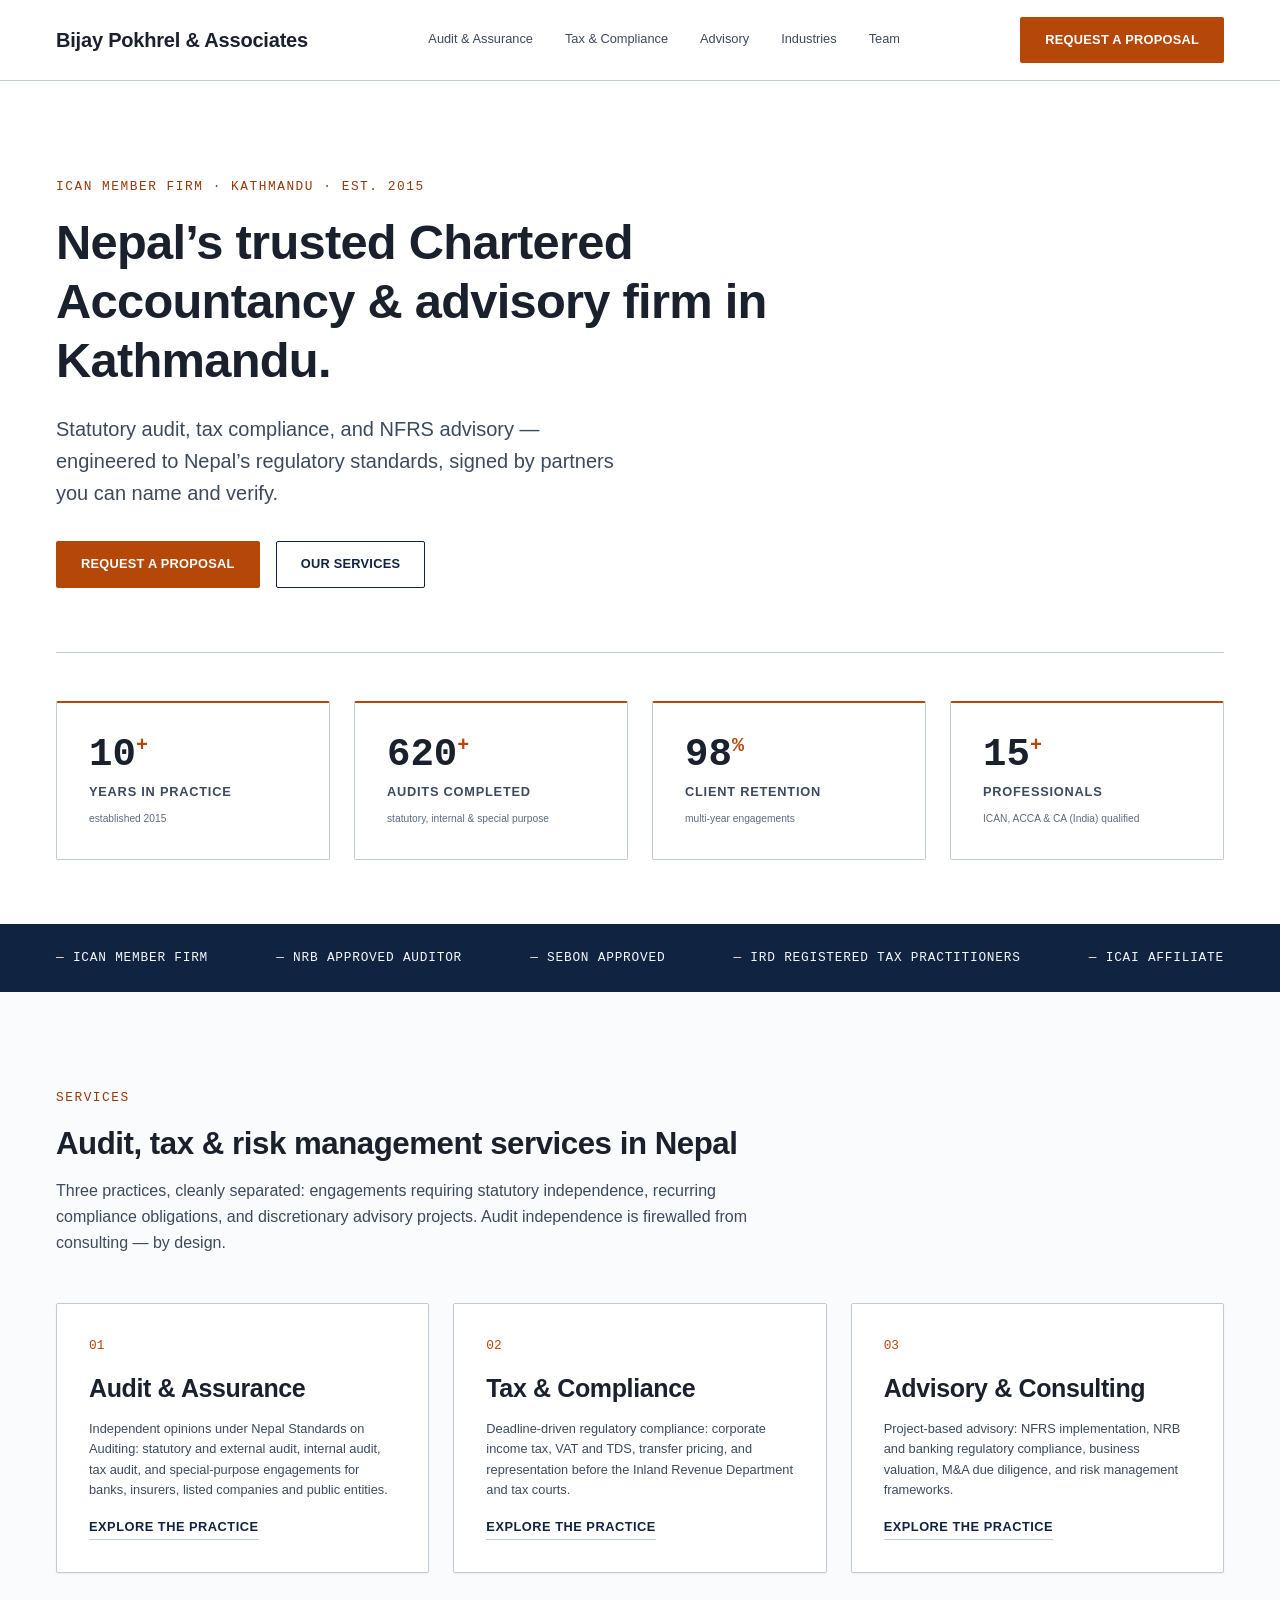
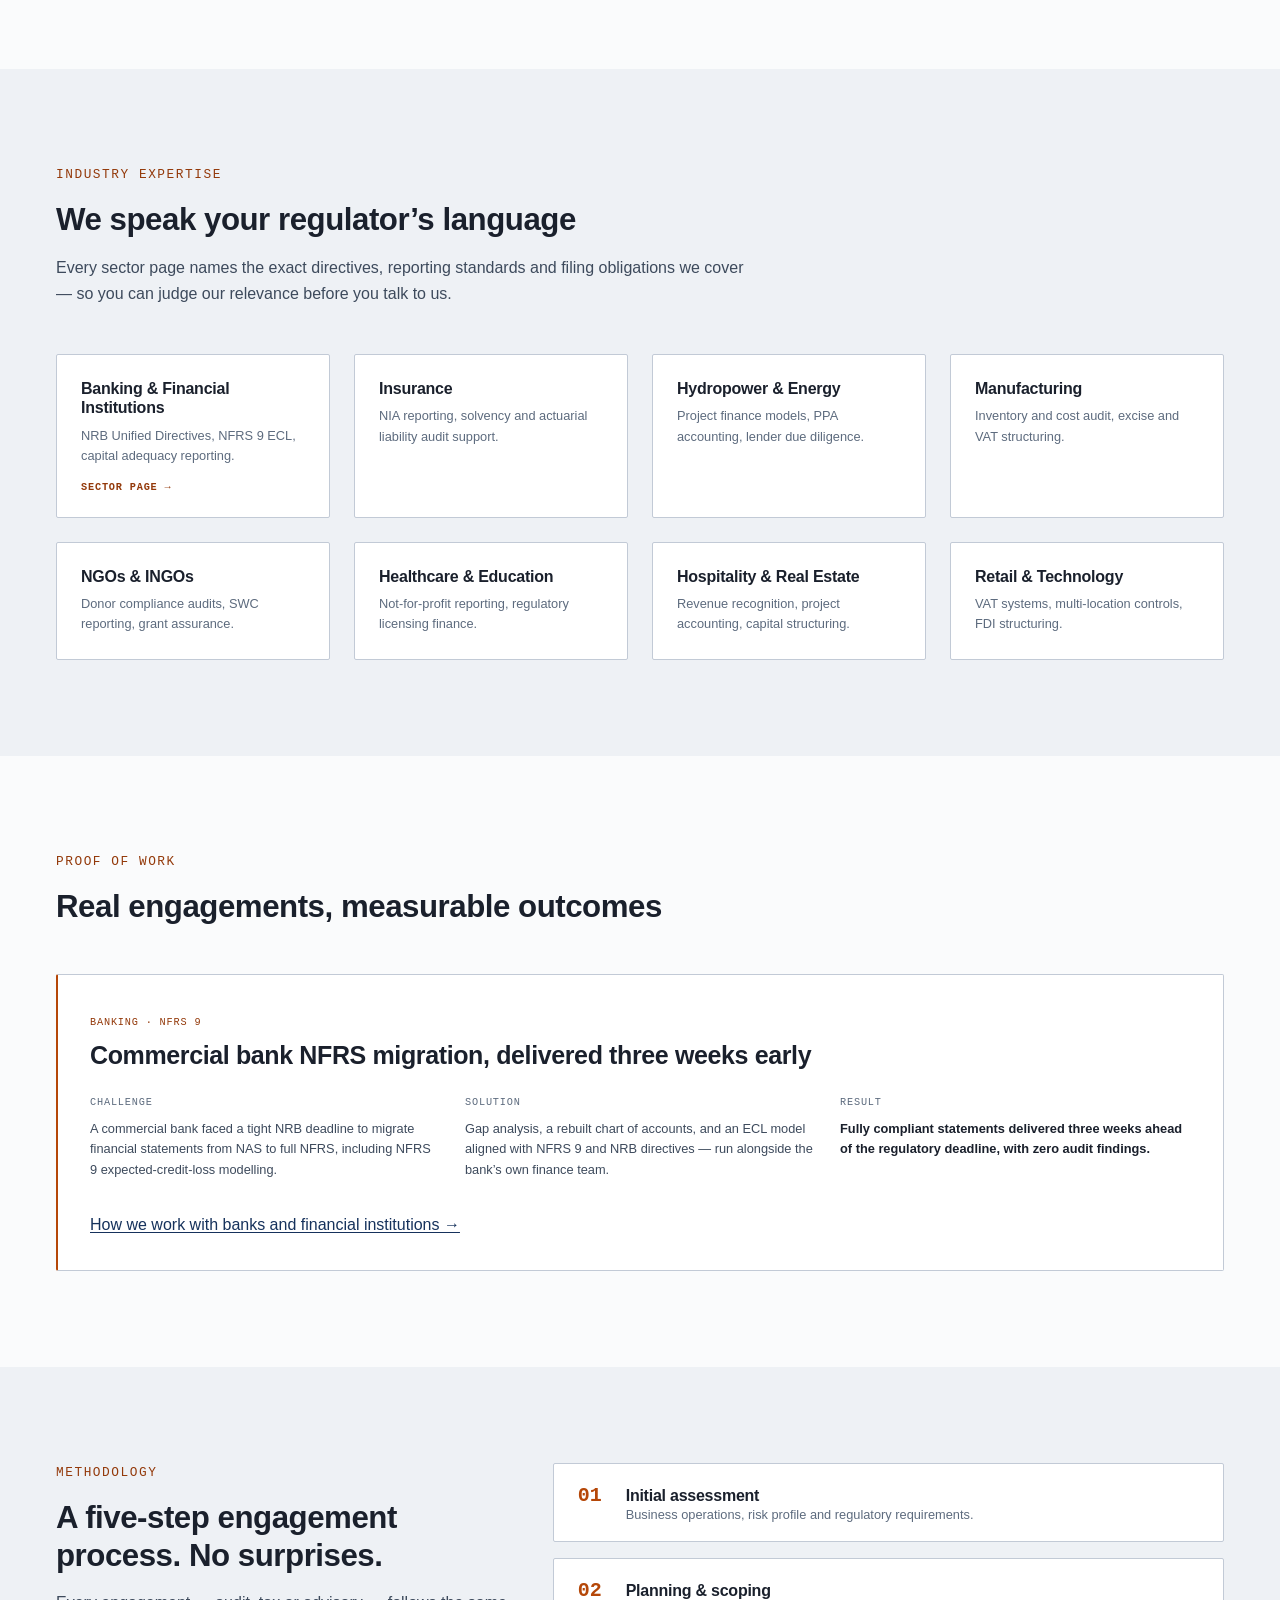
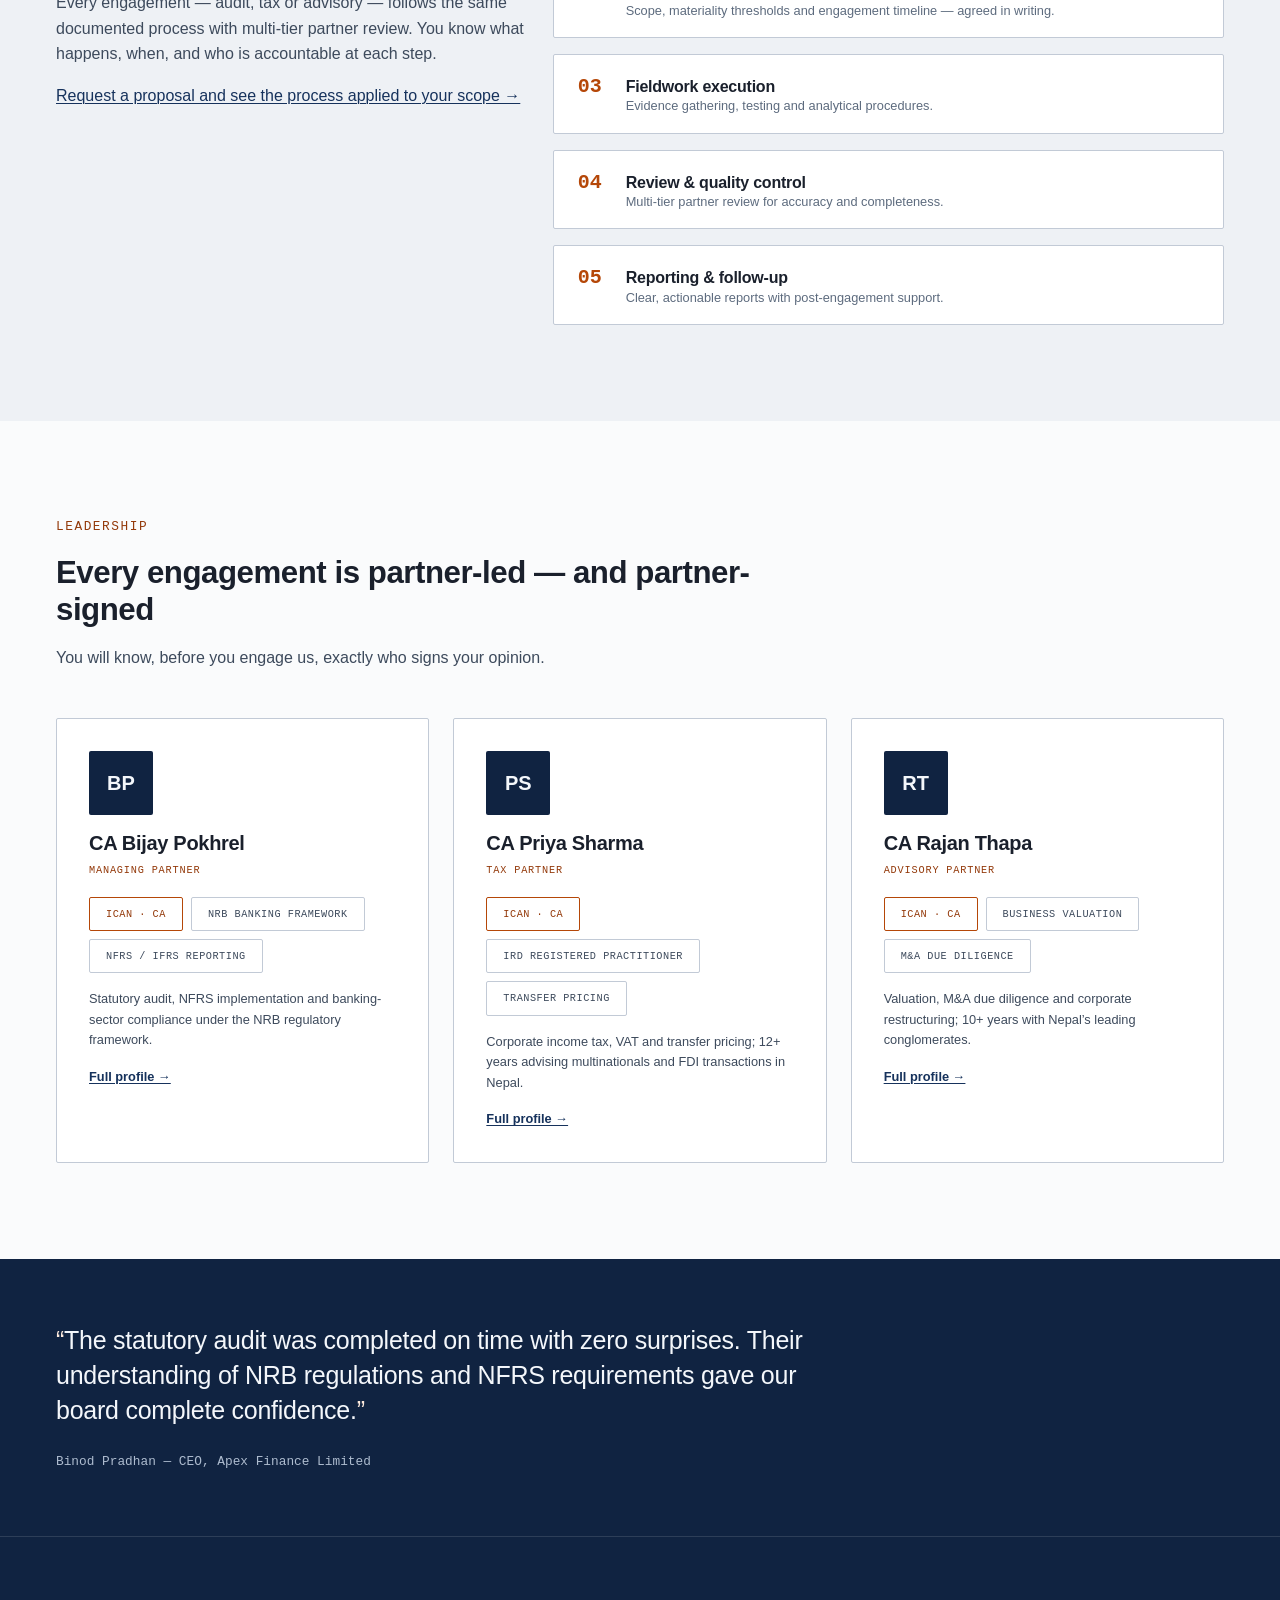
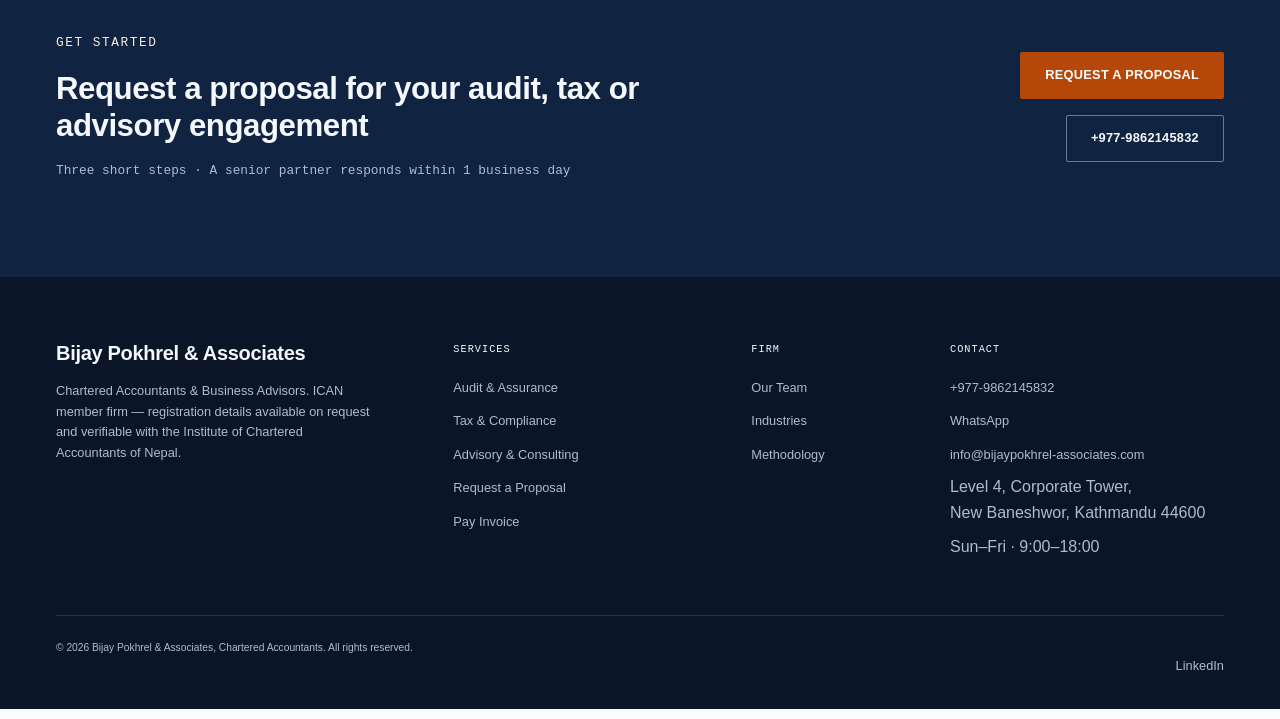
<file: index.html>
<!DOCTYPE html>
<html lang="en">
<head>
<meta charset="UTF-8">
<meta name="viewport" content="width=device-width, initial-scale=1.0">
<title>Bijay Pokhrel &amp; Associates | Chartered Accountants &amp; Business Advisors in Kathmandu</title>
<meta name="description" content="ICAN member Chartered Accountancy firm in Kathmandu, Nepal. Statutory audit, tax compliance, NFRS implementation, NRB regulatory advisory. A partner responds within 1 business day.">
<meta name="author" content="Bijay Pokhrel & Associates">
<meta name="robots" content="index, follow">
<link rel="canonical" href="https://www.bijaypokhrel-associates.com/">

<meta property="og:type" content="website">
<meta property="og:url" content="https://www.bijaypokhrel-associates.com/">
<meta property="og:title" content="Bijay Pokhrel &amp; Associates | Chartered Accountants, Kathmandu">
<meta property="og:description" content="Audit, tax and advisory services engineered to Nepal's regulatory standards. ICAN member firm, NRB and SEBON approved.">
<meta name="twitter:card" content="summary">

<!-- Organization + ProfessionalService graph: professional authority + local search -->
<script type="application/ld+json">
{
  "@context": "https://schema.org",
  "@graph": [
    {
      "@type": "Organization",
      "@id": "https://www.bijaypokhrel-associates.com/#organization",
      "name": "Bijay Pokhrel & Associates, Chartered Accountants",
      "legalName": "Bijay Pokhrel & Associates",
      "url": "https://www.bijaypokhrel-associates.com",
      "foundingDate": "2015",
      "founder": {
        "@type": "Person",
        "@id": "https://www.bijaypokhrel-associates.com/#bijay-pokhrel",
        "name": "Bijay Pokhrel",
        "honorificPrefix": "CA",
        "jobTitle": "Managing Partner",
        "sameAs": "https://www.linkedin.com/in/bijay-pokhrel-8b09981b9"
      },
      "numberOfEmployees": { "@type": "QuantitativeValue", "minValue": 15 },
      "memberOf": [
        { "@type": "Organization", "name": "Institute of Chartered Accountants of Nepal (ICAN)" }
      ],
      "sameAs": ["https://www.linkedin.com/in/bijay-pokhrel-8b09981b9"]
    },
    {
      "@type": ["ProfessionalService", "AccountingService"],
      "@id": "https://www.bijaypokhrel-associates.com/#service",
      "name": "Bijay Pokhrel & Associates, Chartered Accountants",
      "parentOrganization": { "@id": "https://www.bijaypokhrel-associates.com/#organization" },
      "url": "https://www.bijaypokhrel-associates.com",
      "telephone": "+977-9862145832",
      "email": "info@bijaypokhrel-associates.com",
      "priceRange": "$$",
      "address": {
        "@type": "PostalAddress",
        "streetAddress": "Level 4, Corporate Tower, New Baneshwor",
        "addressLocality": "Kathmandu",
        "addressRegion": "Bagmati Province",
        "postalCode": "44600",
        "addressCountry": "NP"
      },
      "geo": { "@type": "GeoCoordinates", "latitude": 27.6885, "longitude": 85.3358 },
      "areaServed": [
        { "@type": "Country", "name": "Nepal" },
        { "@type": "City", "name": "Kathmandu" },
        { "@type": "City", "name": "Lalitpur" },
        { "@type": "City", "name": "Bhaktapur" }
      ],
      "knowsAbout": [
        "Statutory Audit", "Internal Audit", "NFRS Implementation",
        "IFRS Financial Reporting", "Corporate Tax Planning", "VAT Compliance",
        "Transfer Pricing", "Nepal Rastra Bank Directives", "SEBON Regulations",
        "Risk Management", "Business Valuation", "Due Diligence",
        "Financial Transparency", "Regulatory Compliance"
      ],
      "hasOfferCatalog": {
        "@type": "OfferCatalog",
        "name": "Professional Services",
        "itemListElement": [
          { "@type": "Offer", "itemOffered": { "@type": "Service", "name": "Audit & Assurance", "url": "https://www.bijaypokhrel-associates.com/audit-assurance.html" } },
          { "@type": "Offer", "itemOffered": { "@type": "Service", "name": "Tax & Compliance", "url": "https://www.bijaypokhrel-associates.com/tax-compliance.html" } },
          { "@type": "Offer", "itemOffered": { "@type": "Service", "name": "Advisory & Consulting", "url": "https://www.bijaypokhrel-associates.com/advisory.html" } }
        ]
      },
      "openingHoursSpecification": {
        "@type": "OpeningHoursSpecification",
        "dayOfWeek": ["Sunday","Monday","Tuesday","Wednesday","Thursday","Friday"],
        "opens": "09:00",
        "closes": "18:00"
      },
      "sameAs": ["https://www.linkedin.com/in/bijay-pokhrel-8b09981b9"]
    }
  ]
}
</script>

<!-- FAQ Schema -->
<script type="application/ld+json">
{
  "@context": "https://schema.org",
  "@type": "FAQPage",
  "mainEntity": [
    {
      "@type": "Question",
      "name": "What chartered accountancy services does Bijay Pokhrel & Associates offer in Nepal?",
      "acceptedAnswer": { "@type": "Answer", "text": "We provide statutory and internal audit, NFRS implementation and reporting, tax advisory and compliance, NRB and banking compliance, and corporate and transaction advisory services across Nepal." }
    },
    {
      "@type": "Question",
      "name": "Is Bijay Pokhrel & Associates an ICAN-registered audit firm?",
      "acceptedAnswer": { "@type": "Answer", "text": "Yes, we are a member firm of the Institute of Chartered Accountants of Nepal (ICAN) and an approved auditor under Nepal Rastra Bank and SEBON regulations." }
    },
    {
      "@type": "Question",
      "name": "Which industries does the firm serve?",
      "acceptedAnswer": { "@type": "Answer", "text": "We serve banking and finance, insurance, manufacturing, hydropower and energy, healthcare, education, hospitality, real estate, retail, and NGOs/INGOs." }
    },
    {
      "@type": "Question",
      "name": "How can I request a proposal from the firm?",
      "acceptedAnswer": { "@type": "Answer", "text": "Use the Request a Proposal form on our website, call +977-9862145832, or email info@bijaypokhrel-associates.com. A senior partner responds within 1 business day." }
    }
  ]
}
</script>

<link rel="stylesheet" href="assets/design-system.css">
<link rel="stylesheet" href="assets/site.css">
</head>
<body>

<a class="skip-link" href="#main">Skip to content</a>

<!-- ================= HEADER ================= -->
<header class="site-header" id="siteHeader">
    <div class="container site-header__inner">
        <a class="site-header__logo" href="index.html">Bijay Pokhrel &amp; Associates</a>
        <button class="site-header__toggle" id="navToggle" aria-expanded="false" aria-controls="primaryNav">Menu</button>
        <nav class="site-header__nav" id="primaryNav" aria-label="Primary">
            <a href="audit-assurance.html">Audit &amp; Assurance</a>
            <a href="tax-compliance.html">Tax &amp; Compliance</a>
            <a href="advisory.html">Advisory</a>
            <a href="industry-banking.html">Industries</a>
            <a href="team.html">Team</a>
        </nav>
        <a class="btn btn--primary site-header__cta" href="proposal.html">Request a Proposal</a>
    </div>
</header>

<main id="main">

<!-- ================= 1. HERO + STATS =================
     Numbers anchor credibility before any marketing copy is read. -->
<section class="hero">
    <div class="container">
        <span class="kicker">ICAN Member Firm · Kathmandu · Est. 2015</span>
        <h1>Nepal&rsquo;s trusted Chartered Accountancy &amp; advisory firm in Kathmandu.</h1>
        <p class="hero__lead">Statutory audit, tax compliance, and NFRS advisory — engineered to
           Nepal&rsquo;s regulatory standards, signed by partners you can name and verify.</p>
        <div class="hero__actions">
            <a class="btn btn--primary" href="proposal.html">Request a Proposal</a>
            <a class="btn btn--ghost" href="#services">Our Services</a>
        </div>

        <div class="hero__stats">
            <div class="data-card">
                <span class="data-card__value">10<sup>+</sup></span>
                <span class="data-card__label">Years in Practice</span>
                <span class="data-card__context">established 2015</span>
            </div>
            <div class="data-card">
                <span class="data-card__value">620<sup>+</sup></span>
                <span class="data-card__label">Audits Completed</span>
                <span class="data-card__context">statutory, internal &amp; special purpose</span>
            </div>
            <div class="data-card">
                <span class="data-card__value">98<sup>%</sup></span>
                <span class="data-card__label">Client Retention</span>
                <span class="data-card__context">multi-year engagements</span>
            </div>
            <div class="data-card">
                <span class="data-card__value">15<sup>+</sup></span>
                <span class="data-card__label">Professionals</span>
                <span class="data-card__context">ICAN, ACCA &amp; CA (India) qualified</span>
            </div>
        </div>
    </div>
</section>

<!-- ================= 2. CREDENTIALS RIBBON =================
     Regulatory approval is the license to be considered at all —
     placed before services so everything after reads as "approved firm says". -->
<aside class="ribbon" aria-label="Regulatory credentials">
    <div class="container">
        <ul>
            <li>ICAN Member Firm</li>
            <li>NRB Approved Auditor</li>
            <li>SEBON Approved</li>
            <li>IRD Registered Tax Practitioners</li>
            <li>ICAI Affiliate</li>
        </ul>
    </div>
</aside>

<!-- ================= 3. SERVICES: THREE PILLARS ================= -->
<section class="section" id="services">
    <div class="container">
        <div class="section__intro">
            <span class="kicker">Services</span>
            <h2>Audit, tax &amp; risk management services in Nepal</h2>
            <p>Three practices, cleanly separated: engagements requiring statutory independence,
               recurring compliance obligations, and discretionary advisory projects. Audit
               independence is firewalled from consulting — by design.</p>
        </div>
        <div class="grid">
            <article class="service-card col-4">
                <span class="service-card__index">01</span>
                <h3 class="service-card__title">Audit &amp; Assurance</h3>
                <p class="service-card__body">Independent opinions under Nepal Standards on Auditing:
                   statutory and external audit, internal audit, tax audit, and special-purpose
                   engagements for banks, insurers, listed companies and public entities.</p>
                <a class="service-card__link" href="audit-assurance.html">Explore the practice</a>
            </article>
            <article class="service-card col-4">
                <span class="service-card__index">02</span>
                <h3 class="service-card__title">Tax &amp; Compliance</h3>
                <p class="service-card__body">Deadline-driven regulatory compliance: corporate income
                   tax, VAT and TDS, transfer pricing, and representation before the Inland Revenue
                   Department and tax courts.</p>
                <a class="service-card__link" href="tax-compliance.html">Explore the practice</a>
            </article>
            <article class="service-card col-4">
                <span class="service-card__index">03</span>
                <h3 class="service-card__title">Advisory &amp; Consulting</h3>
                <p class="service-card__body">Project-based advisory: NFRS implementation, NRB and
                   banking regulatory compliance, business valuation, M&amp;A due diligence, and risk
                   management frameworks.</p>
                <a class="service-card__link" href="advisory.html">Explore the practice</a>
            </article>
        </div>
    </div>
</section>

<!-- ================= 4. INDUSTRY EXPERTISE =================
     The trust-funnel entry point: sector relevance shortlists a firm. -->
<section class="section section--alt" id="industries">
    <div class="container">
        <div class="section__intro">
            <span class="kicker">Industry Expertise</span>
            <h2>We speak your regulator&rsquo;s language</h2>
            <p>Every sector page names the exact directives, reporting standards and filing
               obligations we cover — so you can judge our relevance before you talk to us.</p>
        </div>
        <div class="grid">
            <a class="tile col-3" href="industry-banking.html">
                <h3>Banking &amp; Financial Institutions</h3>
                <p>NRB Unified Directives, NFRS 9 ECL, capital adequacy reporting.</p>
                <span class="tile__go">Sector page →</span>
            </a>
            <div class="tile col-3">
                <h3>Insurance</h3>
                <p>NIA reporting, solvency and actuarial liability audit support.</p>
            </div>
            <div class="tile col-3">
                <h3>Hydropower &amp; Energy</h3>
                <p>Project finance models, PPA accounting, lender due diligence.</p>
            </div>
            <div class="tile col-3">
                <h3>Manufacturing</h3>
                <p>Inventory and cost audit, excise and VAT structuring.</p>
            </div>
            <div class="tile col-3">
                <h3>NGOs &amp; INGOs</h3>
                <p>Donor compliance audits, SWC reporting, grant assurance.</p>
            </div>
            <div class="tile col-3">
                <h3>Healthcare &amp; Education</h3>
                <p>Not-for-profit reporting, regulatory licensing finance.</p>
            </div>
            <div class="tile col-3">
                <h3>Hospitality &amp; Real Estate</h3>
                <p>Revenue recognition, project accounting, capital structuring.</p>
            </div>
            <div class="tile col-3">
                <h3>Retail &amp; Technology</h3>
                <p>VAT systems, multi-location controls, FDI structuring.</p>
            </div>
        </div>
    </div>
</section>

<!-- ================= 5. FEATURED CASE STUDY =================
     One strong quantified story, immediately after relevance. -->
<section class="section" id="case-study">
    <div class="container">
        <div class="section__intro">
            <span class="kicker">Proof of Work</span>
            <h2>Real engagements, measurable outcomes</h2>
        </div>
        <article class="case-study">
            <span class="case-study__tag">Banking · NFRS 9</span>
            <h3>Commercial bank NFRS migration, delivered three weeks early</h3>
            <dl>
                <div>
                    <dt>Challenge</dt>
                    <dd>A commercial bank faced a tight NRB deadline to migrate financial statements
                        from NAS to full NFRS, including NFRS 9 expected-credit-loss modelling.</dd>
                </div>
                <div>
                    <dt>Solution</dt>
                    <dd>Gap analysis, a rebuilt chart of accounts, and an ECL model aligned with
                        NFRS 9 and NRB directives — run alongside the bank&rsquo;s own finance team.</dd>
                </div>
                <div>
                    <dt>Result</dt>
                    <dd class="case-study__result">Fully compliant statements delivered three weeks ahead
                        of the regulatory deadline, with zero audit findings.</dd>
                </div>
            </dl>
            <p class="mt-4"><a href="industry-banking.html">How we work with banks and financial institutions →</a></p>
        </article>
    </div>
</section>

<!-- ================= 6. METHODOLOGY =================
     Process transparency answers "what is it like to work with you". -->
<section class="section section--alt" id="methodology">
    <div class="container">
        <div class="grid">
            <div class="col-5">
                <span class="kicker">Methodology</span>
                <h2>A five-step engagement process. No surprises.</h2>
                <p class="mt-2">Every engagement — audit, tax or advisory — follows the same
                   documented process with multi-tier partner review. You know what happens,
                   when, and who is accountable at each step.</p>
                <p class="mt-2"><a href="proposal.html">Request a proposal and see the process applied to your scope →</a></p>
            </div>
            <div class="col-7">
                <ol class="steps">
                    <li class="step"><div><h3>Initial assessment</h3><p>Business operations, risk profile and regulatory requirements.</p></div></li>
                    <li class="step"><div><h3>Planning &amp; scoping</h3><p>Scope, materiality thresholds and engagement timeline — agreed in writing.</p></div></li>
                    <li class="step"><div><h3>Fieldwork execution</h3><p>Evidence gathering, testing and analytical procedures.</p></div></li>
                    <li class="step"><div><h3>Review &amp; quality control</h3><p>Multi-tier partner review for accuracy and completeness.</p></div></li>
                    <li class="step"><div><h3>Reporting &amp; follow-up</h3><p>Clear, actionable reports with post-engagement support.</p></div></li>
                </ol>
            </div>
        </div>
    </div>
</section>

<!-- ================= 7. PARTNERS STRIP =================
     Accountability: faces + verifiable credentials as the closer. -->
<section class="section" id="partners">
    <div class="container">
        <div class="section__intro">
            <span class="kicker">Leadership</span>
            <h2>Every engagement is partner-led — and partner-signed</h2>
            <p>You will know, before you engage us, exactly who signs your opinion.</p>
        </div>
        <div class="grid">
            <article class="partner-card col-4">
                <div class="monogram" aria-hidden="true">BP</div>
                <div>
                    <h3>CA Bijay Pokhrel</h3>
                    <span class="partner-card__role">Managing Partner</span>
                </div>
                <ul class="badge-list">
                    <li class="badge--verified">ICAN · CA</li>
                    <li>NRB Banking Framework</li>
                    <li>NFRS / IFRS Reporting</li>
                </ul>
                <p>Statutory audit, NFRS implementation and banking-sector compliance under the
                   NRB regulatory framework.</p>
                <a href="team.html#bijay-pokhrel">Full profile →</a>
            </article>
            <article class="partner-card col-4">
                <div class="monogram" aria-hidden="true">PS</div>
                <div>
                    <h3>CA Priya Sharma</h3>
                    <span class="partner-card__role">Tax Partner</span>
                </div>
                <ul class="badge-list">
                    <li class="badge--verified">ICAN · CA</li>
                    <li>IRD Registered Practitioner</li>
                    <li>Transfer Pricing</li>
                </ul>
                <p>Corporate income tax, VAT and transfer pricing; 12+ years advising
                   multinationals and FDI transactions in Nepal.</p>
                <a href="team.html#priya-sharma">Full profile →</a>
            </article>
            <article class="partner-card col-4">
                <div class="monogram" aria-hidden="true">RT</div>
                <div>
                    <h3>CA Rajan Thapa</h3>
                    <span class="partner-card__role">Advisory Partner</span>
                </div>
                <ul class="badge-list">
                    <li class="badge--verified">ICAN · CA</li>
                    <li>Business Valuation</li>
                    <li>M&amp;A Due Diligence</li>
                </ul>
                <p>Valuation, M&amp;A due diligence and corporate restructuring; 10+ years with
                   Nepal&rsquo;s leading conglomerates.</p>
                <a href="team.html#rajan-thapa">Full profile →</a>
            </article>
        </div>
    </div>
</section>

<!-- ================= 8. TESTIMONIAL =================
     Third-party voice adjacent to the final CTA — the last objection-handler. -->
<section class="section section--inverted section--compact" id="testimonial">
    <div class="container">
        <figure class="quote">
            <blockquote>The statutory audit was completed on time with zero surprises. Their
                understanding of NRB regulations and NFRS requirements gave our board complete
                confidence.</blockquote>
            <figcaption>Binod Pradhan — CEO, Apex Finance Limited</figcaption>
        </figure>
    </div>
</section>

<!-- ================= 9. PROPOSAL CTA ================= -->
<section class="section section--inverted cta-band" id="cta" style="border-top: 1px solid rgba(255,255,255,0.12);">
    <div class="container">
        <div class="grid">
            <div class="col-8">
                <span class="kicker">Get Started</span>
                <h2>Request a proposal for your audit, tax or advisory engagement</h2>
                <p class="cta-band__sla">Three short steps · A senior partner responds within 1 business day</p>
            </div>
            <div class="col-4 cta-band__actions">
                <a class="btn btn--primary" href="proposal.html">Request a Proposal</a>
                <a class="btn btn--ghost" style="color:#f4f7fb;border-color:rgba(255,255,255,0.4);" href="tel:+9779862145832">+977-9862145832</a>
            </div>
        </div>
    </div>
</section>

</main>

<!-- ================= 10. FOOTER ================= -->
<footer class="site-footer">
    <div class="container">
        <div class="grid">
            <div class="col-4 footer-brand">
                <h2>Bijay Pokhrel &amp; Associates</h2>
                <p>Chartered Accountants &amp; Business Advisors. ICAN member firm —
                   registration details available on request and verifiable with the
                   Institute of Chartered Accountants of Nepal.</p>
            </div>
            <div class="col-3">
                <p class="footer-heading">Services</p>
                <ul>
                    <li><a href="audit-assurance.html">Audit &amp; Assurance</a></li>
                    <li><a href="tax-compliance.html">Tax &amp; Compliance</a></li>
                    <li><a href="advisory.html">Advisory &amp; Consulting</a></li>
                    <li><a href="proposal.html">Request a Proposal</a></li>
                    <li><a href="pay.html">Pay Invoice</a></li>
                </ul>
            </div>
            <div class="col-2">
                <p class="footer-heading">Firm</p>
                <ul>
                    <li><a href="team.html">Our Team</a></li>
                    <li><a href="industry-banking.html">Industries</a></li>
                    <li><a href="index.html#methodology">Methodology</a></li>
                </ul>
            </div>
            <div class="col-3">
                <p class="footer-heading">Contact</p>
                <ul>
                    <li><a href="tel:+9779862145832">+977-9862145832</a></li>
                    <li><a href="https://wa.me/9779862145832" target="_blank" rel="noopener noreferrer">WhatsApp</a></li>
                    <li><a href="mailto:info@bijaypokhrel-associates.com">info@bijaypokhrel-associates.com</a></li>
                    <li>Level 4, Corporate Tower,<br>New Baneshwor, Kathmandu 44600</li>
                    <li>Sun–Fri · 9:00–18:00</li>
                </ul>
            </div>
        </div>
        <div class="footer-bottom">
            <p>&copy; 2026 Bijay Pokhrel &amp; Associates, Chartered Accountants. All rights reserved.</p>
            <p><a href="https://www.linkedin.com/in/bijay-pokhrel-8b09981b9" rel="noopener" target="_blank">LinkedIn</a></p>
        </div>
    </div>
</footer>

<!-- Mobile sticky CTA bar — visible only on small screens -->
<div class="mobile-cta-bar" aria-label="Quick contact">
    <a class="btn btn--primary" href="proposal.html">Get a Proposal</a>
    <a class="btn btn--wa" href="https://wa.me/9779862145832?text=Hi%2C%20I%27d%20like%20to%20enquire%20about%20your%20CA%20services." target="_blank" rel="noopener noreferrer">
        <svg aria-hidden="true" width="14" height="14" viewBox="0 0 24 24" fill="currentColor"><path d="M17.472 14.382c-.297-.149-1.758-.867-2.03-.967-.273-.099-.471-.148-.67.15-.197.297-.767.966-.94 1.164-.173.199-.347.223-.644.075-.297-.15-1.255-.463-2.39-1.475-.883-.788-1.48-1.761-1.653-2.059-.173-.297-.018-.458.13-.606.134-.133.298-.347.446-.52.149-.174.198-.298.298-.497.099-.198.05-.371-.025-.52-.075-.149-.669-1.612-.916-2.207-.242-.579-.487-.5-.669-.51-.173-.008-.371-.01-.57-.01-.198 0-.52.074-.792.372-.272.297-1.04 1.016-1.04 2.479 0 1.462 1.065 2.875 1.213 3.074.149.198 2.096 3.2 5.077 4.487.709.306 1.262.489 1.694.625.712.227 1.36.195 1.871.118.571-.085 1.758-.719 2.006-1.413.248-.694.248-1.289.173-1.413-.074-.124-.272-.198-.57-.347m-5.421 7.403h-.004a9.87 9.87 0 0 1-5.031-1.378l-.361-.214-3.741.982.998-3.648-.235-.374a9.86 9.86 0 0 1-1.51-5.26c.001-5.45 4.436-9.884 9.888-9.884 2.64 0 5.122 1.03 6.988 2.898a9.825 9.825 0 0 1 2.893 6.994c-.003 5.45-4.437 9.884-9.885 9.884m8.413-18.297A11.815 11.815 0 0 0 12.05 0C5.495 0 .16 5.335.157 11.892c0 2.096.547 4.142 1.588 5.945L.057 24l6.305-1.654a11.882 11.882 0 0 0 5.683 1.448h.005c6.554 0 11.89-5.335 11.893-11.893a11.821 11.821 0 0 0-3.48-8.413z"/></svg>
        WhatsApp
    </a>
    <a class="btn btn--ghost" href="tel:+9779862145832">Call</a>
</div>

<script src="assets/site.js"></script>
</body>
</html>
</file>
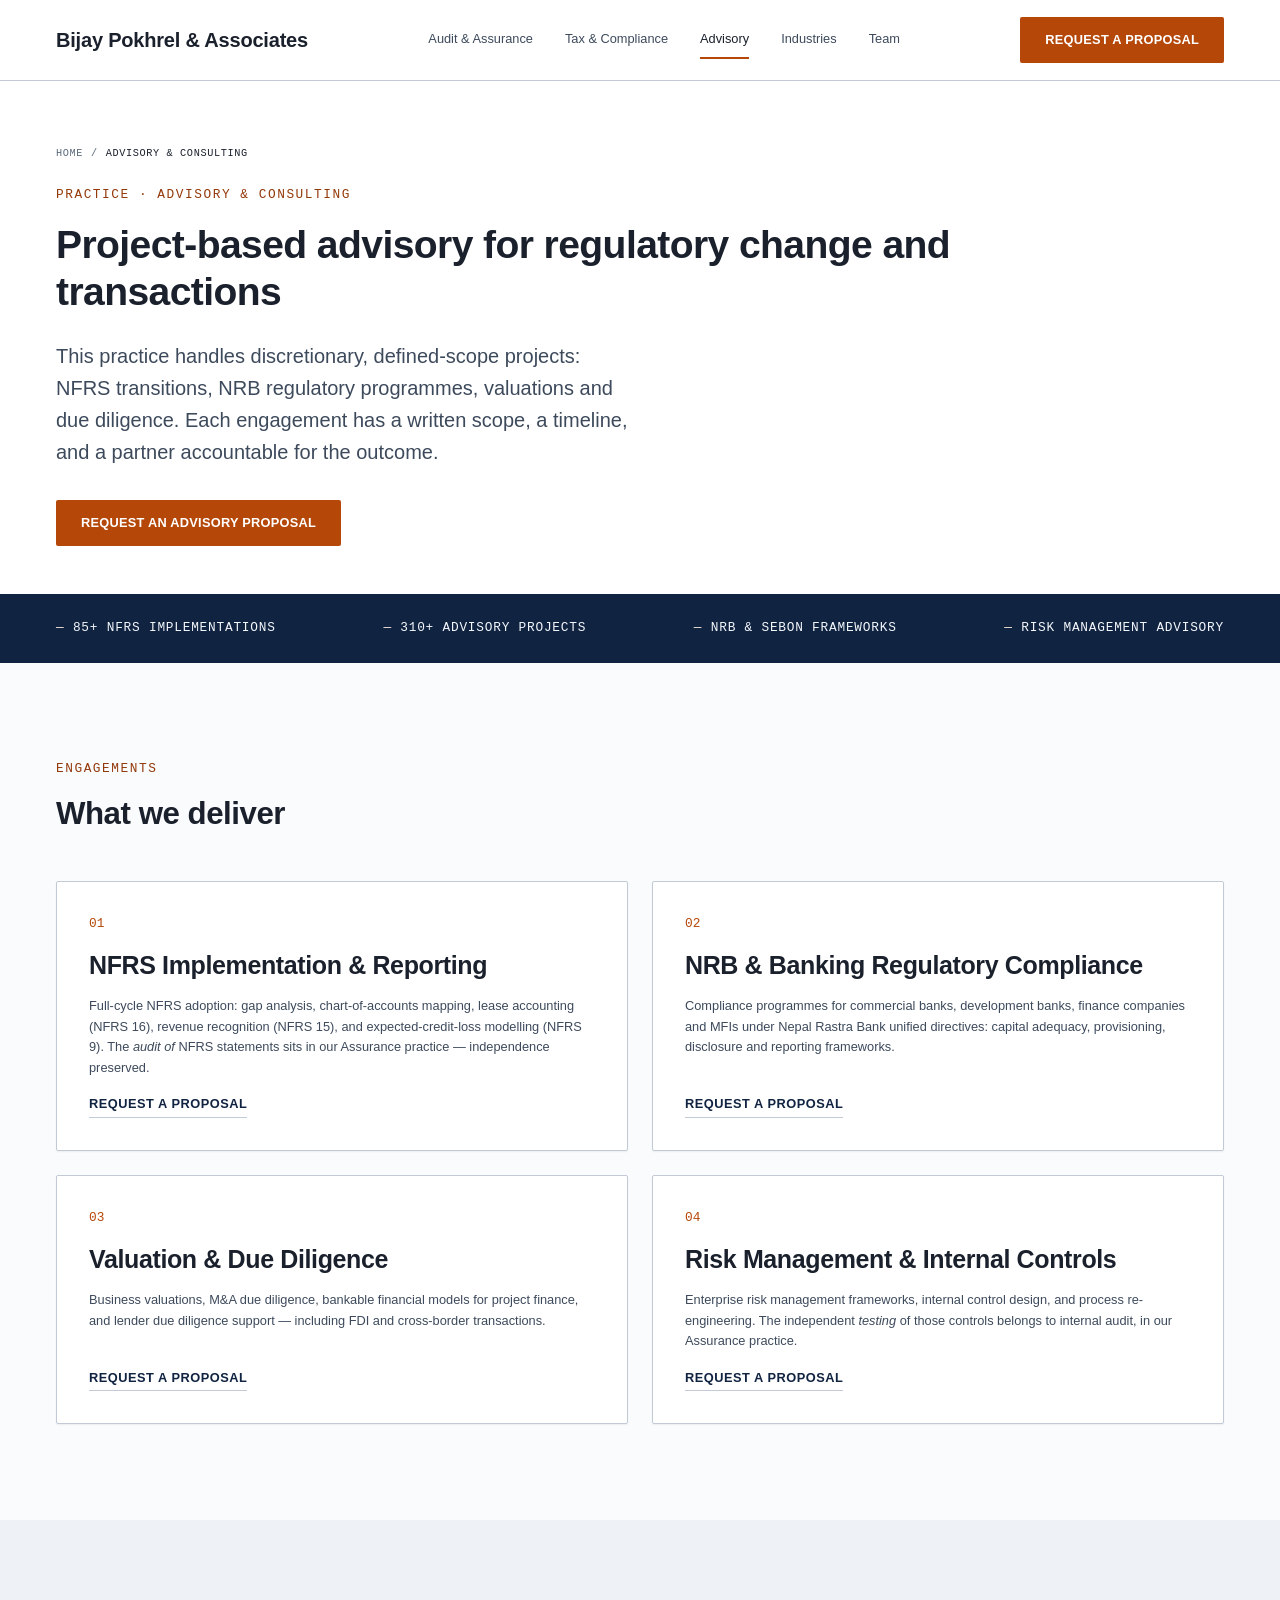
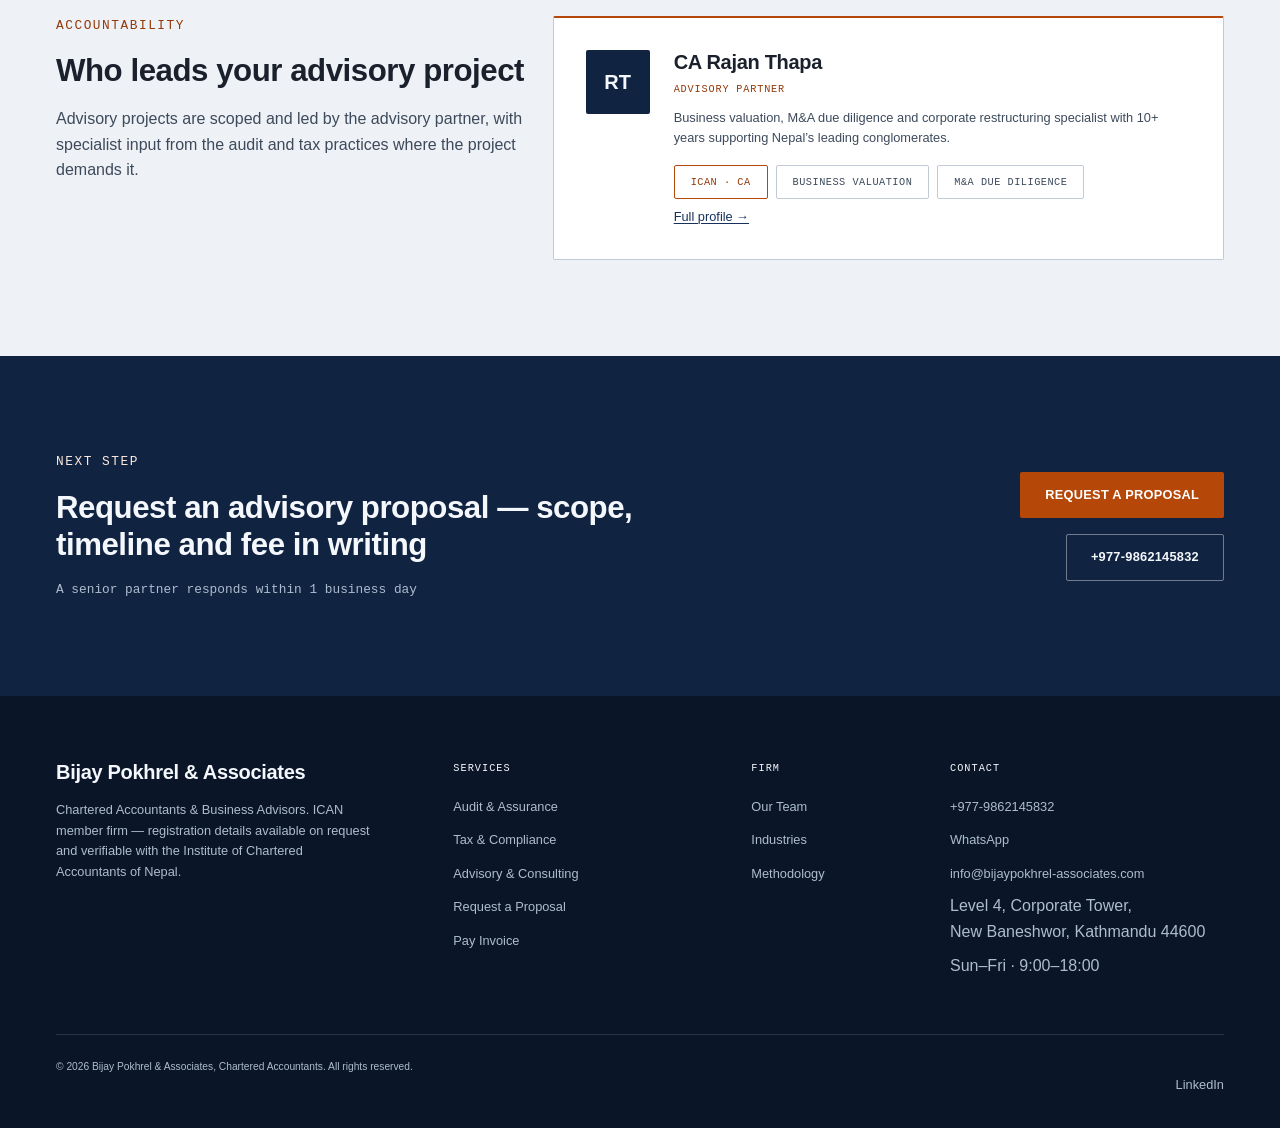
<file: advisory.html>
<!DOCTYPE html>
<html lang="en">
<head>
<meta charset="UTF-8">
<meta name="viewport" content="width=device-width, initial-scale=1.0">
<title>Advisory &amp; Consulting Services in Nepal | NFRS, NRB Compliance, Valuation | Bijay Pokhrel &amp; Associates</title>
<meta name="description" content="NFRS implementation, NRB banking regulatory advisory, business valuation, M&amp;A due diligence and risk management frameworks in Nepal. Project-based, partner-led.">
<meta name="robots" content="index, follow">
<link rel="canonical" href="https://www.bijaypokhrel-associates.com/advisory.html">

<meta property="og:type" content="website">
<meta property="og:url" content="https://www.bijaypokhrel-associates.com/advisory.html">
<meta property="og:title" content="Advisory &amp; Consulting Services in Nepal | Bijay Pokhrel &amp; Associates">
<meta property="og:description" content="NFRS implementation, NRB banking regulatory advisory, business valuation, M&amp;A due diligence and risk management frameworks in Nepal. Project-based, partner-led.">
<meta name="twitter:card" content="summary">
<script type="application/ld+json">
{
  "@context": "https://schema.org",
  "@type": "Service",
  "name": "Advisory & Consulting",
  "serviceType": "NFRS Implementation, NRB Regulatory Advisory, Business Valuation, Due Diligence, Risk Management",
  "provider": { "@id": "https://www.bijaypokhrel-associates.com/#organization" },
  "areaServed": { "@type": "Country", "name": "Nepal" },
  "url": "https://www.bijaypokhrel-associates.com/advisory.html"
}
</script>
<link rel="stylesheet" href="assets/design-system.css">
<link rel="stylesheet" href="assets/site.css">
</head>
<body>

<a class="skip-link" href="#main">Skip to content</a>

<header class="site-header" id="siteHeader">
    <div class="container site-header__inner">
        <a class="site-header__logo" href="index.html">Bijay Pokhrel &amp; Associates</a>
        <button class="site-header__toggle" id="navToggle" aria-expanded="false" aria-controls="primaryNav">Menu</button>
        <nav class="site-header__nav" id="primaryNav" aria-label="Primary">
            <a href="audit-assurance.html">Audit &amp; Assurance</a>
            <a href="tax-compliance.html">Tax &amp; Compliance</a>
            <a href="advisory.html" aria-current="page">Advisory</a>
            <a href="industry-banking.html">Industries</a>
            <a href="team.html">Team</a>
        </nav>
        <a class="btn btn--primary site-header__cta" href="proposal.html?service=Advisory+%26+Consulting">Request a Proposal</a>
    </div>
</header>

<main id="main">

<section class="page-hero">
    <div class="container">
        <nav class="breadcrumbs" aria-label="Breadcrumb">
            <ol>
                <li><a href="index.html">Home</a></li>
                <li><span aria-current="page">Advisory &amp; Consulting</span></li>
            </ol>
        </nav>
        <span class="kicker">Practice · Advisory &amp; Consulting</span>
        <h1>Project-based advisory for regulatory change and transactions</h1>
        <p class="hero__lead">This practice handles discretionary, defined-scope projects: NFRS
           transitions, NRB regulatory programmes, valuations and due diligence. Each engagement
           has a written scope, a timeline, and a partner accountable for the outcome.</p>
        <div class="hero__actions">
            <a class="btn btn--primary" href="proposal.html?service=Advisory+%26+Consulting">Request an Advisory Proposal</a>
        </div>
    </div>
</section>

<aside class="ribbon" aria-label="Track record">
    <div class="container">
        <ul>
            <li>85+ NFRS Implementations</li>
            <li>310+ Advisory Projects</li>
            <li>NRB &amp; SEBON Frameworks</li>
            <li>Risk Management Advisory</li>
        </ul>
    </div>
</aside>

<section class="section">
    <div class="container">
        <div class="section__intro">
            <span class="kicker">Engagements</span>
            <h2>What we deliver</h2>
        </div>
        <div class="grid">
            <article class="service-card col-6">
                <span class="service-card__index">01</span>
                <h3 class="service-card__title">NFRS Implementation &amp; Reporting</h3>
                <p class="service-card__body">Full-cycle NFRS adoption: gap analysis, chart-of-accounts
                   mapping, lease accounting (NFRS 16), revenue recognition (NFRS 15), and
                   expected-credit-loss modelling (NFRS 9). The <em>audit of</em> NFRS statements sits
                   in our Assurance practice — independence preserved.</p>
                <a class="service-card__link" href="proposal.html?service=Advisory+%26+Consulting">Request a proposal</a>
            </article>
            <article class="service-card col-6">
                <span class="service-card__index">02</span>
                <h3 class="service-card__title">NRB &amp; Banking Regulatory Compliance</h3>
                <p class="service-card__body">Compliance programmes for commercial banks, development
                   banks, finance companies and MFIs under Nepal Rastra Bank unified directives:
                   capital adequacy, provisioning, disclosure and reporting frameworks.</p>
                <a class="service-card__link" href="proposal.html?service=Advisory+%26+Consulting">Request a proposal</a>
            </article>
            <article class="service-card col-6">
                <span class="service-card__index">03</span>
                <h3 class="service-card__title">Valuation &amp; Due Diligence</h3>
                <p class="service-card__body">Business valuations, M&amp;A due diligence, bankable
                   financial models for project finance, and lender due diligence support —
                   including FDI and cross-border transactions.</p>
                <a class="service-card__link" href="proposal.html?service=Advisory+%26+Consulting">Request a proposal</a>
            </article>
            <article class="service-card col-6">
                <span class="service-card__index">04</span>
                <h3 class="service-card__title">Risk Management &amp; Internal Controls</h3>
                <p class="service-card__body">Enterprise risk management frameworks, internal control
                   design, and process re-engineering. The independent <em>testing</em> of those
                   controls belongs to internal audit, in our Assurance practice.</p>
                <a class="service-card__link" href="proposal.html?service=Advisory+%26+Consulting">Request a proposal</a>
            </article>
        </div>
    </div>
</section>

<section class="section section--alt">
    <div class="container">
        <div class="grid">
            <div class="col-5">
                <span class="kicker">Accountability</span>
                <h2>Who leads your advisory project</h2>
                <p class="mt-2">Advisory projects are scoped and led by the advisory partner, with
                   specialist input from the audit and tax practices where the project demands it.</p>
            </div>
            <div class="col-7">
                <div class="engagement-partner">
                    <div class="monogram" aria-hidden="true">RT</div>
                    <div>
                        <h3>CA Rajan Thapa</h3>
                        <span class="partner-card__role">Advisory Partner</span>
                        <p>Business valuation, M&amp;A due diligence and corporate restructuring
                           specialist with 10+ years supporting Nepal&rsquo;s leading conglomerates.</p>
                        <ul class="badge-list">
                            <li class="badge--verified">ICAN · CA</li>
                            <li>Business Valuation</li>
                            <li>M&amp;A Due Diligence</li>
                        </ul>
                        <p class="mt-2"><a href="team.html#rajan-thapa">Full profile →</a></p>
                    </div>
                </div>
            </div>
        </div>
    </div>
</section>

<section class="section section--inverted cta-band">
    <div class="container">
        <div class="grid">
            <div class="col-8">
                <span class="kicker">Next Step</span>
                <h2>Request an advisory proposal — scope, timeline and fee in writing</h2>
                <p class="cta-band__sla">A senior partner responds within 1 business day</p>
            </div>
            <div class="col-4 cta-band__actions">
                <a class="btn btn--primary" href="proposal.html?service=Advisory+%26+Consulting">Request a Proposal</a>
                <a class="btn btn--ghost" style="color:#f4f7fb;border-color:rgba(255,255,255,0.4);" href="tel:+9779862145832">+977-9862145832</a>
            </div>
        </div>
    </div>
</section>

</main>

<footer class="site-footer">
    <div class="container">
        <div class="grid">
            <div class="col-4 footer-brand">
                <h2>Bijay Pokhrel &amp; Associates</h2>
                <p>Chartered Accountants &amp; Business Advisors. ICAN member firm —
                   registration details available on request and verifiable with the
                   Institute of Chartered Accountants of Nepal.</p>
            </div>
            <div class="col-3">
                <p class="footer-heading">Services</p>
                <ul>
                    <li><a href="audit-assurance.html">Audit &amp; Assurance</a></li>
                    <li><a href="tax-compliance.html">Tax &amp; Compliance</a></li>
                    <li><a href="advisory.html">Advisory &amp; Consulting</a></li>
                    <li><a href="proposal.html">Request a Proposal</a></li>
                    <li><a href="pay.html">Pay Invoice</a></li>
                </ul>
            </div>
            <div class="col-2">
                <p class="footer-heading">Firm</p>
                <ul>
                    <li><a href="team.html">Our Team</a></li>
                    <li><a href="industry-banking.html">Industries</a></li>
                    <li><a href="index.html#methodology">Methodology</a></li>
                </ul>
            </div>
            <div class="col-3">
                <p class="footer-heading">Contact</p>
                <ul>
                    <li><a href="tel:+9779862145832">+977-9862145832</a></li>
                    <li><a href="https://wa.me/9779862145832" target="_blank" rel="noopener noreferrer">WhatsApp</a></li>
                    <li><a href="mailto:info@bijaypokhrel-associates.com">info@bijaypokhrel-associates.com</a></li>
                    <li>Level 4, Corporate Tower,<br>New Baneshwor, Kathmandu 44600</li>
                    <li>Sun–Fri · 9:00–18:00</li>
                </ul>
            </div>
        </div>
        <div class="footer-bottom">
            <p>&copy; 2026 Bijay Pokhrel &amp; Associates, Chartered Accountants. All rights reserved.</p>
            <p><a href="https://www.linkedin.com/in/bijay-pokhrel-8b09981b9" rel="noopener" target="_blank">LinkedIn</a></p>
        </div>
    </div>
</footer>

<!-- Mobile sticky CTA bar — visible only on small screens -->
<div class="mobile-cta-bar" aria-label="Quick contact">
    <a class="btn btn--primary" href="proposal.html?service=Advisory+%26+Consulting">Get a Proposal</a>
    <a class="btn btn--wa" href="https://wa.me/9779862145832" target="_blank" rel="noopener noreferrer">
        <svg aria-hidden="true" width="14" height="14" viewBox="0 0 24 24" fill="currentColor"><path d="M17.472 14.382c-.297-.149-1.758-.867-2.03-.967-.273-.099-.471-.148-.67.15-.197.297-.767.966-.94 1.164-.173.199-.347.223-.644.075-.297-.15-1.255-.463-2.39-1.475-.883-.788-1.48-1.761-1.653-2.059-.173-.297-.018-.458.13-.606.134-.133.298-.347.446-.52.149-.174.198-.298.298-.497.099-.198.05-.371-.025-.52-.075-.149-.669-1.612-.916-2.207-.242-.579-.487-.5-.669-.51-.173-.008-.371-.01-.57-.01-.198 0-.52.074-.792.372-.272.297-1.04 1.016-1.04 2.479 0 1.462 1.065 2.875 1.213 3.074.149.198 2.096 3.2 5.077 4.487.709.306 1.262.489 1.694.625.712.227 1.36.195 1.871.118.571-.085 1.758-.719 2.006-1.413.248-.694.248-1.289.173-1.413-.074-.124-.272-.198-.57-.347m-5.421 7.403h-.004a9.87 9.87 0 0 1-5.031-1.378l-.361-.214-3.741.982.998-3.648-.235-.374a9.86 9.86 0 0 1-1.51-5.26c.001-5.45 4.436-9.884 9.888-9.884 2.64 0 5.122 1.03 6.988 2.898a9.825 9.825 0 0 1 2.893 6.994c-.003 5.45-4.437 9.884-9.885 9.884m8.413-18.297A11.815 11.815 0 0 0 12.05 0C5.495 0 .16 5.335.157 11.892c0 2.096.547 4.142 1.588 5.945L.057 24l6.305-1.654a11.882 11.882 0 0 0 5.683 1.448h.005c6.554 0 11.89-5.335 11.893-11.893a11.821 11.821 0 0 0-3.48-8.413z"/></svg>
        WhatsApp
    </a>
    <a class="btn btn--ghost" href="tel:+9779862145832">Call</a>
</div>

<script src="assets/site.js"></script>
</body>
</html>
</file>
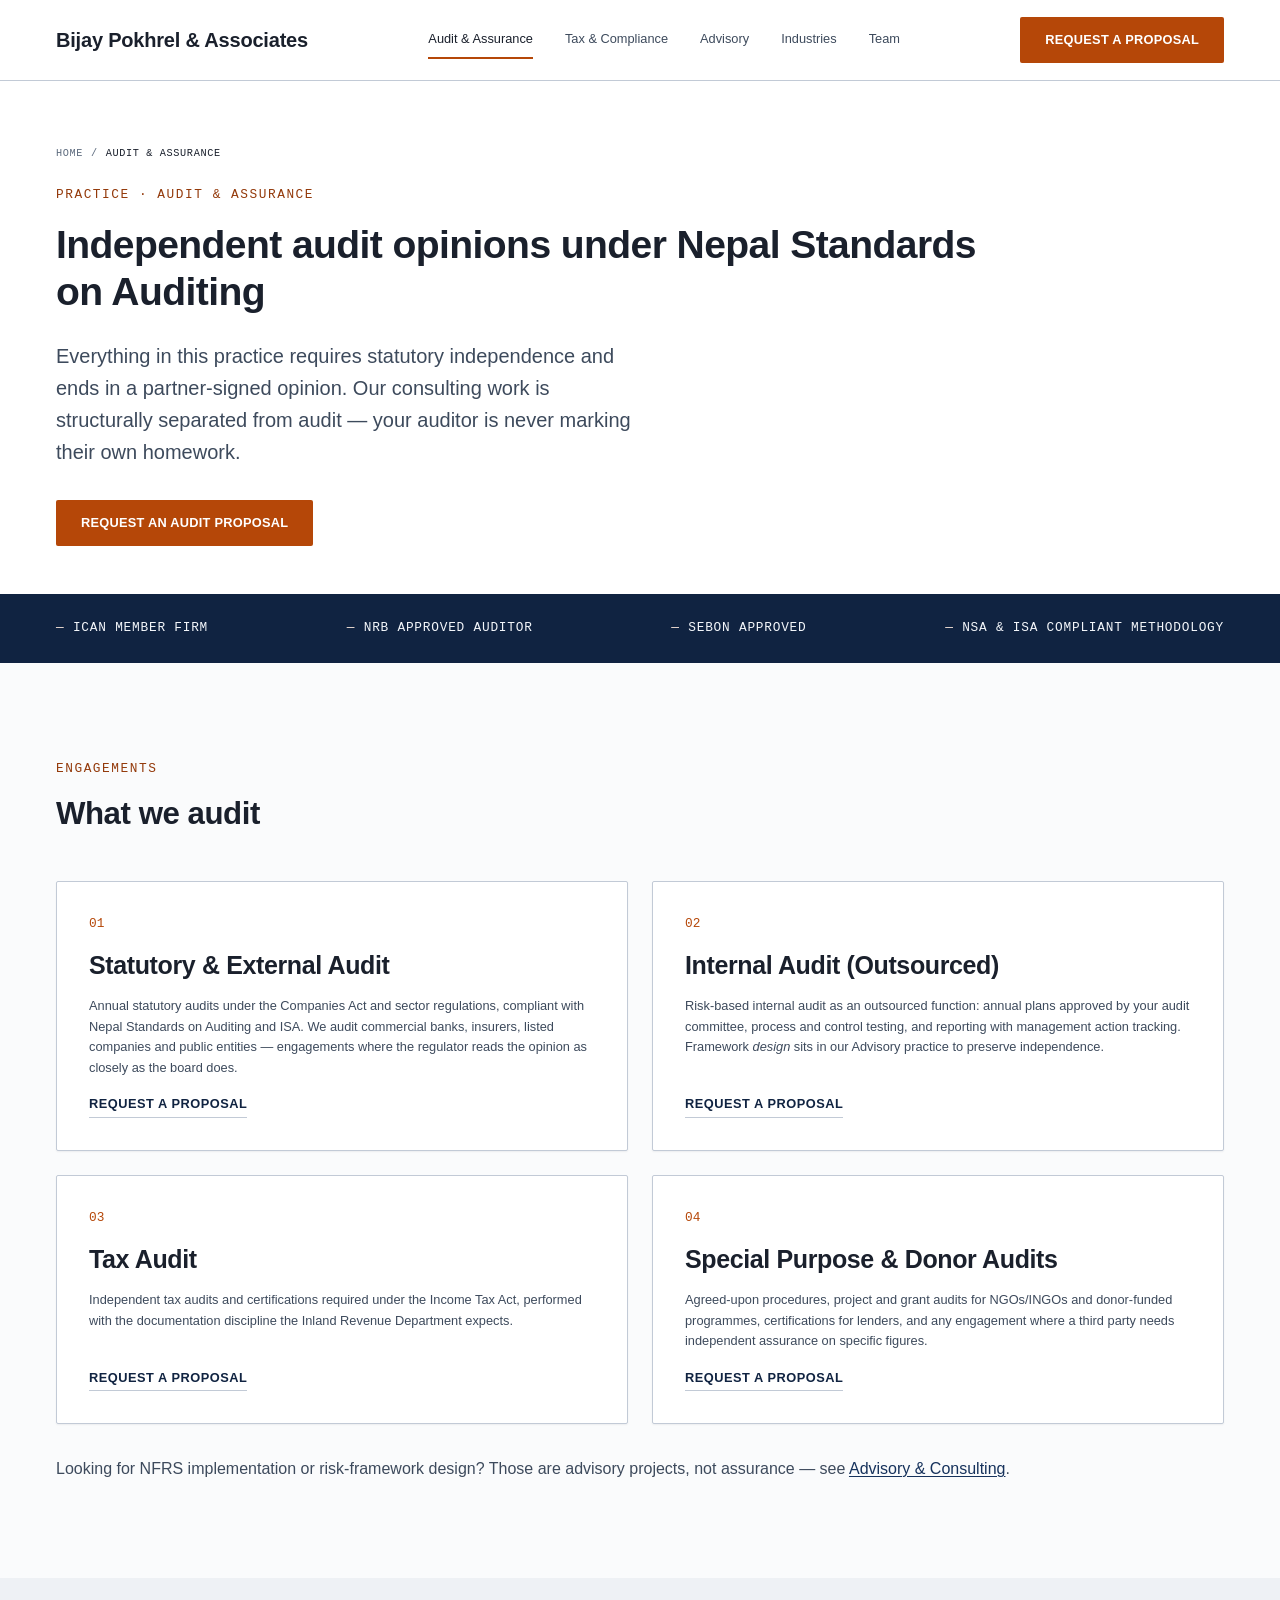
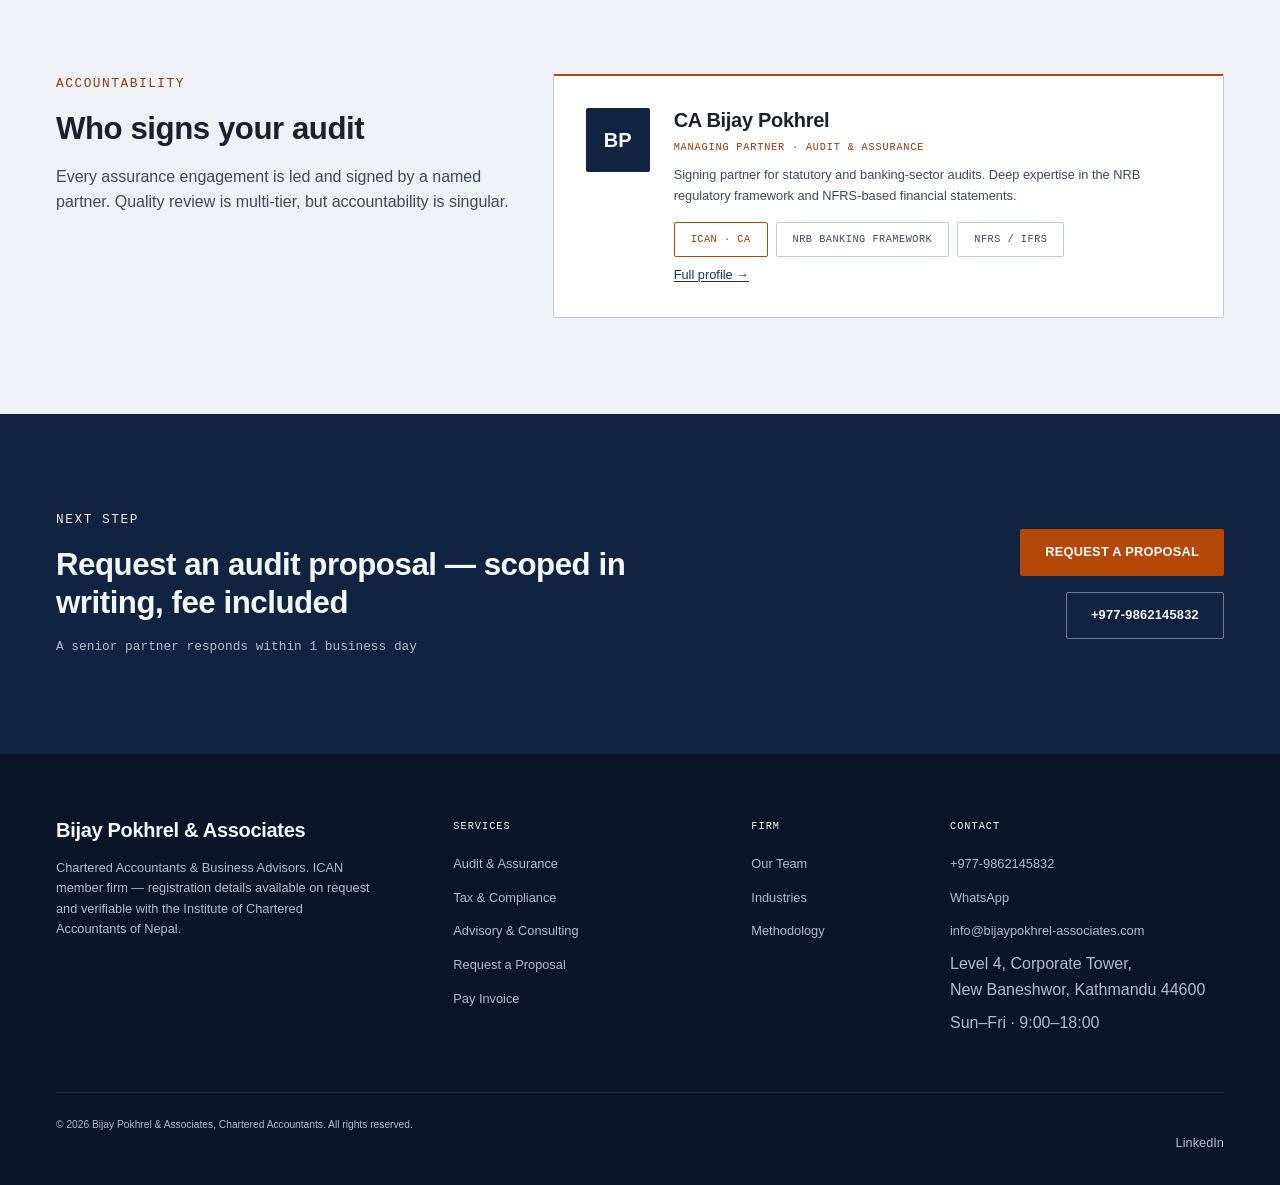
<file: audit-assurance.html>
<!DOCTYPE html>
<html lang="en">
<head>
<meta charset="UTF-8">
<meta name="viewport" content="width=device-width, initial-scale=1.0">
<title>Audit &amp; Assurance Services in Nepal | Bijay Pokhrel &amp; Associates</title>
<meta name="description" content="Statutory, internal, tax and special-purpose audit under Nepal Standards on Auditing. ICAN member firm, NRB and SEBON approved auditor. Partner-signed opinions.">
<meta name="robots" content="index, follow">
<link rel="canonical" href="https://www.bijaypokhrel-associates.com/audit-assurance.html">

<meta property="og:type" content="website">
<meta property="og:url" content="https://www.bijaypokhrel-associates.com/audit-assurance.html">
<meta property="og:title" content="Audit &amp; Assurance Services in Nepal | Bijay Pokhrel &amp; Associates">
<meta property="og:description" content="Statutory, internal, tax and special-purpose audit under Nepal Standards on Auditing. ICAN member firm, NRB and SEBON approved auditor. Partner-signed opinions.">
<meta name="twitter:card" content="summary">
<script type="application/ld+json">
{
  "@context": "https://schema.org",
  "@type": "Service",
  "name": "Audit & Assurance",
  "serviceType": "Statutory Audit, Internal Audit, Tax Audit, Special Purpose Audit",
  "provider": { "@id": "https://www.bijaypokhrel-associates.com/#organization" },
  "areaServed": { "@type": "Country", "name": "Nepal" },
  "url": "https://www.bijaypokhrel-associates.com/audit-assurance.html"
}
</script>
<link rel="stylesheet" href="assets/design-system.css">
<link rel="stylesheet" href="assets/site.css">
</head>
<body>

<a class="skip-link" href="#main">Skip to content</a>

<header class="site-header" id="siteHeader">
    <div class="container site-header__inner">
        <a class="site-header__logo" href="index.html">Bijay Pokhrel &amp; Associates</a>
        <button class="site-header__toggle" id="navToggle" aria-expanded="false" aria-controls="primaryNav">Menu</button>
        <nav class="site-header__nav" id="primaryNav" aria-label="Primary">
            <a href="audit-assurance.html" aria-current="page">Audit &amp; Assurance</a>
            <a href="tax-compliance.html">Tax &amp; Compliance</a>
            <a href="advisory.html">Advisory</a>
            <a href="industry-banking.html">Industries</a>
            <a href="team.html">Team</a>
        </nav>
        <a class="btn btn--primary site-header__cta" href="proposal.html?service=Audit+%26+Assurance">Request a Proposal</a>
    </div>
</header>

<main id="main">

<section class="page-hero">
    <div class="container">
        <nav class="breadcrumbs" aria-label="Breadcrumb">
            <ol>
                <li><a href="index.html">Home</a></li>
                <li><span aria-current="page">Audit &amp; Assurance</span></li>
            </ol>
        </nav>
        <span class="kicker">Practice · Audit &amp; Assurance</span>
        <h1>Independent audit opinions under Nepal Standards on Auditing</h1>
        <p class="hero__lead">Everything in this practice requires statutory independence and ends in a
           partner-signed opinion. Our consulting work is structurally separated from audit —
           your auditor is never marking their own homework.</p>
        <div class="hero__actions">
            <a class="btn btn--primary" href="proposal.html?service=Audit+%26+Assurance">Request an Audit Proposal</a>
        </div>
    </div>
</section>

<aside class="ribbon" aria-label="Regulatory credentials">
    <div class="container">
        <ul>
            <li>ICAN Member Firm</li>
            <li>NRB Approved Auditor</li>
            <li>SEBON Approved</li>
            <li>NSA &amp; ISA Compliant Methodology</li>
        </ul>
    </div>
</aside>

<section class="section">
    <div class="container">
        <div class="section__intro">
            <span class="kicker">Engagements</span>
            <h2>What we audit</h2>
        </div>
        <div class="grid">
            <article class="service-card col-6">
                <span class="service-card__index">01</span>
                <h3 class="service-card__title">Statutory &amp; External Audit</h3>
                <p class="service-card__body">Annual statutory audits under the Companies Act and
                   sector regulations, compliant with Nepal Standards on Auditing and ISA. We audit
                   commercial banks, insurers, listed companies and public entities — engagements
                   where the regulator reads the opinion as closely as the board does.</p>
                <a class="service-card__link" href="proposal.html?service=Audit+%26+Assurance">Request a proposal</a>
            </article>
            <article class="service-card col-6">
                <span class="service-card__index">02</span>
                <h3 class="service-card__title">Internal Audit (Outsourced)</h3>
                <p class="service-card__body">Risk-based internal audit as an outsourced function:
                   annual plans approved by your audit committee, process and control testing, and
                   reporting with management action tracking. Framework <em>design</em> sits in our
                   Advisory practice to preserve independence.</p>
                <a class="service-card__link" href="proposal.html?service=Audit+%26+Assurance">Request a proposal</a>
            </article>
            <article class="service-card col-6">
                <span class="service-card__index">03</span>
                <h3 class="service-card__title">Tax Audit</h3>
                <p class="service-card__body">Independent tax audits and certifications required under
                   the Income Tax Act, performed with the documentation discipline the Inland Revenue
                   Department expects.</p>
                <a class="service-card__link" href="proposal.html?service=Audit+%26+Assurance">Request a proposal</a>
            </article>
            <article class="service-card col-6">
                <span class="service-card__index">04</span>
                <h3 class="service-card__title">Special Purpose &amp; Donor Audits</h3>
                <p class="service-card__body">Agreed-upon procedures, project and grant audits for
                   NGOs/INGOs and donor-funded programmes, certifications for lenders, and any
                   engagement where a third party needs independent assurance on specific figures.</p>
                <a class="service-card__link" href="proposal.html?service=Audit+%26+Assurance">Request a proposal</a>
            </article>
        </div>

        <p class="mt-4">Looking for NFRS implementation or risk-framework design? Those are advisory
           projects, not assurance — see <a href="advisory.html">Advisory &amp; Consulting</a>.</p>
    </div>
</section>

<section class="section section--alt">
    <div class="container">
        <div class="grid">
            <div class="col-5">
                <span class="kicker">Accountability</span>
                <h2>Who signs your audit</h2>
                <p class="mt-2">Every assurance engagement is led and signed by a named partner.
                   Quality review is multi-tier, but accountability is singular.</p>
            </div>
            <div class="col-7">
                <div class="engagement-partner">
                    <div class="monogram" aria-hidden="true">BP</div>
                    <div>
                        <h3>CA Bijay Pokhrel</h3>
                        <span class="partner-card__role">Managing Partner · Audit &amp; Assurance</span>
                        <p>Signing partner for statutory and banking-sector audits. Deep expertise in the
                           NRB regulatory framework and NFRS-based financial statements.</p>
                        <ul class="badge-list">
                            <li class="badge--verified">ICAN · CA</li>
                            <li>NRB Banking Framework</li>
                            <li>NFRS / IFRS</li>
                        </ul>
                        <p class="mt-2"><a href="team.html#bijay-pokhrel">Full profile →</a></p>
                    </div>
                </div>
            </div>
        </div>
    </div>
</section>

<section class="section section--inverted cta-band">
    <div class="container">
        <div class="grid">
            <div class="col-8">
                <span class="kicker">Next Step</span>
                <h2>Request an audit proposal — scoped in writing, fee included</h2>
                <p class="cta-band__sla">A senior partner responds within 1 business day</p>
            </div>
            <div class="col-4 cta-band__actions">
                <a class="btn btn--primary" href="proposal.html?service=Audit+%26+Assurance">Request a Proposal</a>
                <a class="btn btn--ghost" style="color:#f4f7fb;border-color:rgba(255,255,255,0.4);" href="tel:+9779862145832">+977-9862145832</a>
            </div>
        </div>
    </div>
</section>

</main>

<footer class="site-footer">
    <div class="container">
        <div class="grid">
            <div class="col-4 footer-brand">
                <h2>Bijay Pokhrel &amp; Associates</h2>
                <p>Chartered Accountants &amp; Business Advisors. ICAN member firm —
                   registration details available on request and verifiable with the
                   Institute of Chartered Accountants of Nepal.</p>
            </div>
            <div class="col-3">
                <p class="footer-heading">Services</p>
                <ul>
                    <li><a href="audit-assurance.html">Audit &amp; Assurance</a></li>
                    <li><a href="tax-compliance.html">Tax &amp; Compliance</a></li>
                    <li><a href="advisory.html">Advisory &amp; Consulting</a></li>
                    <li><a href="proposal.html">Request a Proposal</a></li>
                    <li><a href="pay.html">Pay Invoice</a></li>
                </ul>
            </div>
            <div class="col-2">
                <p class="footer-heading">Firm</p>
                <ul>
                    <li><a href="team.html">Our Team</a></li>
                    <li><a href="industry-banking.html">Industries</a></li>
                    <li><a href="index.html#methodology">Methodology</a></li>
                </ul>
            </div>
            <div class="col-3">
                <p class="footer-heading">Contact</p>
                <ul>
                    <li><a href="tel:+9779862145832">+977-9862145832</a></li>
                    <li><a href="https://wa.me/9779862145832" target="_blank" rel="noopener noreferrer">WhatsApp</a></li>
                    <li><a href="mailto:info@bijaypokhrel-associates.com">info@bijaypokhrel-associates.com</a></li>
                    <li>Level 4, Corporate Tower,<br>New Baneshwor, Kathmandu 44600</li>
                    <li>Sun–Fri · 9:00–18:00</li>
                </ul>
            </div>
        </div>
        <div class="footer-bottom">
            <p>&copy; 2026 Bijay Pokhrel &amp; Associates, Chartered Accountants. All rights reserved.</p>
            <p><a href="https://www.linkedin.com/in/bijay-pokhrel-8b09981b9" rel="noopener" target="_blank">LinkedIn</a></p>
        </div>
    </div>
</footer>

<!-- Mobile sticky CTA bar — visible only on small screens -->
<div class="mobile-cta-bar" aria-label="Quick contact">
    <a class="btn btn--primary" href="proposal.html?service=Audit+%26+Assurance">Get a Proposal</a>
    <a class="btn btn--wa" href="https://wa.me/9779862145832" target="_blank" rel="noopener noreferrer">
        <svg aria-hidden="true" width="14" height="14" viewBox="0 0 24 24" fill="currentColor"><path d="M17.472 14.382c-.297-.149-1.758-.867-2.03-.967-.273-.099-.471-.148-.67.15-.197.297-.767.966-.94 1.164-.173.199-.347.223-.644.075-.297-.15-1.255-.463-2.39-1.475-.883-.788-1.48-1.761-1.653-2.059-.173-.297-.018-.458.13-.606.134-.133.298-.347.446-.52.149-.174.198-.298.298-.497.099-.198.05-.371-.025-.52-.075-.149-.669-1.612-.916-2.207-.242-.579-.487-.5-.669-.51-.173-.008-.371-.01-.57-.01-.198 0-.52.074-.792.372-.272.297-1.04 1.016-1.04 2.479 0 1.462 1.065 2.875 1.213 3.074.149.198 2.096 3.2 5.077 4.487.709.306 1.262.489 1.694.625.712.227 1.36.195 1.871.118.571-.085 1.758-.719 2.006-1.413.248-.694.248-1.289.173-1.413-.074-.124-.272-.198-.57-.347m-5.421 7.403h-.004a9.87 9.87 0 0 1-5.031-1.378l-.361-.214-3.741.982.998-3.648-.235-.374a9.86 9.86 0 0 1-1.51-5.26c.001-5.45 4.436-9.884 9.888-9.884 2.64 0 5.122 1.03 6.988 2.898a9.825 9.825 0 0 1 2.893 6.994c-.003 5.45-4.437 9.884-9.885 9.884m8.413-18.297A11.815 11.815 0 0 0 12.05 0C5.495 0 .16 5.335.157 11.892c0 2.096.547 4.142 1.588 5.945L.057 24l6.305-1.654a11.882 11.882 0 0 0 5.683 1.448h.005c6.554 0 11.89-5.335 11.893-11.893a11.821 11.821 0 0 0-3.48-8.413z"/></svg>
        WhatsApp
    </a>
    <a class="btn btn--ghost" href="tel:+9779862145832">Call</a>
</div>

<script src="assets/site.js"></script>
</body>
</html>
</file>
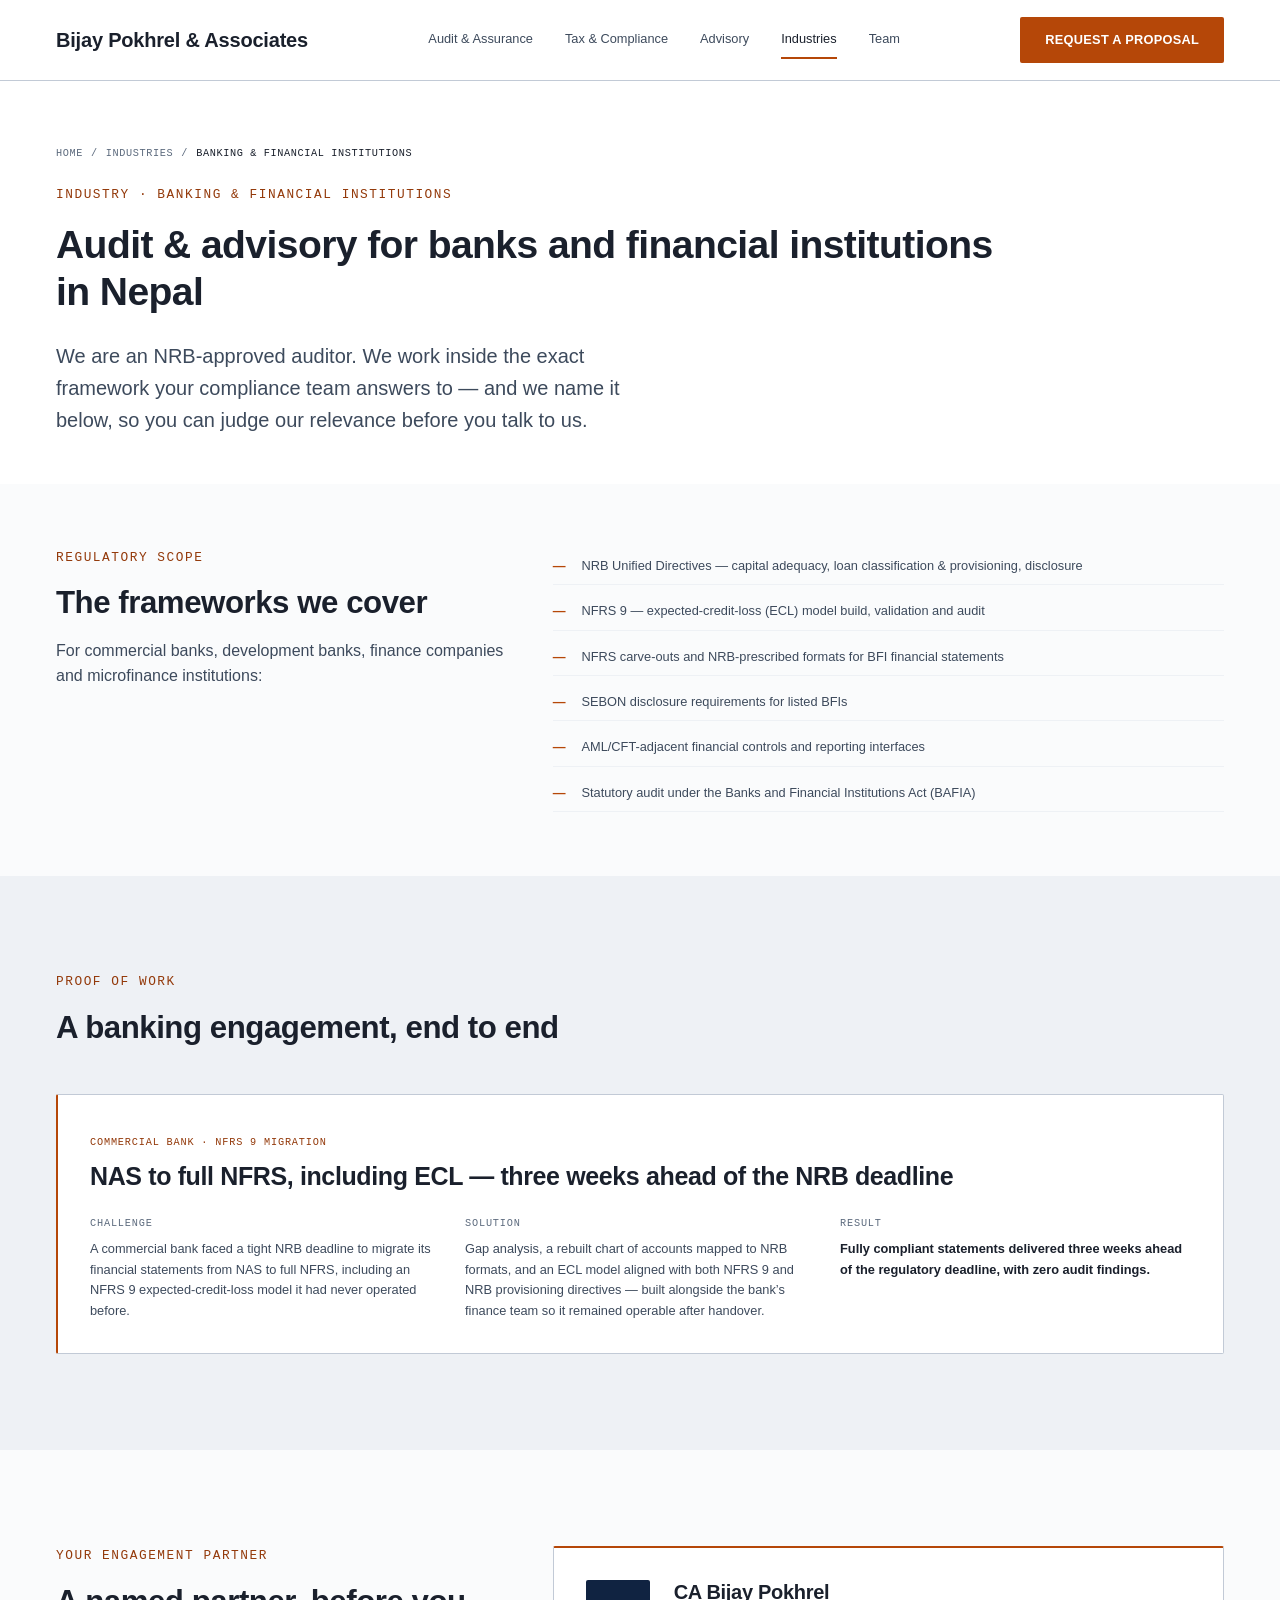
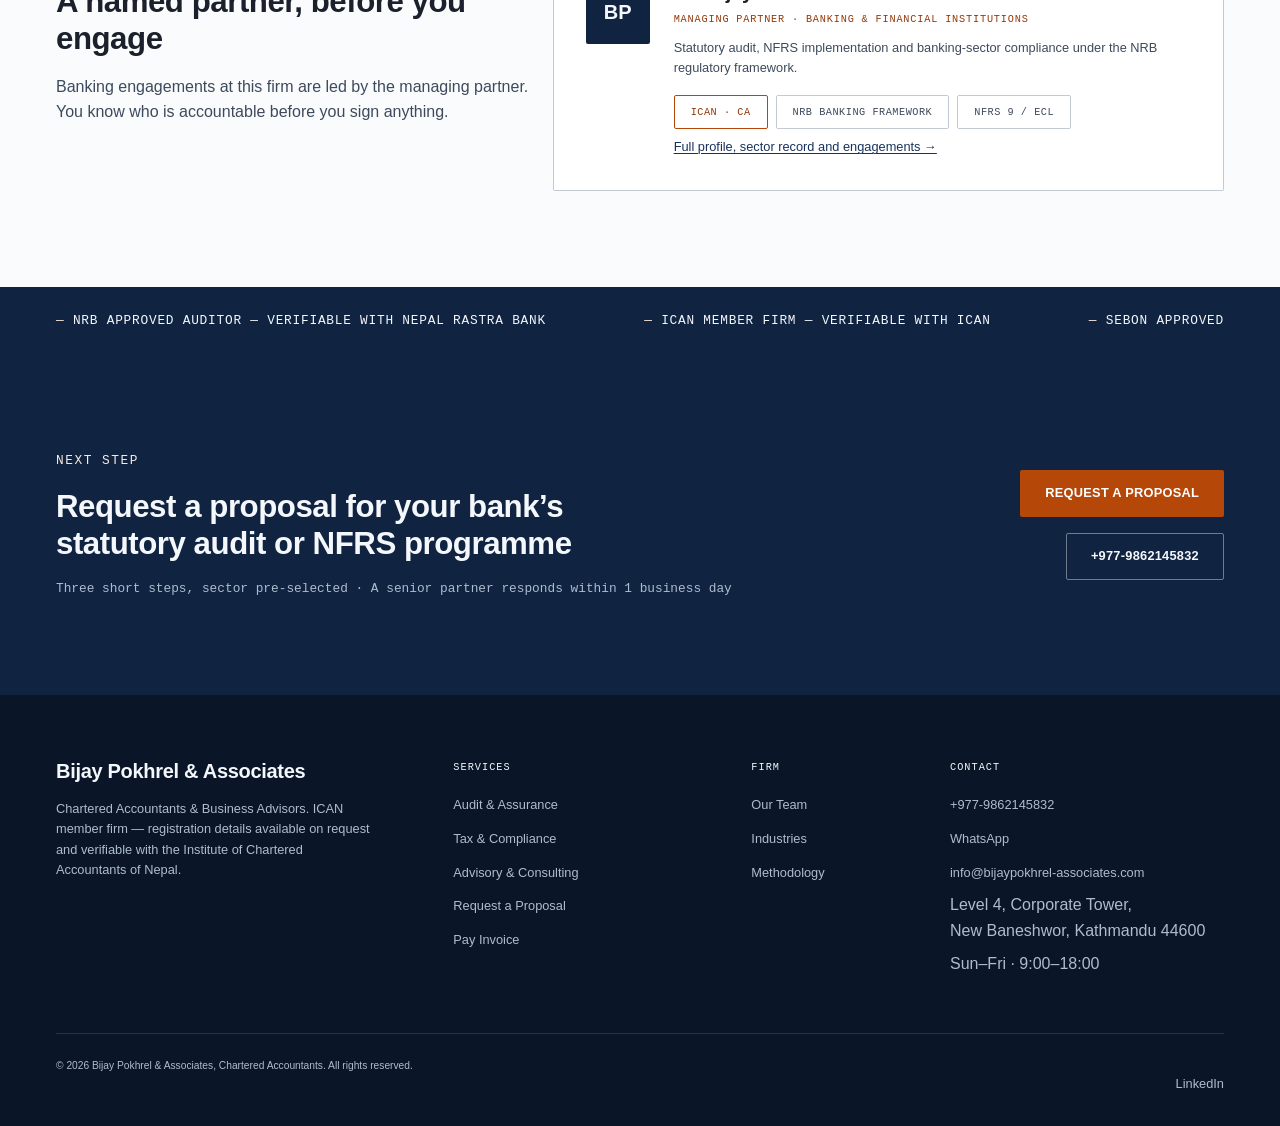
<file: industry-banking.html>
<!DOCTYPE html>
<html lang="en">
<head>
<meta charset="UTF-8">
<meta name="viewport" content="width=device-width, initial-scale=1.0">
<title>Audit &amp; Advisory for Banks &amp; Financial Institutions in Nepal | Bijay Pokhrel &amp; Associates</title>
<meta name="description" content="NRB-approved auditor for banks, finance companies and MFIs. Statutory audit, NFRS 9 ECL modelling, NRB unified directive compliance. Partner-led, deadline-proven.">
<meta name="robots" content="index, follow">
<link rel="canonical" href="https://www.bijaypokhrel-associates.com/industry-banking.html">

<meta property="og:type" content="website">
<meta property="og:url" content="https://www.bijaypokhrel-associates.com/industry-banking.html">
<meta property="og:title" content="Audit &amp; Advisory for Banks &amp; Financial Institutions in Nepal | Bijay Pokhrel &amp; Associates">
<meta property="og:description" content="NRB-approved auditor for banks, finance companies and MFIs. Statutory audit, NFRS 9 ECL modelling, NRB unified directive compliance. Partner-led, deadline-proven.">
<meta name="twitter:card" content="summary">
<script type="application/ld+json">
{
  "@context": "https://schema.org",
  "@type": "Service",
  "name": "Audit & Advisory for Banking and Financial Institutions",
  "serviceType": "Bank Statutory Audit, NFRS 9 ECL Modelling, NRB Regulatory Compliance",
  "provider": { "@id": "https://www.bijaypokhrel-associates.com/#organization" },
  "areaServed": { "@type": "Country", "name": "Nepal" },
  "audience": { "@type": "BusinessAudience", "name": "Banks and Financial Institutions" },
  "url": "https://www.bijaypokhrel-associates.com/industry-banking.html"
}
</script>
<link rel="stylesheet" href="assets/design-system.css">
<link rel="stylesheet" href="assets/site.css">
</head>
<body>

<a class="skip-link" href="#main">Skip to content</a>

<header class="site-header" id="siteHeader">
    <div class="container site-header__inner">
        <a class="site-header__logo" href="index.html">Bijay Pokhrel &amp; Associates</a>
        <button class="site-header__toggle" id="navToggle" aria-expanded="false" aria-controls="primaryNav">Menu</button>
        <nav class="site-header__nav" id="primaryNav" aria-label="Primary">
            <a href="audit-assurance.html">Audit &amp; Assurance</a>
            <a href="tax-compliance.html">Tax &amp; Compliance</a>
            <a href="advisory.html">Advisory</a>
            <a href="industry-banking.html" aria-current="page">Industries</a>
            <a href="team.html">Team</a>
        </nav>
        <a class="btn btn--primary site-header__cta" href="proposal.html?service=Audit+%26+Assurance&amp;industry=Banking+%26+Financial+Institutions">Request a Proposal</a>
    </div>
</header>

<main id="main">

<!-- ===== STAGE 1: RELEVANCE — "they know my industry" ===== -->
<section class="page-hero">
    <div class="container">
        <nav class="breadcrumbs" aria-label="Breadcrumb">
            <ol>
                <li><a href="index.html">Home</a></li>
                <li><a href="index.html#industries">Industries</a></li>
                <li><span aria-current="page">Banking &amp; Financial Institutions</span></li>
            </ol>
        </nav>
        <span class="kicker">Industry · Banking &amp; Financial Institutions</span>
        <h1>Audit &amp; advisory for banks and financial institutions in Nepal</h1>
        <p class="hero__lead">We are an NRB-approved auditor. We work inside the exact framework your
           compliance team answers to — and we name it below, so you can judge our relevance
           before you talk to us.</p>
    </div>
</section>

<section class="section section--compact">
    <div class="container">
        <div class="grid">
            <div class="col-5">
                <span class="kicker">Regulatory Scope</span>
                <h2>The frameworks we cover</h2>
                <p class="mt-2">For commercial banks, development banks, finance companies and
                   microfinance institutions:</p>
            </div>
            <div class="col-7">
                <ul class="scope-list">
                    <li>NRB Unified Directives — capital adequacy, loan classification &amp; provisioning, disclosure</li>
                    <li>NFRS 9 — expected-credit-loss (ECL) model build, validation and audit</li>
                    <li>NFRS carve-outs and NRB-prescribed formats for BFI financial statements</li>
                    <li>SEBON disclosure requirements for listed BFIs</li>
                    <li>AML/CFT-adjacent financial controls and reporting interfaces</li>
                    <li>Statutory audit under the Banks and Financial Institutions Act (BAFIA)</li>
                </ul>
            </div>
        </div>
    </div>
</section>

<!-- ===== STAGE 2: PROOF — "they've solved my exact problem" ===== -->
<section class="section section--alt">
    <div class="container">
        <div class="section__intro">
            <span class="kicker">Proof of Work</span>
            <h2>A banking engagement, end to end</h2>
        </div>
        <article class="case-study">
            <span class="case-study__tag">Commercial Bank · NFRS 9 Migration</span>
            <h3>NAS to full NFRS, including ECL — three weeks ahead of the NRB deadline</h3>
            <dl>
                <div>
                    <dt>Challenge</dt>
                    <dd>A commercial bank faced a tight NRB deadline to migrate its financial statements
                        from NAS to full NFRS, including an NFRS 9 expected-credit-loss model it had
                        never operated before.</dd>
                </div>
                <div>
                    <dt>Solution</dt>
                    <dd>Gap analysis, a rebuilt chart of accounts mapped to NRB formats, and an ECL
                        model aligned with both NFRS 9 and NRB provisioning directives — built
                        alongside the bank&rsquo;s finance team so it remained operable after handover.</dd>
                </div>
                <div>
                    <dt>Result</dt>
                    <dd class="case-study__result">Fully compliant statements delivered three weeks ahead
                        of the regulatory deadline, with zero audit findings.</dd>
                </div>
            </dl>
        </article>
    </div>
</section>

<!-- ===== STAGE 3: ACCOUNTABILITY — "I know who signs my engagement" ===== -->
<section class="section">
    <div class="container">
        <div class="grid">
            <div class="col-5">
                <span class="kicker">Your Engagement Partner</span>
                <h2>A named partner, before you engage</h2>
                <p class="mt-2">Banking engagements at this firm are led by the managing partner.
                   You know who is accountable before you sign anything.</p>
            </div>
            <div class="col-7">
                <div class="engagement-partner">
                    <div class="monogram" aria-hidden="true">BP</div>
                    <div>
                        <h3>CA Bijay Pokhrel</h3>
                        <span class="partner-card__role">Managing Partner · Banking &amp; Financial Institutions</span>
                        <p>Statutory audit, NFRS implementation and banking-sector compliance under
                           the NRB regulatory framework.</p>
                        <ul class="badge-list">
                            <li class="badge--verified">ICAN · CA</li>
                            <li>NRB Banking Framework</li>
                            <li>NFRS 9 / ECL</li>
                        </ul>
                        <p class="mt-2"><a href="team.html#bijay-pokhrel">Full profile, sector record and engagements →</a></p>
                    </div>
                </div>
            </div>
        </div>
    </div>
</section>

<!-- ===== STAGE 4: VERIFIABILITY — "I can check their license" ===== -->
<aside class="ribbon" aria-label="Verifiable credentials">
    <div class="container">
        <ul>
            <li>NRB Approved Auditor — verifiable with Nepal Rastra Bank</li>
            <li>ICAN Member Firm — verifiable with ICAN</li>
            <li>SEBON Approved</li>
        </ul>
    </div>
</aside>

<!-- ===== STAGE 5: LOW-FRICTION ASK ===== -->
<section class="section section--inverted cta-band">
    <div class="container">
        <div class="grid">
            <div class="col-8">
                <span class="kicker">Next Step</span>
                <h2>Request a proposal for your bank&rsquo;s statutory audit or NFRS programme</h2>
                <p class="cta-band__sla">Three short steps, sector pre-selected · A senior partner responds within 1 business day</p>
            </div>
            <div class="col-4 cta-band__actions">
                <a class="btn btn--primary" href="proposal.html?service=Audit+%26+Assurance&amp;industry=Banking+%26+Financial+Institutions">Request a Proposal</a>
                <a class="btn btn--ghost" style="color:#f4f7fb;border-color:rgba(255,255,255,0.4);" href="tel:+9779862145832">+977-9862145832</a>
            </div>
        </div>
    </div>
</section>

</main>

<footer class="site-footer">
    <div class="container">
        <div class="grid">
            <div class="col-4 footer-brand">
                <h2>Bijay Pokhrel &amp; Associates</h2>
                <p>Chartered Accountants &amp; Business Advisors. ICAN member firm —
                   registration details available on request and verifiable with the
                   Institute of Chartered Accountants of Nepal.</p>
            </div>
            <div class="col-3">
                <p class="footer-heading">Services</p>
                <ul>
                    <li><a href="audit-assurance.html">Audit &amp; Assurance</a></li>
                    <li><a href="tax-compliance.html">Tax &amp; Compliance</a></li>
                    <li><a href="advisory.html">Advisory &amp; Consulting</a></li>
                    <li><a href="proposal.html">Request a Proposal</a></li>
                    <li><a href="pay.html">Pay Invoice</a></li>
                </ul>
            </div>
            <div class="col-2">
                <p class="footer-heading">Firm</p>
                <ul>
                    <li><a href="team.html">Our Team</a></li>
                    <li><a href="industry-banking.html">Industries</a></li>
                    <li><a href="index.html#methodology">Methodology</a></li>
                </ul>
            </div>
            <div class="col-3">
                <p class="footer-heading">Contact</p>
                <ul>
                    <li><a href="tel:+9779862145832">+977-9862145832</a></li>
                    <li><a href="https://wa.me/9779862145832" target="_blank" rel="noopener noreferrer">WhatsApp</a></li>
                    <li><a href="mailto:info@bijaypokhrel-associates.com">info@bijaypokhrel-associates.com</a></li>
                    <li>Level 4, Corporate Tower,<br>New Baneshwor, Kathmandu 44600</li>
                    <li>Sun–Fri · 9:00–18:00</li>
                </ul>
            </div>
        </div>
        <div class="footer-bottom">
            <p>&copy; 2026 Bijay Pokhrel &amp; Associates, Chartered Accountants. All rights reserved.</p>
            <p><a href="https://www.linkedin.com/in/bijay-pokhrel-8b09981b9" rel="noopener" target="_blank">LinkedIn</a></p>
        </div>
    </div>
</footer>

<!-- Mobile sticky CTA bar — visible only on small screens -->
<div class="mobile-cta-bar" aria-label="Quick contact">
    <a class="btn btn--primary" href="proposal.html?service=Audit+%26+Assurance&industry=Banking+%26+Financial+Institutions">Get a Proposal</a>
    <a class="btn btn--wa" href="https://wa.me/9779862145832" target="_blank" rel="noopener noreferrer">
        <svg aria-hidden="true" width="14" height="14" viewBox="0 0 24 24" fill="currentColor"><path d="M17.472 14.382c-.297-.149-1.758-.867-2.03-.967-.273-.099-.471-.148-.67.15-.197.297-.767.966-.94 1.164-.173.199-.347.223-.644.075-.297-.15-1.255-.463-2.39-1.475-.883-.788-1.48-1.761-1.653-2.059-.173-.297-.018-.458.13-.606.134-.133.298-.347.446-.52.149-.174.198-.298.298-.497.099-.198.05-.371-.025-.52-.075-.149-.669-1.612-.916-2.207-.242-.579-.487-.5-.669-.51-.173-.008-.371-.01-.57-.01-.198 0-.52.074-.792.372-.272.297-1.04 1.016-1.04 2.479 0 1.462 1.065 2.875 1.213 3.074.149.198 2.096 3.2 5.077 4.487.709.306 1.262.489 1.694.625.712.227 1.36.195 1.871.118.571-.085 1.758-.719 2.006-1.413.248-.694.248-1.289.173-1.413-.074-.124-.272-.198-.57-.347m-5.421 7.403h-.004a9.87 9.87 0 0 1-5.031-1.378l-.361-.214-3.741.982.998-3.648-.235-.374a9.86 9.86 0 0 1-1.51-5.26c.001-5.45 4.436-9.884 9.888-9.884 2.64 0 5.122 1.03 6.988 2.898a9.825 9.825 0 0 1 2.893 6.994c-.003 5.45-4.437 9.884-9.885 9.884m8.413-18.297A11.815 11.815 0 0 0 12.05 0C5.495 0 .16 5.335.157 11.892c0 2.096.547 4.142 1.588 5.945L.057 24l6.305-1.654a11.882 11.882 0 0 0 5.683 1.448h.005c6.554 0 11.89-5.335 11.893-11.893a11.821 11.821 0 0 0-3.48-8.413z"/></svg>
        WhatsApp
    </a>
    <a class="btn btn--ghost" href="tel:+9779862145832">Call</a>
</div>

<script src="assets/site.js"></script>
</body>
</html>
</file>
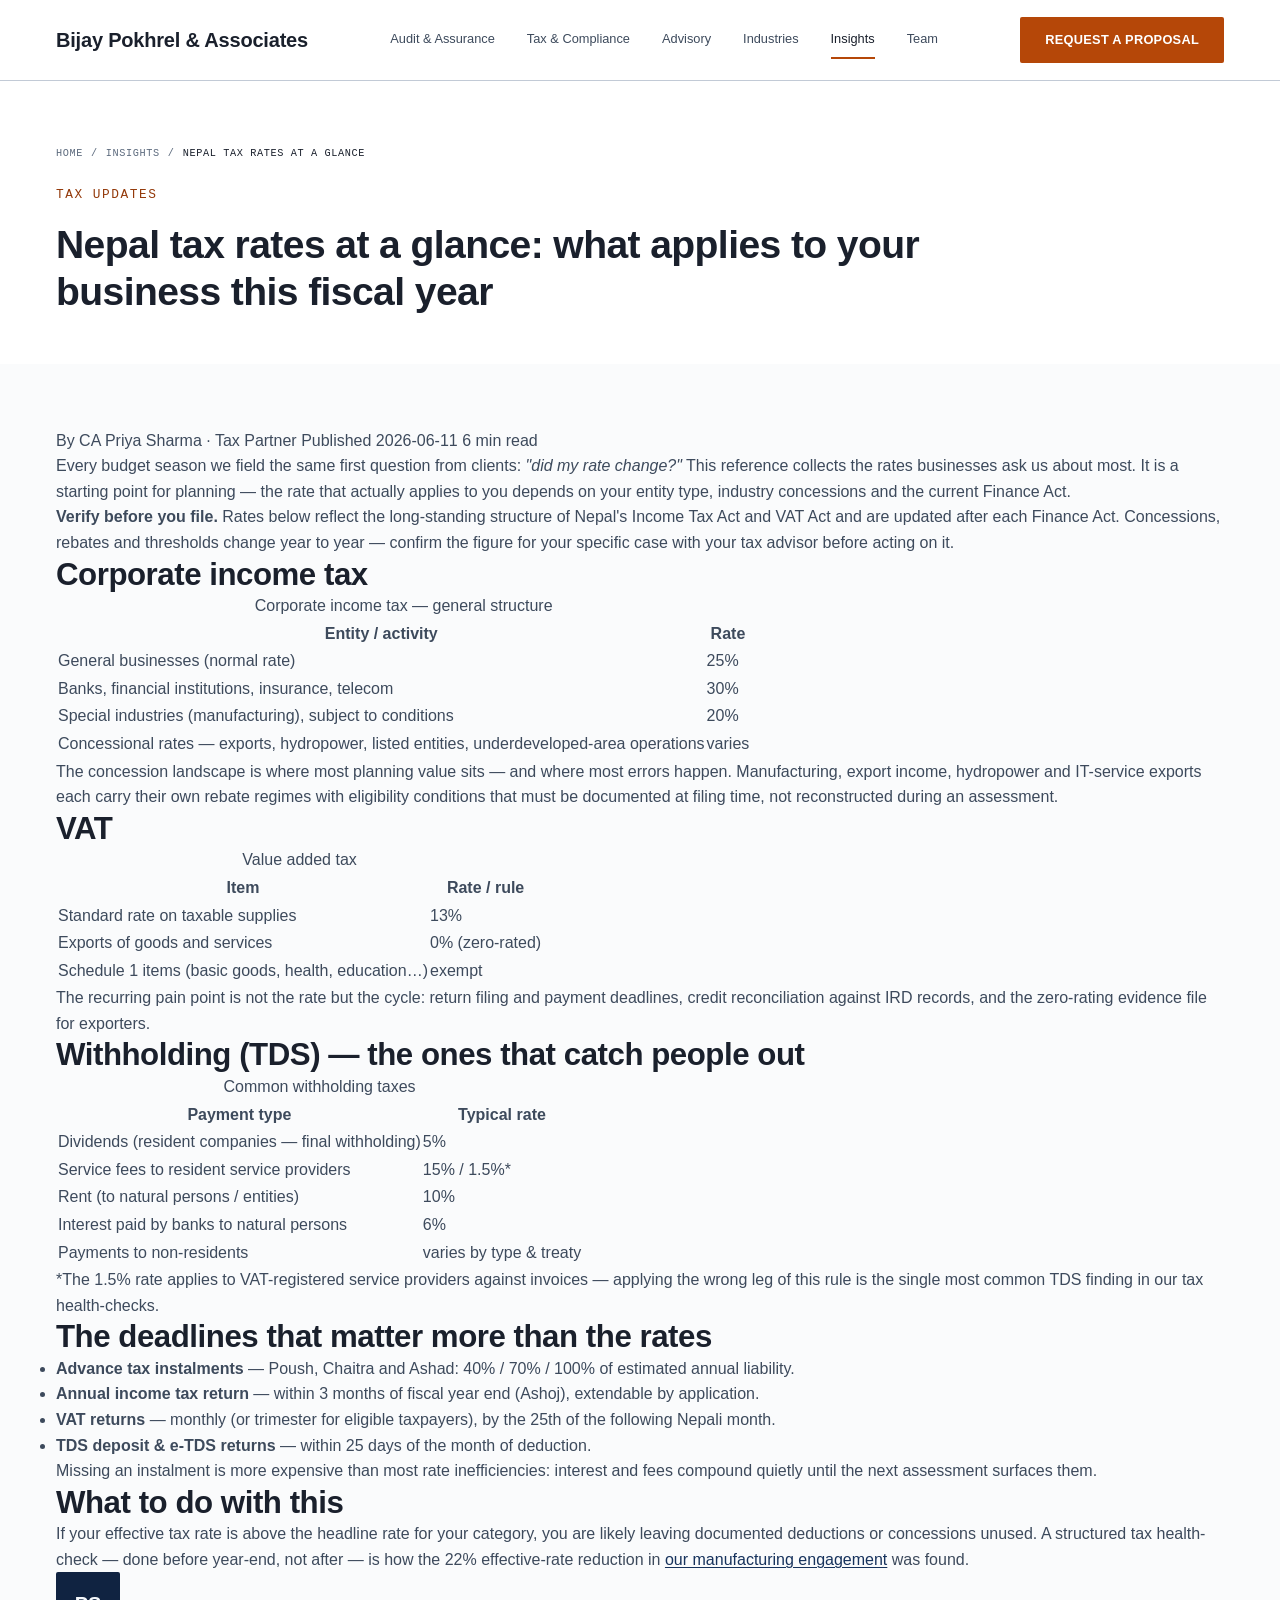
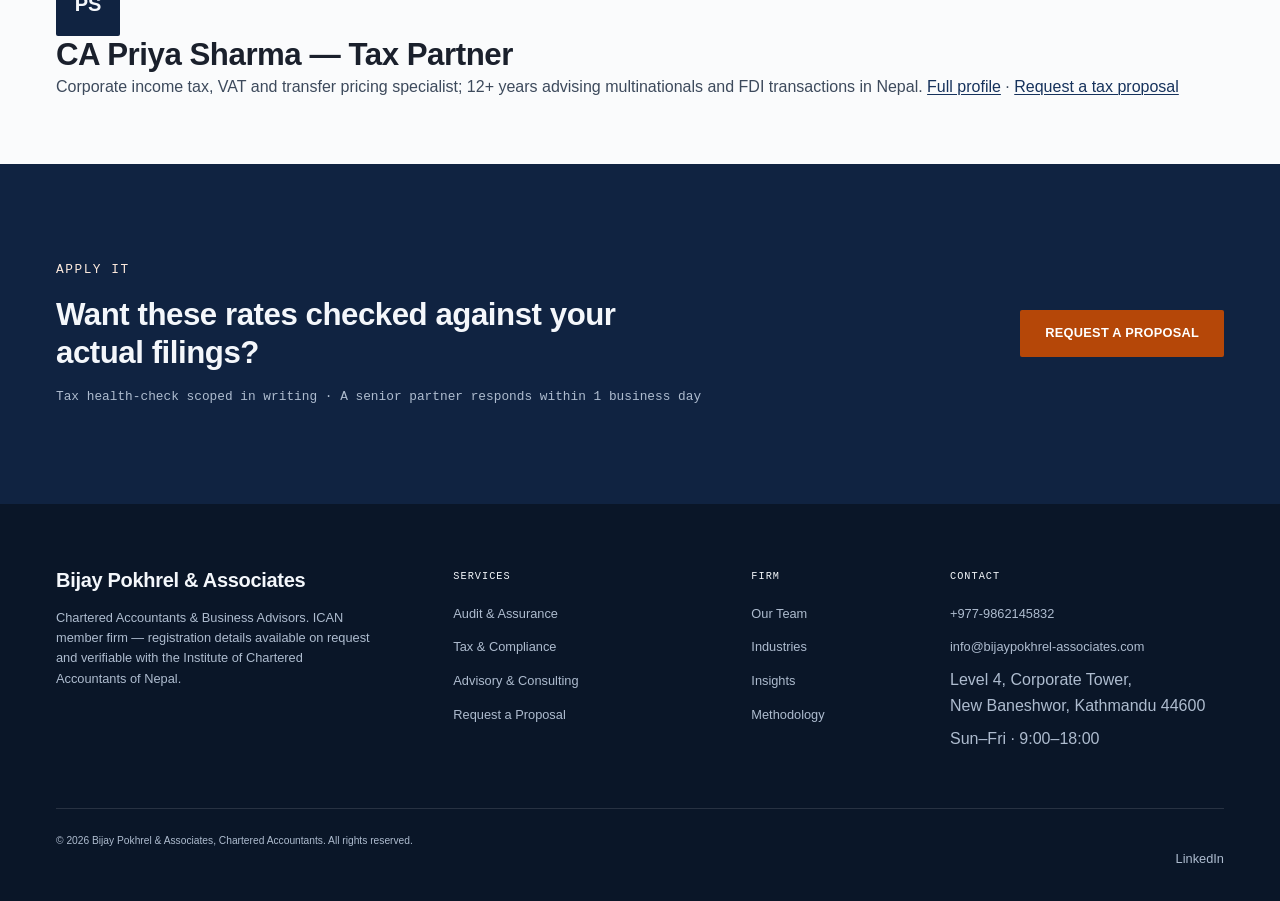
<file: insight-tax-rates.html>
<!DOCTYPE html>
<html lang="en">
<head>
<meta charset="UTF-8">
<meta name="viewport" content="width=device-width, initial-scale=1.0">
<title>Nepal tax rates at a glance: what applies to your business this fiscal year | Bijay Pokhrel &amp; Associates</title>
<meta name="description" content="A practical reference to Nepal&#x27;s corporate income tax, VAT and withholding tax rates with the compliance deadlines that go with them — by CA Priya Sharma, Tax Partner.">
<meta name="robots" content="index, follow">
<link rel="canonical" href="https://www.bijaypokhrel-associates.com/insight-tax-rates.html">
<script type="application/ld+json">
{
  "@context": "https://schema.org",
  "@type": "BlogPosting",
  "headline": "Nepal tax rates at a glance: what applies to your business this fiscal year",
  "author": {
    "@type": "Person",
    "name": "Priya Sharma",
    "honorificPrefix": "CA",
    "jobTitle": "Tax Partner",
    "worksFor": { "@id": "https://www.bijaypokhrel-associates.com/#organization" }
  },
  "publisher": { "@id": "https://www.bijaypokhrel-associates.com/#organization" },
  "datePublished": "2026-06-11",
  "dateModified": "2026-06-11",
  "url": "https://www.bijaypokhrel-associates.com/insight-tax-rates.html",
  "isPartOf": { "@type": "Blog", "url": "https://www.bijaypokhrel-associates.com/insights.html" },
  "about": ["Corporate Income Tax", "VAT Compliance", "Withholding Tax", "Nepal Finance Act"]
}
</script>
<link rel="stylesheet" href="assets/design-system.css">
<link rel="stylesheet" href="assets/site.css">
</head>
<body>

<a class="skip-link" href="#main">Skip to content</a>

<header class="site-header" id="siteHeader">
    <div class="container site-header__inner">
        <a class="site-header__logo" href="index.html">Bijay Pokhrel &amp; Associates</a>
        <button class="site-header__toggle" id="navToggle" aria-expanded="false" aria-controls="primaryNav">Menu</button>
        <nav class="site-header__nav" id="primaryNav" aria-label="Primary">
            <a href="audit-assurance.html">Audit &amp; Assurance</a>
            <a href="tax-compliance.html">Tax &amp; Compliance</a>
            <a href="advisory.html">Advisory</a>
            <a href="industry-banking.html">Industries</a>
            <a href="insights.html" aria-current="page">Insights</a>
            <a href="team.html">Team</a>
        </nav>
        <a class="btn btn--primary site-header__cta" href="proposal.html">Request a Proposal</a>
    </div>
</header>

<main id="main">

<section class="page-hero">
    <div class="container">
        <nav class="breadcrumbs" aria-label="Breadcrumb">
            <ol>
                <li><a href="index.html">Home</a></li>
                <li><a href="insights.html">Insights</a></li>
                <li><span aria-current="page">Nepal Tax Rates at a Glance</span></li>
            </ol>
        </nav>
        <span class="kicker">Tax Updates</span>
        <h1>Nepal tax rates at a glance: what applies to your business this fiscal year</h1>
    </div>
</section>

<section class="section section--compact">
    <div class="container">
        <article class="article">
            <div class="article__meta">
                <span>By CA Priya Sharma · Tax Partner</span>
                <span>Published 2026-06-11</span>
                <span>6 min read</span>
            </div>

<p>Every budget season we field the same first question from clients: <em>"did my rate change?"</em> This reference collects the rates businesses ask us about most. It is a starting point for planning — the rate that actually applies to you depends on your entity type, industry concessions and the current Finance Act.</p>
<div class="note"><strong>Verify before you file.</strong> Rates below reflect the long-standing structure of Nepal's Income Tax Act and VAT Act and are updated after each Finance Act. Concessions, rebates and thresholds change year to year — confirm the figure for your specific case with your tax advisor before acting on it.</div>
<h2>Corporate income tax</h2>
<table class="rates-table">
<caption>Corporate income tax — general structure</caption>
<thead><tr><th scope="col">Entity / activity</th><th scope="col">Rate</th></tr></thead>
<tbody>
<tr><td>General businesses (normal rate)</td><td class="num">25%</td></tr>
<tr><td>Banks, financial institutions, insurance, telecom</td><td class="num">30%</td></tr>
<tr><td>Special industries (manufacturing), subject to conditions</td><td class="num">20%</td></tr>
<tr><td>Concessional rates — exports, hydropower, listed entities, underdeveloped-area operations</td><td class="num">varies</td></tr>
</tbody></table>
<p>The concession landscape is where most planning value sits — and where most errors happen. Manufacturing, export income, hydropower and IT-service exports each carry their own rebate regimes with eligibility conditions that must be documented at filing time, not reconstructed during an assessment.</p>
<h2>VAT</h2>
<table class="rates-table">
<caption>Value added tax</caption>
<thead><tr><th scope="col">Item</th><th scope="col">Rate / rule</th></tr></thead>
<tbody>
<tr><td>Standard rate on taxable supplies</td><td class="num">13%</td></tr>
<tr><td>Exports of goods and services</td><td class="num">0% (zero-rated)</td></tr>
<tr><td>Schedule 1 items (basic goods, health, education…)</td><td class="num">exempt</td></tr>
</tbody></table>
<p>The recurring pain point is not the rate but the cycle: return filing and payment deadlines, credit reconciliation against IRD records, and the zero-rating evidence file for exporters.</p>
<h2>Withholding (TDS) — the ones that catch people out</h2>
<table class="rates-table">
<caption>Common withholding taxes</caption>
<thead><tr><th scope="col">Payment type</th><th scope="col">Typical rate</th></tr></thead>
<tbody>
<tr><td>Dividends (resident companies — final withholding)</td><td class="num">5%</td></tr>
<tr><td>Service fees to resident service providers</td><td class="num">15% / 1.5%*</td></tr>
<tr><td>Rent (to natural persons / entities)</td><td class="num">10%</td></tr>
<tr><td>Interest paid by banks to natural persons</td><td class="num">6%</td></tr>
<tr><td>Payments to non-residents</td><td class="num">varies by type &amp; treaty</td></tr>
</tbody></table>
<p>*The 1.5% rate applies to VAT-registered service providers against invoices — applying the wrong leg of this rule is the single most common TDS finding in our tax health-checks.</p>
<h2>The deadlines that matter more than the rates</h2>
<ul>
<li><strong>Advance tax instalments</strong> — Poush, Chaitra and Ashad: 40% / 70% / 100% of estimated annual liability.</li>
<li><strong>Annual income tax return</strong> — within 3 months of fiscal year end (Ashoj), extendable by application.</li>
<li><strong>VAT returns</strong> — monthly (or trimester for eligible taxpayers), by the 25th of the following Nepali month.</li>
<li><strong>TDS deposit &amp; e-TDS returns</strong> — within 25 days of the month of deduction.</li>
</ul>
<p>Missing an instalment is more expensive than most rate inefficiencies: interest and fees compound quietly until the next assessment surfaces them.</p>
<h2>What to do with this</h2>
<p>If your effective tax rate is above the headline rate for your category, you are likely leaving documented deductions or concessions unused. A structured tax health-check — done before year-end, not after — is how the 22% effective-rate reduction in <a href="team.html#priya-sharma">our manufacturing engagement</a> was found.</p>

            <div class="author-box">
                <div class="monogram" aria-hidden="true">PS</div>
                <div>
                    <h2>CA Priya Sharma — Tax Partner</h2>
                    <p>Corporate income tax, VAT and transfer pricing specialist; 12+ years advising multinationals and FDI transactions in Nepal.
                       <a href="team.html#priya-sharma">Full profile</a> ·
                       <a href="proposal.html?service=Tax+%26+Compliance">Request a tax proposal</a></p>
                </div>
            </div>
        </article>
    </div>
</section>

<section class="section section--inverted cta-band">
    <div class="container">
        <div class="grid">
            <div class="col-8">
                <span class="kicker">Apply It</span>
                <h2>Want these rates checked against your actual filings?</h2>
                <p class="cta-band__sla">Tax health-check scoped in writing · A senior partner responds within 1 business day</p>
            </div>
            <div class="col-4 cta-band__actions">
                <a class="btn btn--primary" href="proposal.html?service=Tax+%26+Compliance">Request a Proposal</a>
            </div>
        </div>
    </div>
</section>

</main>

<footer class="site-footer">
    <div class="container">
        <div class="grid">
            <div class="col-4 footer-brand">
                <h2>Bijay Pokhrel &amp; Associates</h2>
                <p>Chartered Accountants &amp; Business Advisors. ICAN member firm —
                   registration details available on request and verifiable with the
                   Institute of Chartered Accountants of Nepal.</p>
            </div>
            <div class="col-3">
                <p class="footer-heading">Services</p>
                <ul>
                    <li><a href="audit-assurance.html">Audit &amp; Assurance</a></li>
                    <li><a href="tax-compliance.html">Tax &amp; Compliance</a></li>
                    <li><a href="advisory.html">Advisory &amp; Consulting</a></li>
                    <li><a href="proposal.html">Request a Proposal</a></li>
                </ul>
            </div>
            <div class="col-2">
                <p class="footer-heading">Firm</p>
                <ul>
                    <li><a href="team.html">Our Team</a></li>
                    <li><a href="industry-banking.html">Industries</a></li>
                    <li><a href="insights.html">Insights</a></li>
                    <li><a href="index.html#methodology">Methodology</a></li>
                </ul>
            </div>
            <div class="col-3">
                <p class="footer-heading">Contact</p>
                <ul>
                    <li><a href="tel:+9779862145832">+977-9862145832</a></li>
                    <li><a href="mailto:info@bijaypokhrel-associates.com">info@bijaypokhrel-associates.com</a></li>
                    <li>Level 4, Corporate Tower,<br>New Baneshwor, Kathmandu 44600</li>
                    <li>Sun–Fri · 9:00–18:00</li>
                </ul>
            </div>
        </div>
        <div class="footer-bottom">
            <p>&copy; 2026 Bijay Pokhrel &amp; Associates, Chartered Accountants. All rights reserved.</p>
            <p><a href="https://www.linkedin.com/in/bijay-pokhrel-8b09981b9" rel="noopener" target="_blank">LinkedIn</a></p>
        </div>
    </div>
</footer>

<script src="assets/site.js"></script>
</body>
</html>
</file>
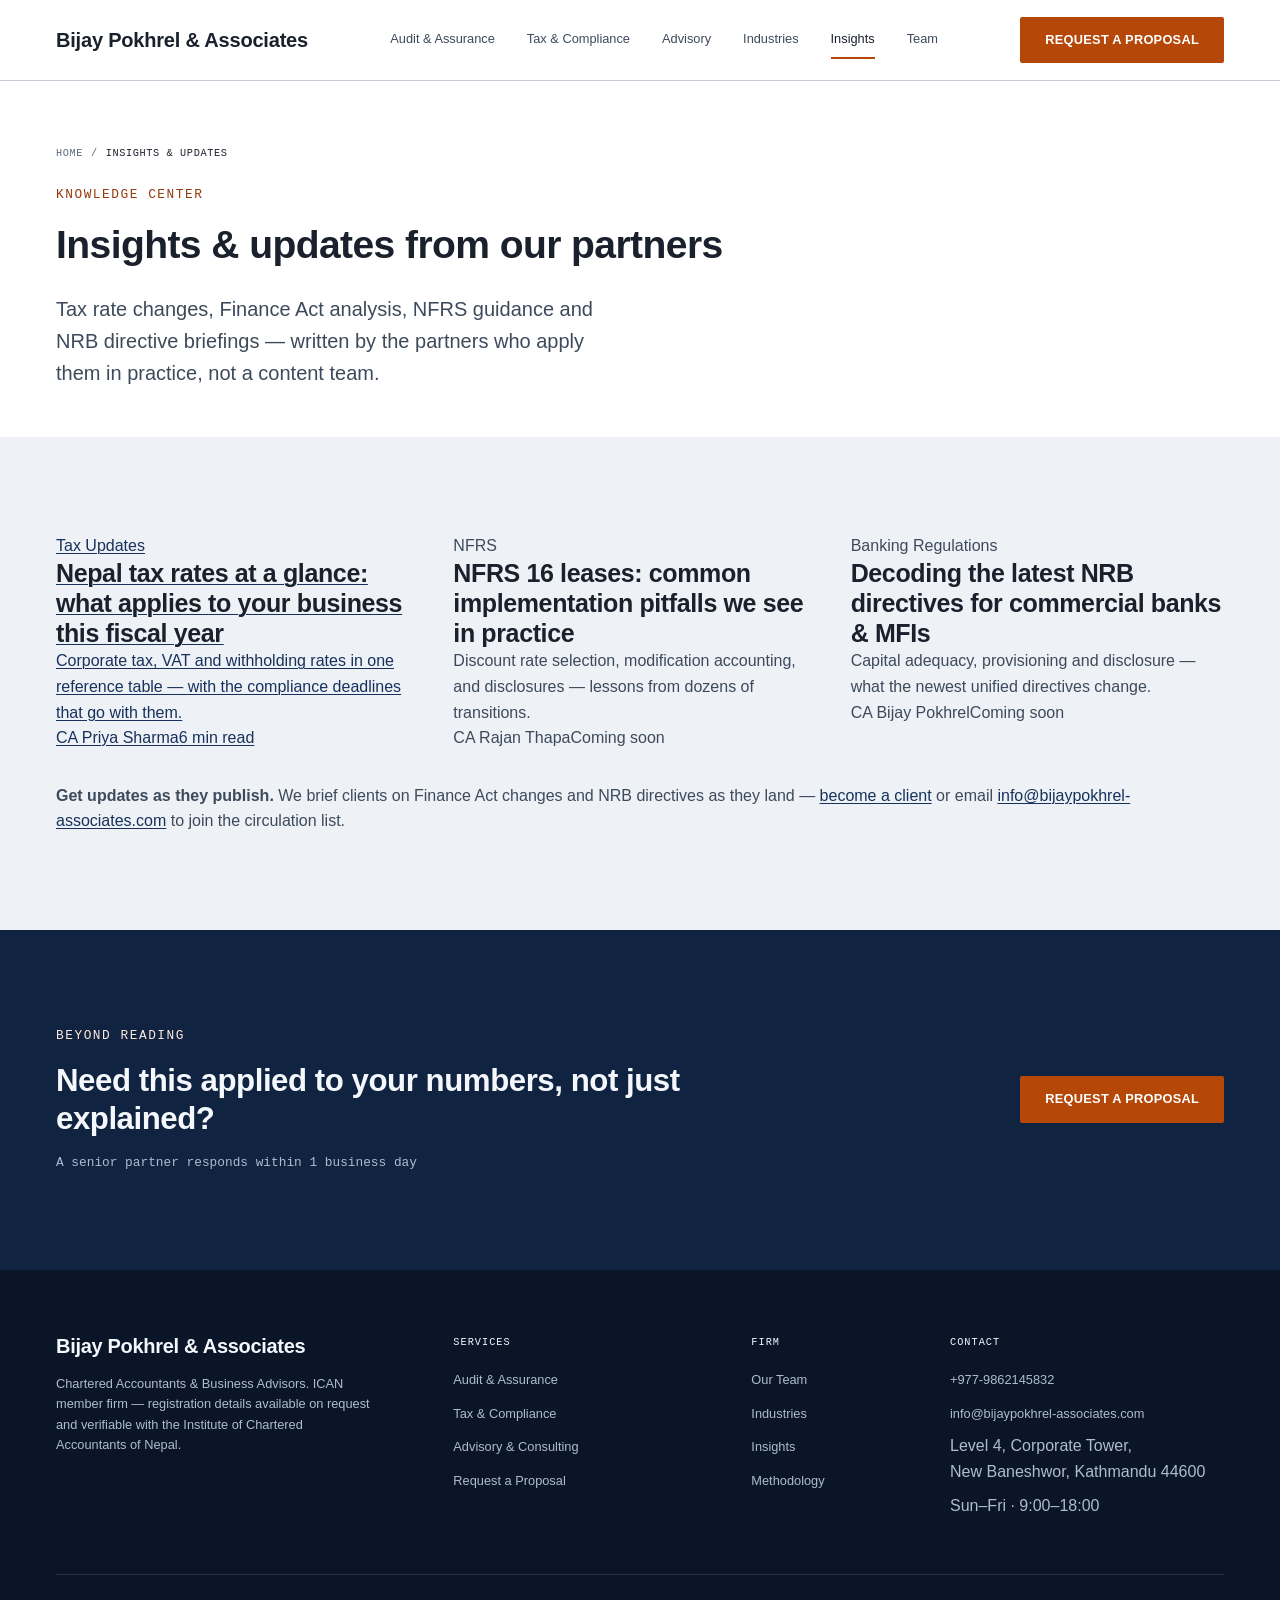
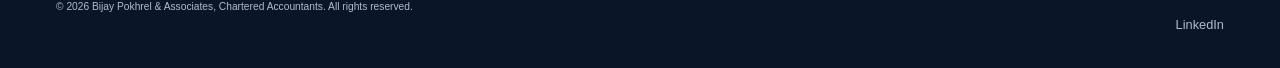
<file: insights.html>
<!DOCTYPE html>
<html lang="en">
<head>
<meta charset="UTF-8">
<meta name="viewport" content="width=device-width, initial-scale=1.0">
<title>Insights &amp; Updates | Tax Rates, NFRS, NRB Directives | Bijay Pokhrel &amp; Associates</title>
<meta name="description" content="Practical updates from our partners: Nepal tax rate changes, Finance Act analysis, NFRS implementation guidance, and NRB directive briefings.">
<meta name="robots" content="index, follow">
<link rel="canonical" href="https://www.bijaypokhrel-associates.com/insights.html">
<script type="application/ld+json">
{
  "@context": "https://schema.org",
  "@type": "Blog",
  "name": "Insights & Updates — Bijay Pokhrel & Associates",
  "url": "https://www.bijaypokhrel-associates.com/insights.html",
  "publisher": { "@id": "https://www.bijaypokhrel-associates.com/#organization" }
}
</script>
<link rel="stylesheet" href="assets/design-system.css">
<link rel="stylesheet" href="assets/site.css">
</head>
<body>

<a class="skip-link" href="#main">Skip to content</a>

<header class="site-header" id="siteHeader">
    <div class="container site-header__inner">
        <a class="site-header__logo" href="index.html">Bijay Pokhrel &amp; Associates</a>
        <button class="site-header__toggle" id="navToggle" aria-expanded="false" aria-controls="primaryNav">Menu</button>
        <nav class="site-header__nav" id="primaryNav" aria-label="Primary">
            <a href="audit-assurance.html">Audit &amp; Assurance</a>
            <a href="tax-compliance.html">Tax &amp; Compliance</a>
            <a href="advisory.html">Advisory</a>
            <a href="industry-banking.html">Industries</a>
            <a href="insights.html" aria-current="page">Insights</a>
            <a href="team.html">Team</a>
        </nav>
        <a class="btn btn--primary site-header__cta" href="proposal.html">Request a Proposal</a>
    </div>
</header>

<main id="main">

<section class="page-hero">
    <div class="container">
        <nav class="breadcrumbs" aria-label="Breadcrumb">
            <ol>
                <li><a href="index.html">Home</a></li>
                <li><span aria-current="page">Insights &amp; Updates</span></li>
            </ol>
        </nav>
        <span class="kicker">Knowledge Center</span>
        <h1>Insights &amp; updates from our partners</h1>
        <p class="hero__lead">Tax rate changes, Finance Act analysis, NFRS guidance and NRB directive
           briefings — written by the partners who apply them in practice, not a content team.</p>
    </div>
</section>

<section class="section section--alt">
    <div class="container">
        <div class="grid">

<a class="insight-card col-4" href="insight-tax-rates.html">
    <span class="insight-card__cat">Tax Updates</span>
    <h3>Nepal tax rates at a glance: what applies to your business this fiscal year</h3>
    <p>Corporate tax, VAT and withholding rates in one reference table — with the compliance deadlines that go with them.</p>
    <span class="insight-card__meta"><span>CA Priya Sharma</span><span>6 min read</span></span>
</a>

<div class="insight-card col-4" aria-label="Coming soon">
    <span class="insight-card__cat">NFRS</span>
    <h3>NFRS 16 leases: common implementation pitfalls we see in practice</h3>
    <p>Discount rate selection, modification accounting, and disclosures — lessons from dozens of transitions.</p>
    <span class="insight-card__meta"><span>CA Rajan Thapa</span><span>Coming soon</span></span>
</div>

<div class="insight-card col-4" aria-label="Coming soon">
    <span class="insight-card__cat">Banking Regulations</span>
    <h3>Decoding the latest NRB directives for commercial banks &amp; MFIs</h3>
    <p>Capital adequacy, provisioning and disclosure — what the newest unified directives change.</p>
    <span class="insight-card__meta"><span>CA Bijay Pokhrel</span><span>Coming soon</span></span>
</div>

        </div>

        <div class="note mt-4">
            <strong>Get updates as they publish.</strong> We brief clients on Finance Act changes and
            NRB directives as they land — <a href="proposal.html">become a client</a> or email
            <a href="mailto:info@bijaypokhrel-associates.com">info@bijaypokhrel-associates.com</a>
            to join the circulation list.
        </div>
    </div>
</section>

<section class="section section--inverted cta-band">
    <div class="container">
        <div class="grid">
            <div class="col-8">
                <span class="kicker">Beyond Reading</span>
                <h2>Need this applied to your numbers, not just explained?</h2>
                <p class="cta-band__sla">A senior partner responds within 1 business day</p>
            </div>
            <div class="col-4 cta-band__actions">
                <a class="btn btn--primary" href="proposal.html">Request a Proposal</a>
            </div>
        </div>
    </div>
</section>

</main>

<footer class="site-footer">
    <div class="container">
        <div class="grid">
            <div class="col-4 footer-brand">
                <h2>Bijay Pokhrel &amp; Associates</h2>
                <p>Chartered Accountants &amp; Business Advisors. ICAN member firm —
                   registration details available on request and verifiable with the
                   Institute of Chartered Accountants of Nepal.</p>
            </div>
            <div class="col-3">
                <p class="footer-heading">Services</p>
                <ul>
                    <li><a href="audit-assurance.html">Audit &amp; Assurance</a></li>
                    <li><a href="tax-compliance.html">Tax &amp; Compliance</a></li>
                    <li><a href="advisory.html">Advisory &amp; Consulting</a></li>
                    <li><a href="proposal.html">Request a Proposal</a></li>
                </ul>
            </div>
            <div class="col-2">
                <p class="footer-heading">Firm</p>
                <ul>
                    <li><a href="team.html">Our Team</a></li>
                    <li><a href="industry-banking.html">Industries</a></li>
                    <li><a href="insights.html">Insights</a></li>
                    <li><a href="index.html#methodology">Methodology</a></li>
                </ul>
            </div>
            <div class="col-3">
                <p class="footer-heading">Contact</p>
                <ul>
                    <li><a href="tel:+9779862145832">+977-9862145832</a></li>
                    <li><a href="mailto:info@bijaypokhrel-associates.com">info@bijaypokhrel-associates.com</a></li>
                    <li>Level 4, Corporate Tower,<br>New Baneshwor, Kathmandu 44600</li>
                    <li>Sun–Fri · 9:00–18:00</li>
                </ul>
            </div>
        </div>
        <div class="footer-bottom">
            <p>&copy; 2026 Bijay Pokhrel &amp; Associates, Chartered Accountants. All rights reserved.</p>
            <p><a href="https://www.linkedin.com/in/bijay-pokhrel-8b09981b9" rel="noopener" target="_blank">LinkedIn</a></p>
        </div>
    </div>
</footer>

<script src="assets/site.js"></script>
</body>
</html>
</file>
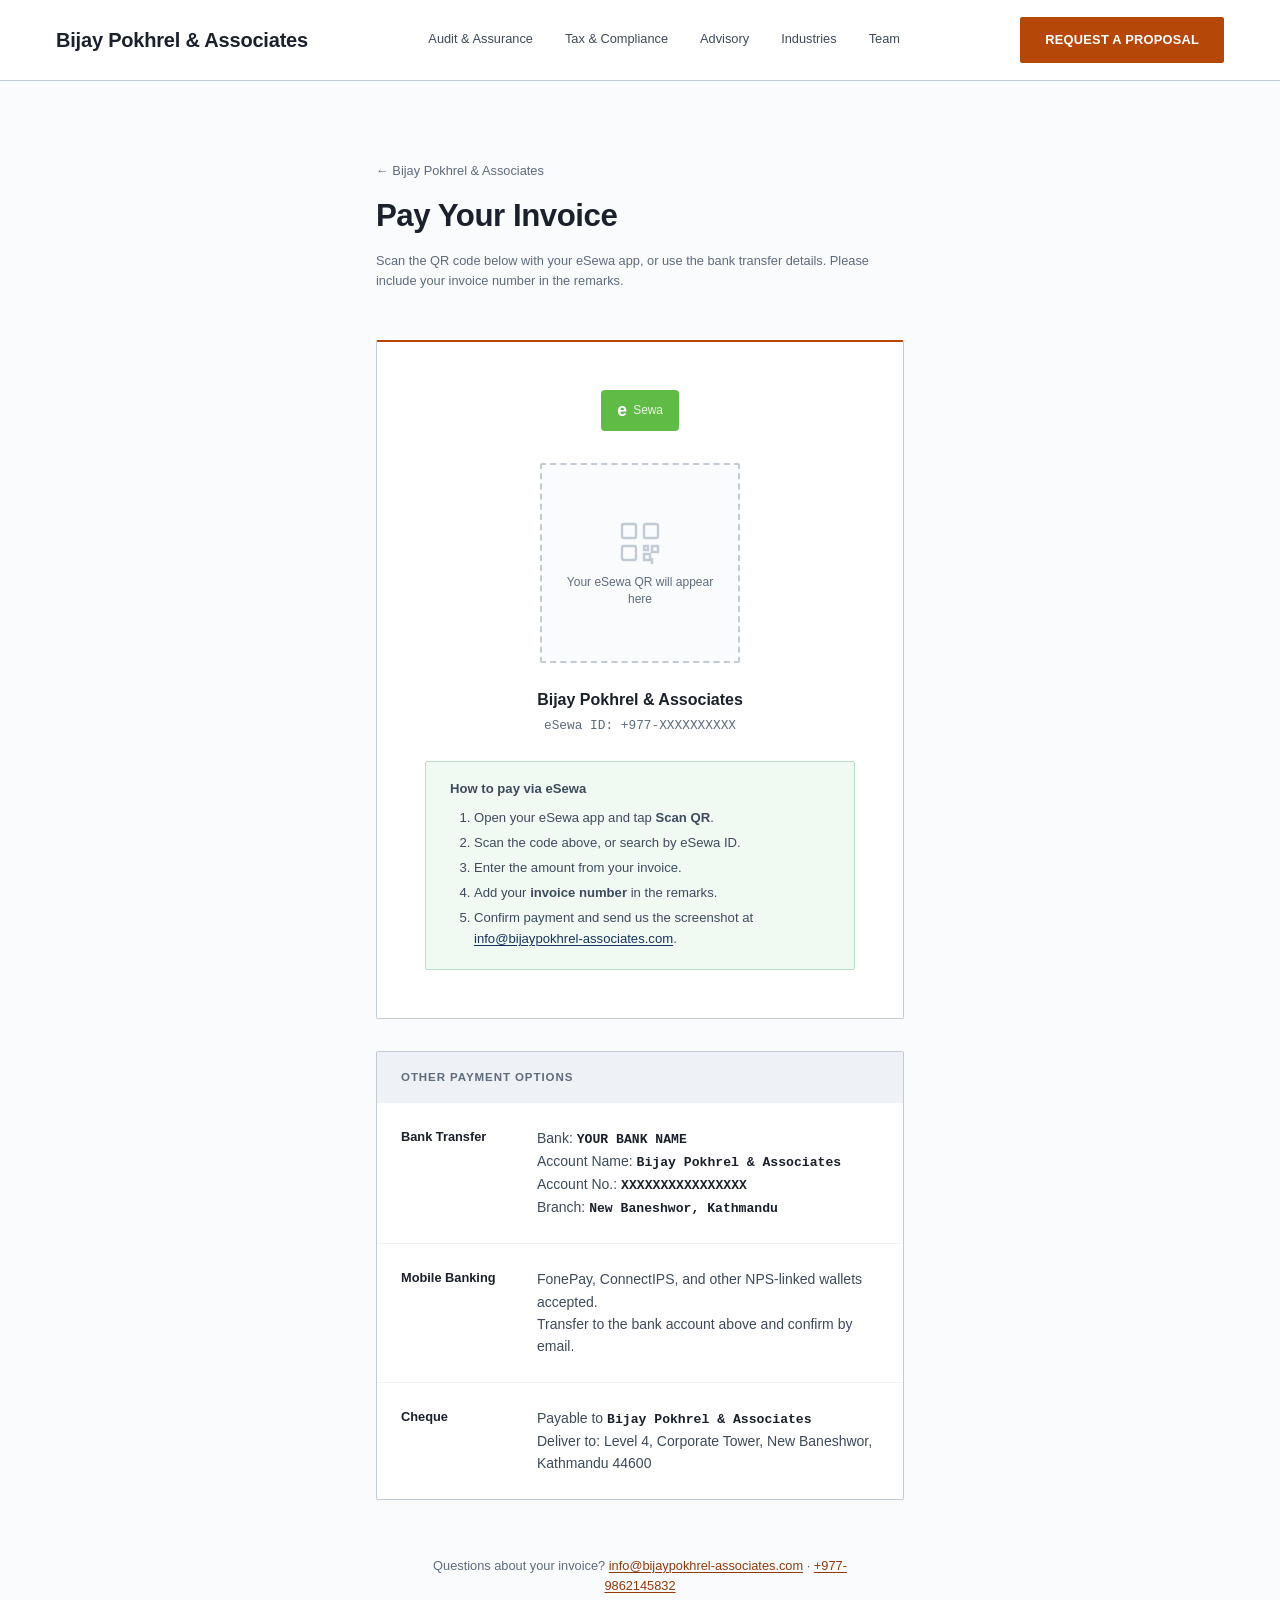
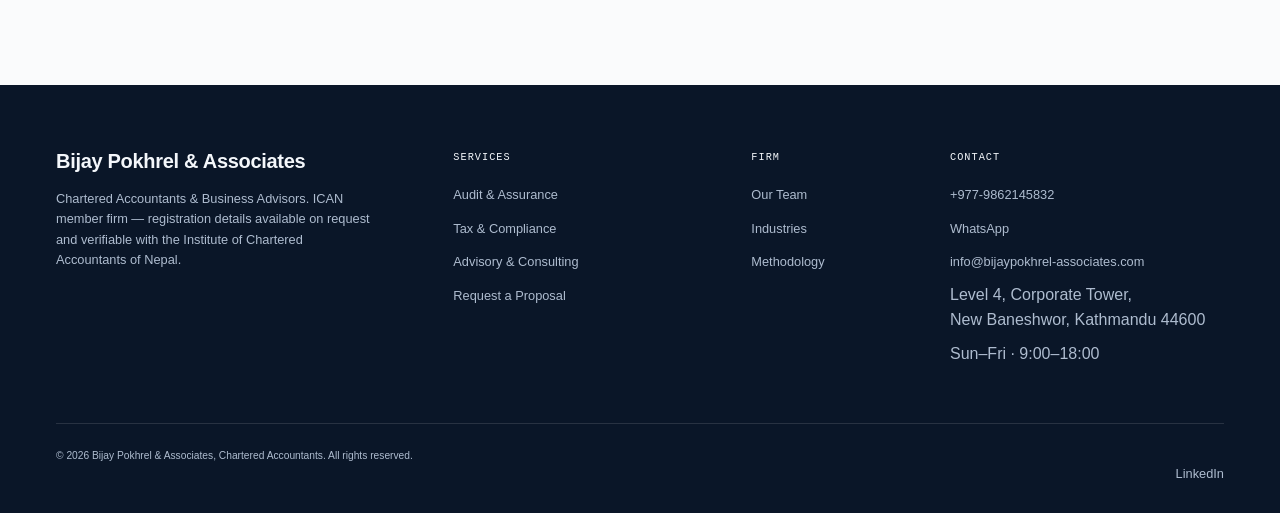
<file: pay.html>
<!DOCTYPE html>
<html lang="en">
<head>
<meta charset="UTF-8">
<meta name="viewport" content="width=device-width, initial-scale=1.0">
<title>Pay Invoice | Bijay Pokhrel &amp; Associates, Chartered Accountants</title>
<meta name="description" content="Pay your invoice to Bijay Pokhrel &amp; Associates via eSewa, mobile banking, or bank transfer. Kathmandu, Nepal.">
<meta name="robots" content="noindex, follow">
<link rel="canonical" href="https://www.bijaypokhrel-associates.com/pay.html">
<link rel="stylesheet" href="assets/design-system.css">
<link rel="stylesheet" href="assets/site.css">
<style>
.pay-shell {
    max-width: 36rem;
    margin: 0 auto;
    padding: var(--space-8) var(--space-3);
}
.pay-shell header { margin-bottom: var(--space-6); }
.pay-shell h1 { font-size: var(--text-2xl); color: var(--color-slate-900); margin-top: var(--space-2); }
.pay-shell header p { margin-top: var(--space-2); color: var(--color-slate-500); font-size: var(--text-sm); }

/* ---- QR card ---- */
.qr-card {
    background: var(--color-white);
    border: 1px solid var(--color-slate-300);
    border-top: 2px solid var(--color-accent-600);
    border-radius: 2px;
    padding: var(--space-6);
    text-align: center;
    margin-bottom: var(--space-4);
}
.qr-card__logo {
    display: inline-flex; align-items: center; gap: 0.4rem;
    background: #60bb46; color: #fff;
    font-weight: 700; font-size: 1.1rem;
    padding: 0.4rem 1rem;
    border-radius: 4px;
    letter-spacing: -0.01em;
    margin-bottom: var(--space-4);
}
.qr-card__logo span { font-size: 0.75rem; font-weight: 400; opacity: 0.85; }

/* QR image area — replace src with your actual eSewa QR image */
.qr-image-wrap {
    width: 200px; height: 200px;
    margin: 0 auto var(--space-3);
    border: 2px dashed var(--color-slate-300);
    border-radius: 2px;
    display: flex; flex-direction: column;
    align-items: center; justify-content: center;
    background: var(--color-paper);
    overflow: hidden;
    position: relative;
}
.qr-image-wrap img {
    width: 100%; height: 100%;
    object-fit: contain;
    display: block;
}
/* Shown only when the src is the placeholder */
.qr-placeholder-label {
    font-size: 0.75rem;
    color: var(--color-slate-500);
    text-align: center;
    padding: var(--space-2);
    line-height: 1.4;
}
.qr-card__name {
    font-size: 1rem; font-weight: 700; color: var(--color-slate-900);
    margin-bottom: 0.25rem;
}
.qr-card__id {
    font-size: 0.8rem; color: var(--color-slate-500);
    font-family: ui-monospace, "Roboto Mono", monospace;
    margin-bottom: var(--space-3);
}
.qr-card__instruction {
    font-size: 0.82rem; color: var(--color-slate-700);
    background: #f0faf3; border: 1px solid #b7dfc6;
    border-radius: 2px; padding: var(--space-2) var(--space-3);
    text-align: left;
    margin-top: var(--space-3);
}
.qr-card__instruction ol { margin: var(--space-1) 0 0 var(--space-3); }
.qr-card__instruction li { margin-bottom: 0.25rem; }

/* ---- Alt methods ---- */
.alt-methods {
    background: var(--color-white);
    border: 1px solid var(--color-slate-300);
    border-radius: 2px;
    overflow: hidden;
    margin-bottom: var(--space-4);
}
.alt-methods__head {
    padding: var(--space-2) var(--space-3);
    background: var(--color-slate-100);
    font-size: 0.72rem; font-weight: 600; text-transform: uppercase;
    letter-spacing: 0.08em; color: var(--color-slate-500);
}
.alt-row {
    display: flex; gap: var(--space-3); align-items: flex-start;
    padding: var(--space-3);
    border-top: 1px solid var(--color-slate-100);
    font-size: 0.875rem;
}
.alt-row__label {
    flex-shrink: 0; width: 7rem;
    font-weight: 600; color: var(--color-slate-900);
    font-size: 0.8rem;
}
.alt-row__detail { color: var(--color-slate-700); }
.alt-row__detail strong { color: var(--color-slate-900); font-family: ui-monospace, "Roboto Mono", monospace; font-size: 0.82rem; }

/* ---- Help strip ---- */
.help-strip {
    font-size: 0.8rem; color: var(--color-slate-500);
    text-align: center;
    padding: var(--space-3);
}
.help-strip a { color: var(--color-accent-700); }
</style>
</head>
<body>

<a class="skip-link" href="#main">Skip to content</a>

<header class="site-header" id="siteHeader">
    <div class="container site-header__inner">
        <a class="site-header__logo" href="index.html">Bijay Pokhrel &amp; Associates</a>
        <button class="site-header__toggle" id="navToggle" aria-expanded="false" aria-controls="primaryNav">Menu</button>
        <nav class="site-header__nav" id="primaryNav" aria-label="Primary">
            <a href="audit-assurance.html">Audit &amp; Assurance</a>
            <a href="tax-compliance.html">Tax &amp; Compliance</a>
            <a href="advisory.html">Advisory</a>
            <a href="industry-banking.html">Industries</a>
            <a href="team.html">Team</a>
        </nav>
        <a class="btn btn--primary site-header__cta" href="proposal.html">Request a Proposal</a>
    </div>
</header>

<main id="main">
<div class="pay-shell">

    <header>
        <p><a href="index.html" style="font-size:0.8rem;color:var(--color-slate-500);text-decoration:none;">&larr; Bijay Pokhrel &amp; Associates</a></p>
        <h1>Pay Your Invoice</h1>
        <p>Scan the QR code below with your eSewa app, or use the bank transfer details. Please include your invoice number in the remarks.</p>
    </header>

    <!-- eSewa QR card -->
    <div class="qr-card">
        <div class="qr-card__logo">
            e<span>Sewa</span>
        </div>

        <!--
        ================================================================
        QR CODE — HOW TO ADD YOUR ESEWA QR
        ================================================================
        1. Open your eSewa merchant app or account.
        2. Download / screenshot your personal or merchant QR code.
        3. Save the image as  assets/esewa-qr.png  in this repo.
        4. Delete the placeholder <div class="qr-placeholder-label">
           and uncomment the <img> tag below.

        <img src="assets/esewa-qr.png"
             alt="eSewa QR code — Bijay Pokhrel &amp; Associates"
             width="200" height="200">
        ================================================================
        -->
        <div class="qr-image-wrap">
            <div class="qr-placeholder-label">
                <!-- REPLACE THIS with your eSewa QR image —<br>see the HTML comment above for instructions -->
                <svg width="48" height="48" viewBox="0 0 24 24" fill="none" stroke="#c2cad6" stroke-width="1.2" style="display:block;margin:0 auto 0.5rem"><rect x="3" y="3" width="7" height="7" rx="1"/><rect x="14" y="3" width="7" height="7" rx="1"/><rect x="3" y="14" width="7" height="7" rx="1"/><path d="M14 14h2v2h-2zm4 0h3v3h-3zm-4 4h3v3h-3zm4 2v3"/></svg>
                Your eSewa QR will appear here
            </div>
        </div>

        <!--
        ================================================================
        ESEWA ID / PHONE
        Replace the number below with your eSewa-registered phone number
        ================================================================
        -->
        <div class="qr-card__name">Bijay Pokhrel &amp; Associates</div>
        <div class="qr-card__id">eSewa ID: +977-XXXXXXXXXX <!-- replace with your eSewa number --></div>

        <div class="qr-card__instruction">
            <strong>How to pay via eSewa</strong>
            <ol>
                <li>Open your eSewa app and tap <strong>Scan QR</strong>.</li>
                <li>Scan the code above, or search by eSewa ID.</li>
                <li>Enter the amount from your invoice.</li>
                <li>Add your <strong>invoice number</strong> in the remarks.</li>
                <li>Confirm payment and send us the screenshot at <a href="mailto:info@bijaypokhrel-associates.com">info@bijaypokhrel-associates.com</a>.</li>
            </ol>
        </div>
    </div>

    <!-- Alternative payment methods -->
    <div class="alt-methods">
        <div class="alt-methods__head">Other payment options</div>

        <div class="alt-row">
            <span class="alt-row__label">Bank Transfer</span>
            <span class="alt-row__detail">
                <!--
                ================================================================
                BANK DETAILS — replace placeholders with your real account info
                ================================================================
                -->
                Bank: <strong>YOUR BANK NAME</strong><br>
                Account Name: <strong>Bijay Pokhrel &amp; Associates</strong><br>
                Account No.: <strong>XXXXXXXXXXXXXXXX</strong><br>
                Branch: <strong>New Baneshwor, Kathmandu</strong>
            </span>
        </div>

        <div class="alt-row">
            <span class="alt-row__label">Mobile Banking</span>
            <span class="alt-row__detail">
                <!--
                ================================================================
                MOBILE BANKING / FONEPAY — add your FonePay merchant QR or
                ConnectIPS details here if applicable
                ================================================================
                -->
                FonePay, ConnectIPS, and other NPS-linked wallets accepted.<br>
                Transfer to the bank account above and confirm by email.
            </span>
        </div>

        <div class="alt-row">
            <span class="alt-row__label">Cheque</span>
            <span class="alt-row__detail">
                Payable to <strong>Bijay Pokhrel &amp; Associates</strong><br>
                Deliver to: Level 4, Corporate Tower, New Baneshwor, Kathmandu 44600
            </span>
        </div>
    </div>

    <div class="help-strip">
        Questions about your invoice?
        <a href="mailto:info@bijaypokhrel-associates.com">info@bijaypokhrel-associates.com</a> ·
        <a href="tel:+9779862145832">+977-9862145832</a>
    </div>

</div>
</main>

<footer class="site-footer">
    <div class="container">
        <div class="grid">
            <div class="col-4 footer-brand">
                <h2>Bijay Pokhrel &amp; Associates</h2>
                <p>Chartered Accountants &amp; Business Advisors. ICAN member firm —
                   registration details available on request and verifiable with the
                   Institute of Chartered Accountants of Nepal.</p>
            </div>
            <div class="col-3">
                <p class="footer-heading">Services</p>
                <ul>
                    <li><a href="audit-assurance.html">Audit &amp; Assurance</a></li>
                    <li><a href="tax-compliance.html">Tax &amp; Compliance</a></li>
                    <li><a href="advisory.html">Advisory &amp; Consulting</a></li>
                    <li><a href="proposal.html">Request a Proposal</a></li>
                </ul>
            </div>
            <div class="col-2">
                <p class="footer-heading">Firm</p>
                <ul>
                    <li><a href="team.html">Our Team</a></li>
                    <li><a href="industry-banking.html">Industries</a></li>
                    <li><a href="index.html#methodology">Methodology</a></li>
                </ul>
            </div>
            <div class="col-3">
                <p class="footer-heading">Contact</p>
                <ul>
                    <li><a href="tel:+9779862145832">+977-9862145832</a></li>
                    <li><a href="https://wa.me/9779862145832" target="_blank" rel="noopener noreferrer">WhatsApp</a></li>
                    <li><a href="mailto:info@bijaypokhrel-associates.com">info@bijaypokhrel-associates.com</a></li>
                    <li>Level 4, Corporate Tower,<br>New Baneshwor, Kathmandu 44600</li>
                    <li>Sun–Fri · 9:00–18:00</li>
                </ul>
            </div>
        </div>
        <div class="footer-bottom">
            <p>&copy; 2026 Bijay Pokhrel &amp; Associates, Chartered Accountants. All rights reserved.</p>
            <p><a href="https://www.linkedin.com/in/bijay-pokhrel-8b09981b9" rel="noopener" target="_blank">LinkedIn</a></p>
        </div>
    </div>
</footer>

<script src="assets/site.js"></script>
</body>
</html>
</file>
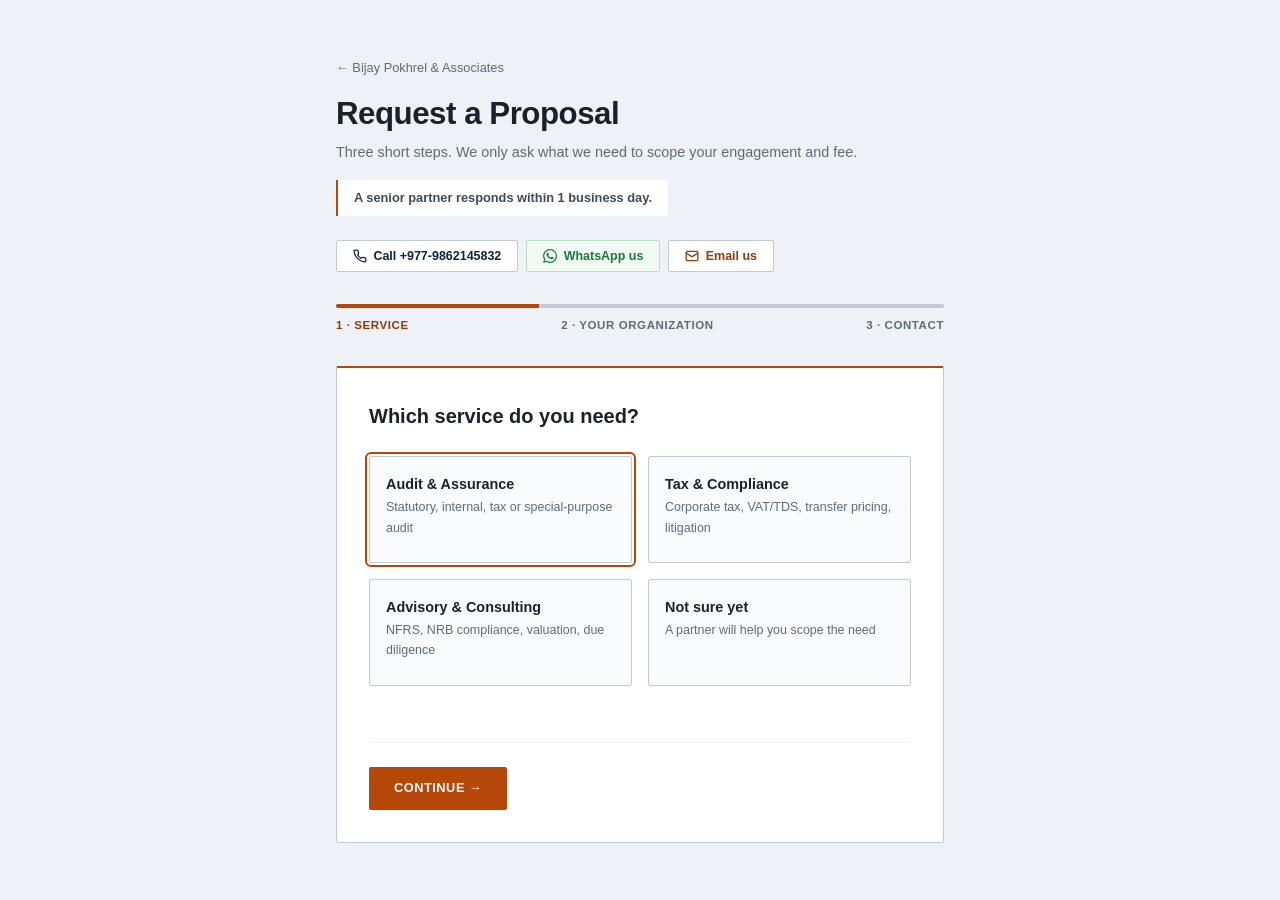
<file: proposal.html>
<!DOCTYPE html>
<html lang="en">
<head>
<meta charset="UTF-8">
<meta name="viewport" content="width=device-width, initial-scale=1.0">
<title>Request a Proposal | Bijay Pokhrel & Associates, Chartered Accountants</title>
<meta name="description" content="Request a fee proposal for audit, tax, or advisory services from Bijay Pokhrel &amp; Associates in Kathmandu, Nepal. A senior partner responds within 1 business day.">
<meta name="robots" content="index, follow">
<link rel="canonical" href="https://www.bijaypokhrel-associates.com/proposal.html">

<meta property="og:type" content="website">
<meta property="og:url" content="https://www.bijaypokhrel-associates.com/proposal.html">
<meta property="og:title" content="Request a Proposal | Bijay Pokhrel &amp; Associates, Chartered Accountants">
<meta property="og:description" content="Three short steps to a written fee proposal. Audit, tax &amp; advisory services in Nepal. A senior partner responds within 1 business day.">
<meta name="twitter:card" content="summary">
<style>
/* ============================================================
   PROPOSAL FORM — design tokens aligned with assets/design-system.css
   ============================================================ */
:root {
    --navy-800: #102341;
    --navy-700: #16325c;
    --slate-900: #1a202c;
    --slate-700: #3d4a5c;
    --slate-500: #5d6b7e;
    --slate-300: #c2cad6;
    --slate-100: #eef1f5;
    --paper: #fafbfc;
    --white: #ffffff;
    --accent-600: #b54708;
    --accent-700: #93390a;
    --accent-100: #fdeadd;
    --error-600: #b42318;
    --error-100: #fdecea;
    --success-600: #196b3a;
    --success-100: #e6f4ec;
    --radius: 2px;
    --space-1: 0.5rem; --space-2: 1rem; --space-3: 1.5rem;
    --space-4: 2rem;  --space-6: 3rem;
    --font: "Inter", "Roboto", -apple-system, "Segoe UI", "Helvetica Neue", Arial, sans-serif;
    --ease: cubic-bezier(0.4, 0, 0.2, 1);
}
*, *::before, *::after { box-sizing: border-box; margin: 0; padding: 0; }
body {
    font-family: var(--font); font-size: 1rem; line-height: 1.6;
    color: var(--slate-700); background: var(--slate-100);
    min-height: 100vh; display: flex; flex-direction: column;
    align-items: center; padding: var(--space-6) var(--space-2);
}
.form-shell { width: 100%; max-width: 38rem; }
.form-shell > header { margin-bottom: var(--space-4); }
.form-shell h1 { font-size: 1.953rem; color: var(--slate-900); letter-spacing: -0.015em; line-height: 1.2; }
.form-shell header p { margin-top: var(--space-1); color: var(--slate-500); font-size: 0.9rem; }
.sla-note { display: inline-block; margin-top: var(--space-2); padding: var(--space-1) var(--space-2);
    background: var(--white); border-left: 2px solid var(--accent-600);
    font-size: 0.8rem; font-weight: 600; color: var(--slate-700); }

/* ---- Progress bar ---- */
.progress { margin-bottom: var(--space-4); }
.progress-track { height: 4px; background: var(--slate-300); border-radius: var(--radius); overflow: hidden; }
.progress-fill { height: 100%; width: 33.33%; background: var(--accent-600); transition: width 300ms var(--ease); }
.progress-steps { display: flex; justify-content: space-between; margin-top: var(--space-1);
    font-size: 0.72rem; font-weight: 600; text-transform: uppercase; letter-spacing: 0.05em; color: var(--slate-500); }
.progress-steps span[aria-current="step"] { color: var(--accent-700); }
.progress-steps .done { color: var(--success-600); }

/* ---- Card & steps ---- */
.form-card { background: var(--white); border: 1px solid var(--slate-300);
    border-top: 2px solid var(--accent-600); border-radius: var(--radius);
    padding: var(--space-4); }
.form-step { display: none; }
.form-step.active { display: block; animation: stepIn 250ms var(--ease); }
@keyframes stepIn { from { opacity: 0; transform: translateX(8px); } to { opacity: 1; transform: none; } }
.form-step h2 { font-size: 1.25rem; color: var(--slate-900); margin-bottom: var(--space-3); }

/* ---- Fields ---- */
fieldset { border: 0; }
legend { font-size: 1.25rem; font-weight: 700; color: var(--slate-900); margin-bottom: var(--space-3); }
.field { margin-bottom: var(--space-3); }
.field label { display: block; font-size: 0.8rem; font-weight: 600; text-transform: uppercase;
    letter-spacing: 0.04em; color: var(--slate-700); margin-bottom: var(--space-1); }
.field label .req { color: var(--error-600); }
.field input[type="text"], .field input[type="email"], .field input[type="tel"], .field select, .field textarea {
    width: 100%; padding: 0.75rem var(--space-2); font: inherit; font-size: 0.95rem;
    color: var(--slate-900); background: var(--paper);
    border: 1px solid var(--slate-300); border-radius: var(--radius);
    transition: border-color 150ms var(--ease), box-shadow 150ms var(--ease);
}
/* ACTIVE state */
.field input:focus, .field select:focus, .field textarea:focus {
    outline: none; border-color: var(--navy-700);
    box-shadow: 0 0 0 3px rgba(22, 50, 92, 0.15);
}
/* ERROR state */
.field.has-error input, .field.has-error select {
    border-color: var(--error-600); background: var(--error-100);
}
.field.has-error input:focus, .field.has-error select:focus {
    box-shadow: 0 0 0 3px rgba(180, 35, 24, 0.15);
}
.field-error { display: none; margin-top: var(--space-1); font-size: 0.8rem; color: var(--error-600); font-weight: 500; }
.field.has-error .field-error { display: block; }
.field-hint { margin-top: var(--space-1); font-size: 0.78rem; color: var(--slate-500); }

/* Radio cards (service type / firm size) */
.choice-grid { display: grid; grid-template-columns: 1fr 1fr; gap: var(--space-2); }
.choice { position: relative; }
.choice input { position: absolute; opacity: 0; width: 100%; height: 100%; cursor: pointer; }
.choice label {
    display: block; padding: var(--space-2); height: 100%;
    border: 1px solid var(--slate-300); border-radius: var(--radius);
    background: var(--paper); cursor: pointer; text-transform: none; letter-spacing: 0;
    transition: border-color 150ms var(--ease), background-color 150ms var(--ease);
}
.choice label strong { display: block; font-size: 0.9rem; color: var(--slate-900); }
.choice label small { font-size: 0.78rem; color: var(--slate-500); font-weight: 400; }
.choice input:focus-visible + label { outline: 2px solid var(--accent-600); outline-offset: 2px; }
.choice input:checked + label { border-color: var(--accent-600); background: var(--accent-100); }
.choice input:checked + label strong { color: var(--accent-700); }
@media (max-width: 30rem) { .choice-grid { grid-template-columns: 1fr; } }

/* ---- Buttons / nav row ---- */
.form-nav { display: flex; justify-content: space-between; gap: var(--space-2);
    margin-top: var(--space-4); padding-top: var(--space-3); border-top: 1px solid var(--slate-100); }
.btn { display: inline-flex; align-items: center; justify-content: center;
    padding: 0.875rem var(--space-3); font: 600 0.8rem/1 var(--font);
    text-transform: uppercase; letter-spacing: 0.04em;
    border: 1px solid transparent; border-radius: var(--radius); cursor: pointer;
    transition: background-color 150ms var(--ease); }
.btn:focus-visible { outline: 2px solid var(--accent-600); outline-offset: 2px; }
.btn-primary { background: var(--accent-600); color: var(--white); }
.btn-primary:hover { background: var(--accent-700); }
.btn-ghost { background: transparent; color: var(--navy-800); border-color: var(--slate-300); }
.btn-ghost:hover { border-color: var(--navy-800); }
.btn[hidden] { display: none; }

/* ---- SUCCESS state ---- */
.success-panel { display: none; text-align: left; }
.success-panel.visible { display: block; animation: stepIn 250ms var(--ease); }
.success-mark { width: 56px; height: 56px; border-radius: 50%;
    background: var(--success-100); color: var(--success-600);
    display: flex; align-items: center; justify-content: center;
    font-size: 1.5rem; margin-bottom: var(--space-3); }
.success-panel h2 { font-size: 1.563rem; color: var(--slate-900); margin-bottom: var(--space-2); }
.success-panel p { margin-bottom: var(--space-2); font-size: 0.95rem; }
.success-timeline { margin: var(--space-3) 0; border: 1px solid var(--slate-300); border-radius: var(--radius); }
.success-timeline li { display: flex; gap: var(--space-2); padding: var(--space-2);
    border-bottom: 1px solid var(--slate-100); font-size: 0.875rem; list-style: none; }
.success-timeline li:last-child { border-bottom: 0; }
.success-timeline .when { flex-shrink: 0; width: 9rem; font-weight: 700;
    color: var(--navy-800); font-variant-numeric: tabular-nums; }
.success-ref { font-size: 0.8rem; color: var(--slate-500); }
.success-ref strong { color: var(--slate-900); font-family: ui-monospace, "Roboto Mono", monospace; }

/* ---- Contact strip (above form) ---- */
.contact-strip { display: flex; flex-wrap: wrap; gap: var(--space-1); margin-top: var(--space-3); }
.contact-chip {
    display: inline-flex; align-items: center; gap: 0.4rem;
    padding: 0.5rem var(--space-2);
    font: 600 0.78rem/1 var(--font); text-decoration: none;
    border: 1px solid var(--slate-300); border-radius: var(--radius);
    background: var(--white); transition: border-color 150ms, background-color 150ms;
}
.contact-chip--call  { color: var(--navy-800); }
.contact-chip--call:hover  { border-color: var(--navy-800); background: var(--slate-100); }
.contact-chip--whatsapp { color: #1a7a3e; border-color: #b7dfc6; background: #f0faf3; }
.contact-chip--whatsapp:hover { background: #daf4e5; border-color: #1a7a3e; }
.contact-chip--email { color: var(--accent-700); }
.contact-chip--email:hover { border-color: var(--accent-600); background: var(--accent-100); }

/* Honor reduced motion */
@media (prefers-reduced-motion: reduce) { *, *::before, *::after { animation: none !important; transition: none !important; } }
</style>
</head>
<body>

<div class="form-shell">
    <header>
        <p style="margin-bottom: var(--space-2);"><a href="index.html" style="font-size:0.8rem;color:var(--slate-500);text-decoration:none;">&larr; Bijay Pokhrel &amp; Associates</a></p>
        <h1>Request a Proposal</h1>
        <p>Three short steps. We only ask what we need to scope your engagement and fee.</p>
        <span class="sla-note">A senior partner responds within 1 business day.</span>
        <!-- Direct contact alternatives -->
        <div class="contact-strip">
            <a href="tel:+9779862145832" class="contact-chip contact-chip--call">
                <svg aria-hidden="true" width="14" height="14" viewBox="0 0 24 24" fill="none" stroke="currentColor" stroke-width="2.2" stroke-linecap="round" stroke-linejoin="round"><path d="M22 16.92v3a2 2 0 0 1-2.18 2 19.79 19.79 0 0 1-8.63-3.07A19.5 19.5 0 0 1 4.69 12a19.79 19.79 0 0 1-3-8.59A2 2 0 0 1 3.68 2h3a2 2 0 0 1 2 1.72 12.84 12.84 0 0 0 .7 2.81 2 2 0 0 1-.45 2.11L7.91 9.91a16 16 0 0 0 6.18 6.18l1.27-1.27a2 2 0 0 1 2.11-.45 12.84 12.84 0 0 0 2.81.7A2 2 0 0 1 22 16.92z"/></svg>
                Call +977-9862145832
            </a>
            <!-- ============================================================
                 WHATSAPP LINK — replace 9779862145832 with the firm's
                 WhatsApp-enabled number (country code + digits, no + or spaces)
                 ============================================================ -->
            <a href="https://wa.me/9779862145832?text=Hi%2C%20I%27d%20like%20to%20request%20a%20proposal%20from%20Bijay%20Pokhrel%20%26%20Associates."
               class="contact-chip contact-chip--whatsapp"
               target="_blank" rel="noopener noreferrer">
                <svg aria-hidden="true" width="14" height="14" viewBox="0 0 24 24" fill="currentColor"><path d="M17.472 14.382c-.297-.149-1.758-.867-2.03-.967-.273-.099-.471-.148-.67.15-.197.297-.767.966-.94 1.164-.173.199-.347.223-.644.075-.297-.15-1.255-.463-2.39-1.475-.883-.788-1.48-1.761-1.653-2.059-.173-.297-.018-.458.13-.606.134-.133.298-.347.446-.52.149-.174.198-.298.298-.497.099-.198.05-.371-.025-.52-.075-.149-.669-1.612-.916-2.207-.242-.579-.487-.5-.669-.51-.173-.008-.371-.01-.57-.01-.198 0-.52.074-.792.372-.272.297-1.04 1.016-1.04 2.479 0 1.462 1.065 2.875 1.213 3.074.149.198 2.096 3.2 5.077 4.487.709.306 1.262.489 1.694.625.712.227 1.36.195 1.871.118.571-.085 1.758-.719 2.006-1.413.248-.694.248-1.289.173-1.413-.074-.124-.272-.198-.57-.347m-5.421 7.403h-.004a9.87 9.87 0 0 1-5.031-1.378l-.361-.214-3.741.982.998-3.648-.235-.374a9.86 9.86 0 0 1-1.51-5.26c.001-5.45 4.436-9.884 9.888-9.884 2.64 0 5.122 1.03 6.988 2.898a9.825 9.825 0 0 1 2.893 6.994c-.003 5.45-4.437 9.884-9.885 9.884m8.413-18.297A11.815 11.815 0 0 0 12.05 0C5.495 0 .16 5.335.157 11.892c0 2.096.547 4.142 1.588 5.945L.057 24l6.305-1.654a11.882 11.882 0 0 0 5.683 1.448h.005c6.554 0 11.89-5.335 11.893-11.893a11.821 11.821 0 0 0-3.48-8.413z"/></svg>
                WhatsApp us
            </a>
            <a href="mailto:info@bijaypokhrel-associates.com" class="contact-chip contact-chip--email">
                <svg aria-hidden="true" width="14" height="14" viewBox="0 0 24 24" fill="none" stroke="currentColor" stroke-width="2.2" stroke-linecap="round" stroke-linejoin="round"><rect x="2" y="4" width="20" height="16" rx="2"/><path d="m22 7-8.97 5.7a1.94 1.94 0 0 1-2.06 0L2 7"/></svg>
                Email us
            </a>
        </div>
    </header>

    <!-- Progress -->
    <div class="progress">
        <div class="progress-track" role="progressbar" aria-label="Form progress"
             aria-valuemin="1" aria-valuemax="3" aria-valuenow="1" id="progressbar">
            <div class="progress-fill" id="progressFill"></div>
        </div>
        <div class="progress-steps" id="progressSteps">
            <span data-step="1" aria-current="step">1 · Service</span>
            <span data-step="2">2 · Your Organization</span>
            <span data-step="3">3 · Contact</span>
        </div>
    </div>

    <div class="form-card">
        <!-- ============================================================
             FORM ACTION — set to your Formspree endpoint once you have your ID.
             The JS fetch below handles the actual submission; this action
             attribute serves as a no-JS fallback.
             ============================================================ -->
        <form id="proposalForm" action="https://formspree.io/f/YOUR_FORM_ID" method="POST" novalidate>

            <!-- ============ STEP 1: SERVICE TYPE ============ -->
            <div class="form-step active" data-step="1" role="group" aria-labelledby="s1-title">
                <fieldset>
                    <legend id="s1-title">Which service do you need?</legend>
                    <div class="field has-choice" id="field-service">
                        <div class="choice-grid">
                            <div class="choice">
                                <input type="radio" name="service" id="svc-audit" value="Audit & Assurance">
                                <label for="svc-audit"><strong>Audit &amp; Assurance</strong><small>Statutory, internal, tax or special-purpose audit</small></label>
                            </div>
                            <div class="choice">
                                <input type="radio" name="service" id="svc-tax" value="Tax & Compliance">
                                <label for="svc-tax"><strong>Tax &amp; Compliance</strong><small>Corporate tax, VAT/TDS, transfer pricing, litigation</small></label>
                            </div>
                            <div class="choice">
                                <input type="radio" name="service" id="svc-advisory" value="Advisory & Consulting">
                                <label for="svc-advisory"><strong>Advisory &amp; Consulting</strong><small>NFRS, NRB compliance, valuation, due diligence</small></label>
                            </div>
                            <div class="choice">
                                <input type="radio" name="service" id="svc-unsure" value="Not sure yet">
                                <label for="svc-unsure"><strong>Not sure yet</strong><small>A partner will help you scope the need</small></label>
                            </div>
                        </div>
                        <p class="field-error" id="err-service" role="alert">Please select a service so we can route you to the right partner.</p>
                    </div>
                </fieldset>
            </div>

            <!-- ============ STEP 2: FIRM SIZE / REVENUE ============ -->
            <div class="form-step" data-step="2" role="group" aria-labelledby="s2-title">
                <fieldset>
                    <legend id="s2-title">About your organization</legend>
                    <div class="field" id="field-orgname">
                        <label for="orgname">Organization name <span class="req" aria-hidden="true">*</span></label>
                        <input type="text" id="orgname" name="orgname" autocomplete="organization" required>
                        <p class="field-error" id="err-orgname" role="alert">Please enter your organization's name.</p>
                    </div>
                    <div class="field" id="field-industry">
                        <label for="industry">Industry <span class="req" aria-hidden="true">*</span></label>
                        <select id="industry" name="industry" required>
                            <option value="">Select your industry…</option>
                            <option>Banking &amp; Financial Institutions</option>
                            <option>Insurance</option>
                            <option>Manufacturing</option>
                            <option>Hydropower &amp; Energy</option>
                            <option>Healthcare</option>
                            <option>Education</option>
                            <option>Hospitality &amp; Tourism</option>
                            <option>Real Estate</option>
                            <option>Retail &amp; FMCG</option>
                            <option>NGO / INGO</option>
                            <option>Technology</option>
                            <option>Other</option>
                        </select>
                        <p class="field-error" id="err-industry" role="alert">Please select your industry.</p>
                    </div>
                    <div class="field has-choice" id="field-revenue">
                        <label id="revenue-label">Annual revenue (NPR) <span class="req" aria-hidden="true">*</span></label>
                        <div class="choice-grid" role="radiogroup" aria-labelledby="revenue-label">
                            <div class="choice">
                                <input type="radio" name="revenue" id="rev-1" value="Under 10 Crore">
                                <label for="rev-1"><strong>Under 10 Crore</strong></label>
                            </div>
                            <div class="choice">
                                <input type="radio" name="revenue" id="rev-2" value="10–50 Crore">
                                <label for="rev-2"><strong>10 – 50 Crore</strong></label>
                            </div>
                            <div class="choice">
                                <input type="radio" name="revenue" id="rev-3" value="50–100 Crore">
                                <label for="rev-3"><strong>50 – 100 Crore</strong></label>
                            </div>
                            <div class="choice">
                                <input type="radio" name="revenue" id="rev-4" value="Over 100 Crore">
                                <label for="rev-4"><strong>Over 100 Crore</strong></label>
                            </div>
                        </div>
                        <p class="field-hint">Used only to assign the right partner and team size. Kept strictly confidential.</p>
                        <p class="field-error" id="err-revenue" role="alert">Please select a revenue band.</p>
                    </div>
                </fieldset>
            </div>

            <!-- ============ STEP 3: CONTACT ============ -->
            <div class="form-step" data-step="3" role="group" aria-labelledby="s3-title">
                <fieldset>
                    <legend id="s3-title">Where should the proposal go?</legend>
                    <div class="field" id="field-name">
                        <label for="fullname">Full name <span class="req" aria-hidden="true">*</span></label>
                        <input type="text" id="fullname" name="fullname" autocomplete="name" required>
                        <p class="field-error" id="err-name" role="alert">Please enter your full name.</p>
                    </div>
                    <div class="field" id="field-email">
                        <label for="email">Business email <span class="req" aria-hidden="true">*</span></label>
                        <input type="email" id="email" name="email" autocomplete="email"
                               placeholder="you@yourcompany.com" required
                               aria-describedby="hint-email err-email">
                        <p class="field-hint" id="hint-email">Please use your company email — proposals are sent to business addresses only.</p>
                        <p class="field-error" id="err-email" role="alert"></p>
                    </div>
                    <div class="field" id="field-phone">
                        <label for="phone">Phone <span class="req" aria-hidden="true">*</span></label>
                        <input type="tel" id="phone" name="phone" autocomplete="tel"
                               placeholder="+977 98XXXXXXXX" required aria-describedby="err-phone">
                        <p class="field-error" id="err-phone" role="alert"></p>
                    </div>
                    <div class="field" id="field-notes">
                        <label for="notes">Anything we should know? <small>(optional)</small></label>
                        <textarea id="notes" name="notes" rows="3"
                                  placeholder="Deadlines, regulator involved, current auditor, scope…"></textarea>
                    </div>
                </fieldset>
            </div>

            <!-- Honeypot — hidden from humans, catches bots -->
            <input type="text" name="_gotcha" style="display:none" tabindex="-1" autocomplete="off">

            <!-- ============ NAV ============ -->
            <div class="form-nav" id="formNav">
                <button type="button" class="btn btn-ghost" id="btnBack" hidden>&larr; Back</button>
                <button type="button" class="btn btn-primary" id="btnNext">Continue &rarr;</button>
                <button type="submit" class="btn btn-primary" id="btnSubmit" hidden>Send Request</button>
            </div>
            <!-- Submission error message — shown only if network/server error occurs -->
            <p id="submitError" hidden style="margin-top:1rem;padding:0.75rem 1rem;background:var(--error-100);border-left:2px solid var(--error-600);font-size:0.875rem;color:var(--error-600);">
                Something went wrong sending your request. Please try again, or contact us directly at
                <a href="tel:+9779862145832" style="color:inherit;font-weight:700;">+977-9862145832</a>.
            </p>
        </form>

        <!-- ============ SUCCESS STATE ============ -->
        <div class="success-panel" id="successPanel" tabindex="-1" role="status">
            <div class="success-mark" aria-hidden="true">&#10003;</div>
            <h2>Your proposal request is with us.</h2>
            <p id="successIntro">Thank you. Here is exactly what happens next:</p>
            <ul class="success-timeline">
                <li><span class="when">Within 1 hour</span><span>You'll receive an email confirmation at the address you provided.</span></li>
                <li><span class="when" id="slaPartner">By tomorrow</span><span>A senior partner reviews your requirements and calls you to clarify scope.</span></li>
                <li><span class="when">Within 3 days</span><span>You receive a written fee proposal with team, timeline, and deliverables.</span></li>
            </ul>
            <p class="success-ref">Your reference: <strong id="refCode"></strong> — quote it if you call us at +977-9862145832.</p>
        </div>
    </div>
</div>

<script>
(function () {
    'use strict';

    /* ============================================================
       MULTI-STEP FORM CONTROLLER
       Step 1: Service type → Step 2: Firm size/revenue → Step 3: Contact
       ============================================================ */
    var TOTAL_STEPS = 3;
    var currentStep = 1;

    var form = document.getElementById('proposalForm');
    var steps = form.querySelectorAll('.form-step');
    var btnBack = document.getElementById('btnBack');
    var btnNext = document.getElementById('btnNext');
    var btnSubmit = document.getElementById('btnSubmit');
    var progressFill = document.getElementById('progressFill');
    var progressbar = document.getElementById('progressbar');
    var stepLabels = document.querySelectorAll('#progressSteps span');

    /* ---------- Validation rules ---------- */

    // Free/personal email providers are rejected: proposals go to business addresses.
    var FREE_EMAIL_DOMAINS = [
        'gmail.com', 'googlemail.com', 'yahoo.com', 'yahoo.in', 'ymail.com',
        'hotmail.com', 'outlook.com', 'live.com', 'msn.com',
        'aol.com', 'icloud.com', 'me.com', 'protonmail.com', 'proton.me',
        'zoho.com', 'mail.com', 'gmx.com', 'yandex.com', 'rediffmail.com'
    ];

    function validateBusinessEmail(value) {
        var v = value.trim().toLowerCase();
        if (!v) return 'Please enter your email address.';
        // RFC-ish shape check: local@domain.tld
        var m = v.match(/^[a-z0-9.!#$%&'*+/=?^_`{|}~-]+@([a-z0-9-]+(?:\.[a-z0-9-]+)+)$/);
        if (!m) return 'That doesn’t look like a valid email address.';
        var domain = m[1];
        if (FREE_EMAIL_DOMAINS.indexOf(domain) !== -1) {
            return 'Please use your business email (personal providers like @' + domain + ' aren’t accepted for proposals).';
        }
        return '';
    }

    function validatePhone(value) {
        var v = value.trim();
        if (!v) return 'Please enter a phone number.';
        // Allow +, digits, spaces, hyphens, parentheses; require 7–15 digits (E.164 range)
        if (!/^[+]?[\d\s\-()]+$/.test(v)) return 'Phone numbers may only contain digits, spaces, +, - and ().';
        var digits = v.replace(/\D/g, '');
        if (digits.length < 7 || digits.length > 15) return 'Please enter a valid phone number (7–15 digits).';
        return '';
    }

    function setFieldError(fieldId, message) {
        var field = document.getElementById(fieldId);
        var error = field.querySelector('.field-error');
        var input = field.querySelector('input, select, textarea');
        if (message) {
            field.classList.add('has-error');
            if (error) error.textContent = message;
            if (input) input.setAttribute('aria-invalid', 'true');
        } else {
            field.classList.remove('has-error');
            if (input) input.removeAttribute('aria-invalid');
        }
        return !message;
    }

    /* Per-step validation. Returns true when the step may be left. */
    function validateStep(step) {
        var ok = true;

        if (step === 1) {
            var serviceChosen = !!form.querySelector('input[name="service"]:checked');
            ok = setFieldError('field-service', serviceChosen ? '' : 'Please select a service so we can route you to the right partner.') && ok;
        }

        if (step === 2) {
            ok = setFieldError('field-orgname',
                document.getElementById('orgname').value.trim() ? '' : 'Please enter your organization’s name.') && ok;
            ok = setFieldError('field-industry',
                document.getElementById('industry').value ? '' : 'Please select your industry.') && ok;
            var revChosen = !!form.querySelector('input[name="revenue"]:checked');
            ok = setFieldError('field-revenue', revChosen ? '' : 'Please select a revenue band.') && ok;
        }

        if (step === 3) {
            ok = setFieldError('field-name',
                document.getElementById('fullname').value.trim() ? '' : 'Please enter your full name.') && ok;
            ok = setFieldError('field-email', validateBusinessEmail(document.getElementById('email').value)) && ok;
            ok = setFieldError('field-phone', validatePhone(document.getElementById('phone').value)) && ok;
        }

        if (!ok) {
            // Move focus to the first invalid control for keyboard/AT users
            var firstInvalid = form.querySelector('.has-error input, .has-error select, .has-error textarea');
            if (firstInvalid) firstInvalid.focus();
        }
        return ok;
    }

    /* ---------- Funnel pre-fill from query params ----------
       Sector/service CTAs link here as proposal.html?service=…&industry=…
       so the visitor never re-enters what the page they came from knew. */
    (function prefillFromQuery() {
        var params = new URLSearchParams(window.location.search);
        var svc = params.get('service');
        if (svc) {
            form.querySelectorAll('input[name="service"]').forEach(function (radio) {
                if (radio.value === svc) radio.checked = true;
            });
        }
        var ind = params.get('industry');
        if (ind) {
            var sel = document.getElementById('industry');
            Array.prototype.forEach.call(sel.options, function (opt) {
                if (opt.text === ind) sel.value = opt.value;
            });
        }
    })();

    /* ---------- Step rendering ---------- */
    function renderStep() {
        steps.forEach(function (panel) {
            panel.classList.toggle('active', Number(panel.dataset.step) === currentStep);
        });

        // Progress bar + ARIA
        progressFill.style.width = (currentStep / TOTAL_STEPS * 100) + '%';
        progressbar.setAttribute('aria-valuenow', String(currentStep));
        stepLabels.forEach(function (label) {
            var n = Number(label.dataset.step);
            label.classList.toggle('done', n < currentStep);
            if (n === currentStep) label.setAttribute('aria-current', 'step');
            else label.removeAttribute('aria-current');
        });

        // Buttons
        btnBack.hidden = currentStep === 1;
        btnNext.hidden = currentStep === TOTAL_STEPS;
        btnSubmit.hidden = currentStep !== TOTAL_STEPS;

        // Focus the step heading region's first focusable control
        var active = form.querySelector('.form-step.active');
        var firstControl = active.querySelector('input, select, textarea');
        if (firstControl) firstControl.focus();
    }

    btnNext.addEventListener('click', function () {
        if (!validateStep(currentStep)) return;
        currentStep = Math.min(currentStep + 1, TOTAL_STEPS);
        renderStep();
    });

    btnBack.addEventListener('click', function () {
        currentStep = Math.max(currentStep - 1, 1);
        renderStep();
    });

    // Enter advances steps instead of submitting prematurely
    form.addEventListener('keydown', function (e) {
        if (e.key === 'Enter' && e.target.tagName !== 'TEXTAREA' && currentStep < TOTAL_STEPS) {
            e.preventDefault();
            btnNext.click();
        }
    });

    // Live revalidation: clear an error as soon as the user fixes the field
    form.addEventListener('input', function (e) {
        var field = e.target.closest('.field');
        if (field && field.classList.contains('has-error')) {
            if (e.target.name === 'service') setFieldError('field-service', '');
            else if (e.target.name === 'revenue') setFieldError('field-revenue', '');
            else if (e.target.id === 'email') setFieldError('field-email', validateBusinessEmail(e.target.value));
            else if (e.target.id === 'phone') setFieldError('field-phone', validatePhone(e.target.value));
            else if (e.target.value.trim()) setFieldError(field.id, '');
        }
    });

    /* ---------- Submit & success state ---------- */

    /* ============================================================
       FORM ENDPOINT CONFIGURATION
       ---------------------------------------------------------------
       Option A — Formspree (recommended, works on any host):
         1. Sign up at https://formspree.io (free tier: 50 submissions/month)
         2. Create a new form and copy the ID from the endpoint URL
         3. Replace YOUR_FORM_ID below with your real ID, e.g. "xabcdefg"

       Option B — Netlify Forms:
         1. Add  netlify  and  name="proposal"  attributes to the <form> tag
         2. Add  <input type="hidden" name="form-name" value="proposal">
         3. Change FORMSPREE_ENDPOINT to '/' and the Content-Type to
            'application/x-www-form-urlencoded', encoding the body with
            URLSearchParams (see Netlify Forms AJAX docs)

       Option C — Any other REST endpoint:
         Point FORMSPREE_ENDPOINT at your own API and adjust headers/body.
       ============================================================ */
    var FORMSPREE_ENDPOINT = 'https://formspree.io/f/YOUR_FORM_ID';

    function showSuccess(data) {
        var now = new Date();
        var ref = 'BPA-' + now.getFullYear() +
                  String(now.getMonth() + 1).padStart(2, '0') +
                  String(now.getDate()).padStart(2, '0') + '-' +
                  Math.random().toString(36).slice(2, 6).toUpperCase();
        document.getElementById('refCode').textContent = ref;

        var slaEl = document.getElementById('slaPartner');
        slaEl.textContent = now.getDay() === 5 /* Friday, Nepal work week Sun–Fri */ ? 'By Sunday' : 'By tomorrow';

        document.getElementById('successIntro').textContent =
            'Thank you, ' + data.name.split(' ')[0] + '. Your ' + data.service.toLowerCase() +
            ' request is on its way to the relevant partner. Here is exactly what happens next:';

        form.hidden = true;
        document.getElementById('submitError').hidden = true;
        var success = document.getElementById('successPanel');
        success.classList.add('visible');
        success.focus();
    }

    form.addEventListener('submit', function (e) {
        e.preventDefault();
        if (!validateStep(3)) return;

        var data = {
            service:      form.querySelector('input[name="service"]:checked').value,
            organization: document.getElementById('orgname').value.trim(),
            industry:     document.getElementById('industry').value,
            revenue:      form.querySelector('input[name="revenue"]:checked').value,
            name:         document.getElementById('fullname').value.trim(),
            email:        document.getElementById('email').value.trim(),
            phone:        document.getElementById('phone').value.trim(),
            notes:        document.getElementById('notes').value.trim()
        };

        var errEl = document.getElementById('submitError');
        errEl.hidden = true;
        btnSubmit.disabled = true;
        btnSubmit.textContent = 'Sending…';

        fetch(FORMSPREE_ENDPOINT, {
            method:  'POST',
            headers: { 'Accept': 'application/json', 'Content-Type': 'application/json' },
            body:    JSON.stringify(data)
        })
        .then(function (res) {
            if (res.ok) {
                showSuccess(data);
            } else {
                return res.json().then(function (body) {
                    throw new Error(body.error || 'Server error ' + res.status);
                });
            }
        })
        .catch(function () {
            btnSubmit.disabled = false;
            btnSubmit.textContent = 'Send Request';
            errEl.hidden = false;
            errEl.scrollIntoView({ behavior: 'smooth', block: 'nearest' });
        });
    });

    renderStep();
})();
</script>
</body>
</html>
</file>
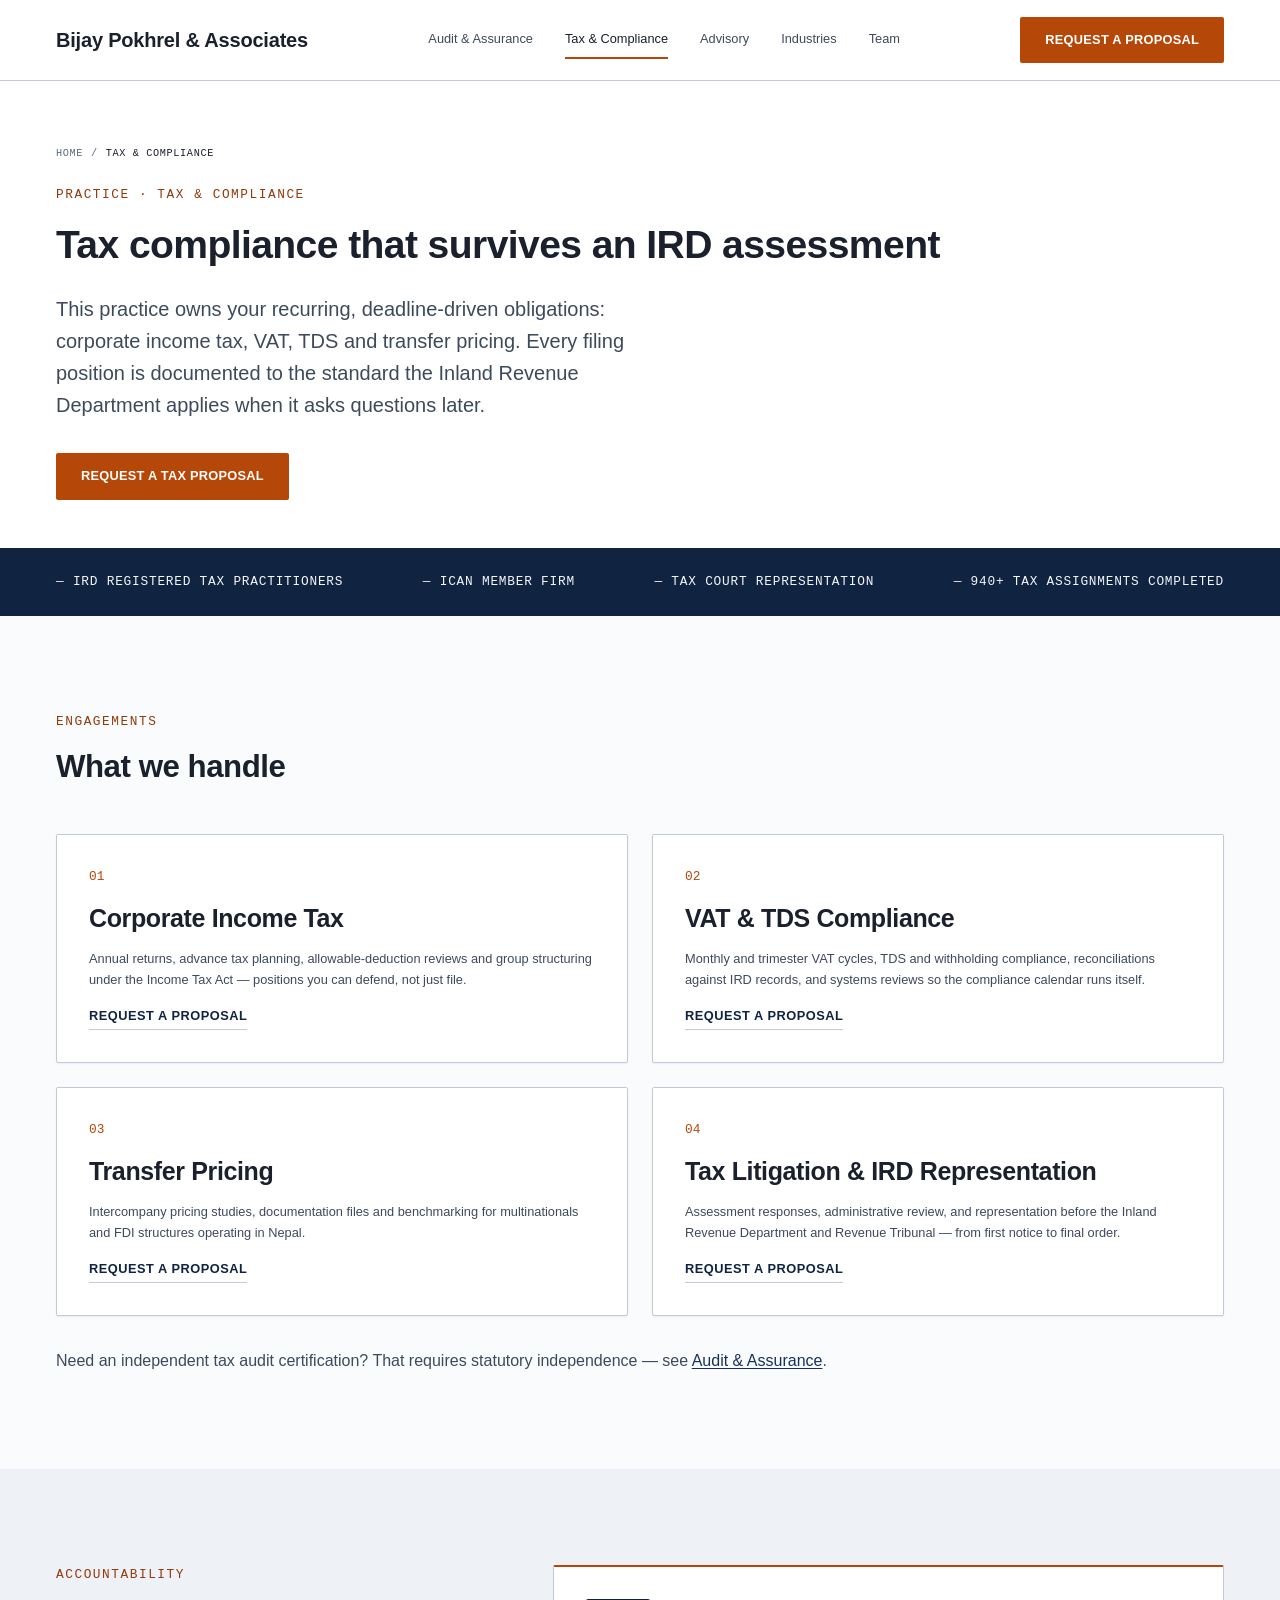
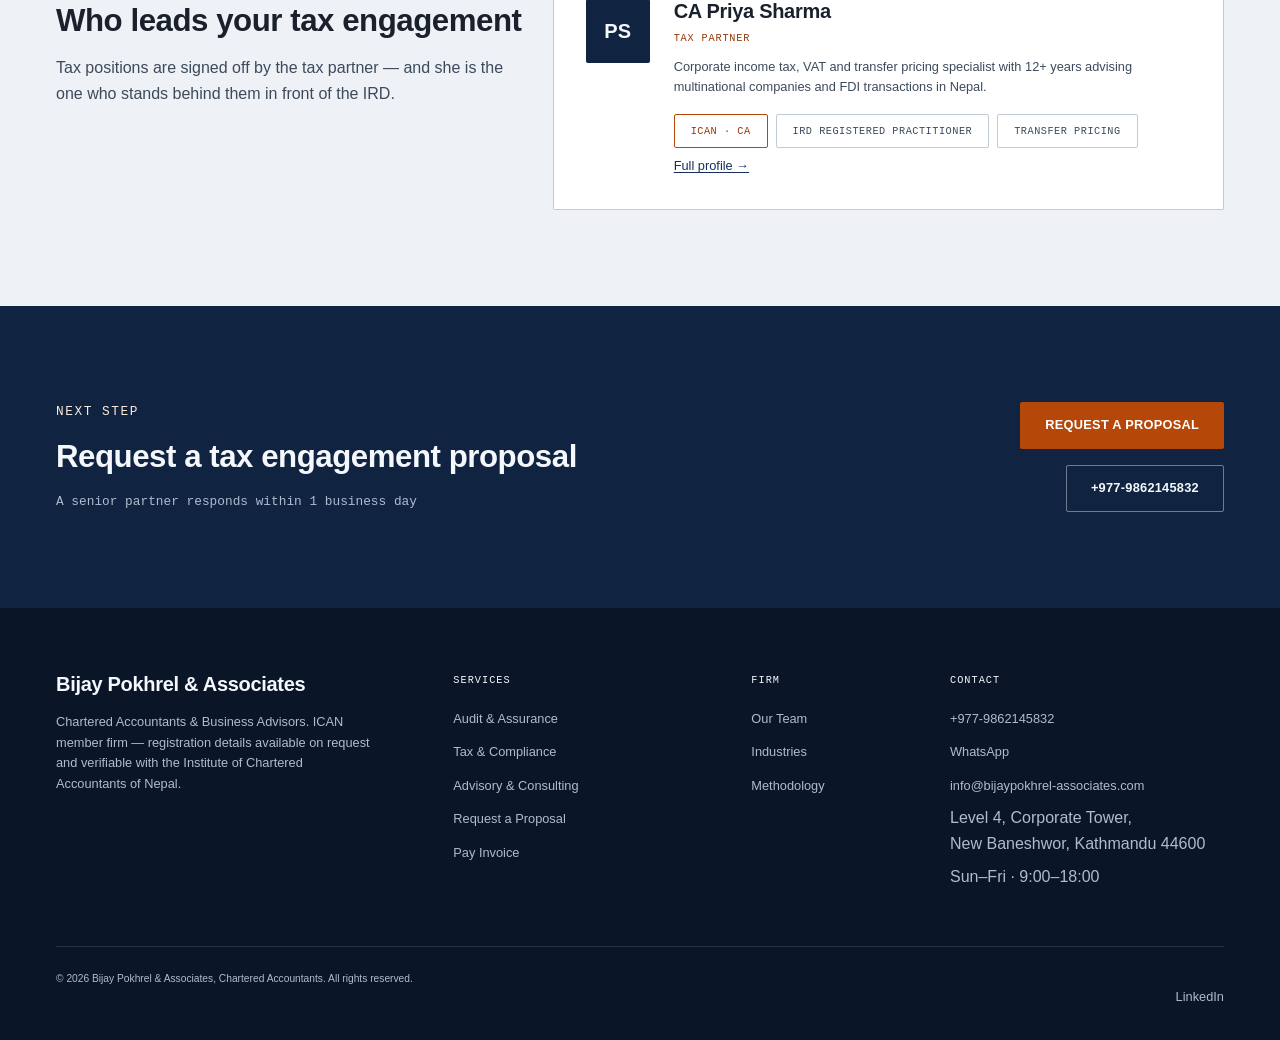
<file: tax-compliance.html>
<!DOCTYPE html>
<html lang="en">
<head>
<meta charset="UTF-8">
<meta name="viewport" content="width=device-width, initial-scale=1.0">
<title>Tax Advisory &amp; Compliance Services in Nepal | Bijay Pokhrel &amp; Associates</title>
<meta name="description" content="Corporate income tax, VAT and TDS compliance, transfer pricing, and IRD representation in Nepal. Registered tax practitioners — deadlines met, positions documented.">
<meta name="robots" content="index, follow">
<link rel="canonical" href="https://www.bijaypokhrel-associates.com/tax-compliance.html">

<meta property="og:type" content="website">
<meta property="og:url" content="https://www.bijaypokhrel-associates.com/tax-compliance.html">
<meta property="og:title" content="Tax Advisory &amp; Compliance Services in Nepal | Bijay Pokhrel &amp; Associates">
<meta property="og:description" content="Corporate income tax, VAT and TDS compliance, transfer pricing, and IRD representation in Nepal. Registered tax practitioners — deadlines met, positions documented.">
<meta name="twitter:card" content="summary">
<script type="application/ld+json">
{
  "@context": "https://schema.org",
  "@type": "Service",
  "name": "Tax & Compliance",
  "serviceType": "Corporate Tax, VAT Compliance, Transfer Pricing, Tax Litigation",
  "provider": { "@id": "https://www.bijaypokhrel-associates.com/#organization" },
  "areaServed": { "@type": "Country", "name": "Nepal" },
  "url": "https://www.bijaypokhrel-associates.com/tax-compliance.html"
}
</script>
<link rel="stylesheet" href="assets/design-system.css">
<link rel="stylesheet" href="assets/site.css">
</head>
<body>

<a class="skip-link" href="#main">Skip to content</a>

<header class="site-header" id="siteHeader">
    <div class="container site-header__inner">
        <a class="site-header__logo" href="index.html">Bijay Pokhrel &amp; Associates</a>
        <button class="site-header__toggle" id="navToggle" aria-expanded="false" aria-controls="primaryNav">Menu</button>
        <nav class="site-header__nav" id="primaryNav" aria-label="Primary">
            <a href="audit-assurance.html">Audit &amp; Assurance</a>
            <a href="tax-compliance.html" aria-current="page">Tax &amp; Compliance</a>
            <a href="advisory.html">Advisory</a>
            <a href="industry-banking.html">Industries</a>
            <a href="team.html">Team</a>
        </nav>
        <a class="btn btn--primary site-header__cta" href="proposal.html?service=Tax+%26+Compliance">Request a Proposal</a>
    </div>
</header>

<main id="main">

<section class="page-hero">
    <div class="container">
        <nav class="breadcrumbs" aria-label="Breadcrumb">
            <ol>
                <li><a href="index.html">Home</a></li>
                <li><span aria-current="page">Tax &amp; Compliance</span></li>
            </ol>
        </nav>
        <span class="kicker">Practice · Tax &amp; Compliance</span>
        <h1>Tax compliance that survives an IRD assessment</h1>
        <p class="hero__lead">This practice owns your recurring, deadline-driven obligations: corporate
           income tax, VAT, TDS and transfer pricing. Every filing position is documented to the
           standard the Inland Revenue Department applies when it asks questions later.</p>
        <div class="hero__actions">
            <a class="btn btn--primary" href="proposal.html?service=Tax+%26+Compliance">Request a Tax Proposal</a>
        </div>
    </div>
</section>

<aside class="ribbon" aria-label="Regulatory credentials">
    <div class="container">
        <ul>
            <li>IRD Registered Tax Practitioners</li>
            <li>ICAN Member Firm</li>
            <li>Tax Court Representation</li>
            <li>940+ Tax Assignments Completed</li>
        </ul>
    </div>
</aside>

<section class="section">
    <div class="container">
        <div class="section__intro">
            <span class="kicker">Engagements</span>
            <h2>What we handle</h2>
        </div>
        <div class="grid">
            <article class="service-card col-6">
                <span class="service-card__index">01</span>
                <h3 class="service-card__title">Corporate Income Tax</h3>
                <p class="service-card__body">Annual returns, advance tax planning, allowable-deduction
                   reviews and group structuring under the Income Tax Act — positions you can defend,
                   not just file.</p>
                <a class="service-card__link" href="proposal.html?service=Tax+%26+Compliance">Request a proposal</a>
            </article>
            <article class="service-card col-6">
                <span class="service-card__index">02</span>
                <h3 class="service-card__title">VAT &amp; TDS Compliance</h3>
                <p class="service-card__body">Monthly and trimester VAT cycles, TDS and withholding
                   compliance, reconciliations against IRD records, and systems reviews so the
                   compliance calendar runs itself.</p>
                <a class="service-card__link" href="proposal.html?service=Tax+%26+Compliance">Request a proposal</a>
            </article>
            <article class="service-card col-6">
                <span class="service-card__index">03</span>
                <h3 class="service-card__title">Transfer Pricing</h3>
                <p class="service-card__body">Intercompany pricing studies, documentation files and
                   benchmarking for multinationals and FDI structures operating in Nepal.</p>
                <a class="service-card__link" href="proposal.html?service=Tax+%26+Compliance">Request a proposal</a>
            </article>
            <article class="service-card col-6">
                <span class="service-card__index">04</span>
                <h3 class="service-card__title">Tax Litigation &amp; IRD Representation</h3>
                <p class="service-card__body">Assessment responses, administrative review, and
                   representation before the Inland Revenue Department and Revenue Tribunal —
                   from first notice to final order.</p>
                <a class="service-card__link" href="proposal.html?service=Tax+%26+Compliance">Request a proposal</a>
            </article>
        </div>

        <p class="mt-4">Need an independent tax audit certification? That requires statutory
           independence — see <a href="audit-assurance.html">Audit &amp; Assurance</a>.</p>
    </div>
</section>

<section class="section section--alt">
    <div class="container">
        <div class="grid">
            <div class="col-5">
                <span class="kicker">Accountability</span>
                <h2>Who leads your tax engagement</h2>
                <p class="mt-2">Tax positions are signed off by the tax partner — and she is the one
                   who stands behind them in front of the IRD.</p>
            </div>
            <div class="col-7">
                <div class="engagement-partner">
                    <div class="monogram" aria-hidden="true">PS</div>
                    <div>
                        <h3>CA Priya Sharma</h3>
                        <span class="partner-card__role">Tax Partner</span>
                        <p>Corporate income tax, VAT and transfer pricing specialist with 12+ years
                           advising multinational companies and FDI transactions in Nepal.</p>
                        <ul class="badge-list">
                            <li class="badge--verified">ICAN · CA</li>
                            <li>IRD Registered Practitioner</li>
                            <li>Transfer Pricing</li>
                        </ul>
                        <p class="mt-2"><a href="team.html#priya-sharma">Full profile →</a></p>
                    </div>
                </div>
            </div>
        </div>
    </div>
</section>

<section class="section section--inverted cta-band">
    <div class="container">
        <div class="grid">
            <div class="col-8">
                <span class="kicker">Next Step</span>
                <h2>Request a tax engagement proposal</h2>
                <p class="cta-band__sla">A senior partner responds within 1 business day</p>
            </div>
            <div class="col-4 cta-band__actions">
                <a class="btn btn--primary" href="proposal.html?service=Tax+%26+Compliance">Request a Proposal</a>
                <a class="btn btn--ghost" style="color:#f4f7fb;border-color:rgba(255,255,255,0.4);" href="tel:+9779862145832">+977-9862145832</a>
            </div>
        </div>
    </div>
</section>

</main>

<footer class="site-footer">
    <div class="container">
        <div class="grid">
            <div class="col-4 footer-brand">
                <h2>Bijay Pokhrel &amp; Associates</h2>
                <p>Chartered Accountants &amp; Business Advisors. ICAN member firm —
                   registration details available on request and verifiable with the
                   Institute of Chartered Accountants of Nepal.</p>
            </div>
            <div class="col-3">
                <p class="footer-heading">Services</p>
                <ul>
                    <li><a href="audit-assurance.html">Audit &amp; Assurance</a></li>
                    <li><a href="tax-compliance.html">Tax &amp; Compliance</a></li>
                    <li><a href="advisory.html">Advisory &amp; Consulting</a></li>
                    <li><a href="proposal.html">Request a Proposal</a></li>
                    <li><a href="pay.html">Pay Invoice</a></li>
                </ul>
            </div>
            <div class="col-2">
                <p class="footer-heading">Firm</p>
                <ul>
                    <li><a href="team.html">Our Team</a></li>
                    <li><a href="industry-banking.html">Industries</a></li>
                    <li><a href="index.html#methodology">Methodology</a></li>
                </ul>
            </div>
            <div class="col-3">
                <p class="footer-heading">Contact</p>
                <ul>
                    <li><a href="tel:+9779862145832">+977-9862145832</a></li>
                    <li><a href="https://wa.me/9779862145832" target="_blank" rel="noopener noreferrer">WhatsApp</a></li>
                    <li><a href="mailto:info@bijaypokhrel-associates.com">info@bijaypokhrel-associates.com</a></li>
                    <li>Level 4, Corporate Tower,<br>New Baneshwor, Kathmandu 44600</li>
                    <li>Sun–Fri · 9:00–18:00</li>
                </ul>
            </div>
        </div>
        <div class="footer-bottom">
            <p>&copy; 2026 Bijay Pokhrel &amp; Associates, Chartered Accountants. All rights reserved.</p>
            <p><a href="https://www.linkedin.com/in/bijay-pokhrel-8b09981b9" rel="noopener" target="_blank">LinkedIn</a></p>
        </div>
    </div>
</footer>

<!-- Mobile sticky CTA bar — visible only on small screens -->
<div class="mobile-cta-bar" aria-label="Quick contact">
    <a class="btn btn--primary" href="proposal.html?service=Tax+%26+Compliance">Get a Proposal</a>
    <a class="btn btn--wa" href="https://wa.me/9779862145832" target="_blank" rel="noopener noreferrer">
        <svg aria-hidden="true" width="14" height="14" viewBox="0 0 24 24" fill="currentColor"><path d="M17.472 14.382c-.297-.149-1.758-.867-2.03-.967-.273-.099-.471-.148-.67.15-.197.297-.767.966-.94 1.164-.173.199-.347.223-.644.075-.297-.15-1.255-.463-2.39-1.475-.883-.788-1.48-1.761-1.653-2.059-.173-.297-.018-.458.13-.606.134-.133.298-.347.446-.52.149-.174.198-.298.298-.497.099-.198.05-.371-.025-.52-.075-.149-.669-1.612-.916-2.207-.242-.579-.487-.5-.669-.51-.173-.008-.371-.01-.57-.01-.198 0-.52.074-.792.372-.272.297-1.04 1.016-1.04 2.479 0 1.462 1.065 2.875 1.213 3.074.149.198 2.096 3.2 5.077 4.487.709.306 1.262.489 1.694.625.712.227 1.36.195 1.871.118.571-.085 1.758-.719 2.006-1.413.248-.694.248-1.289.173-1.413-.074-.124-.272-.198-.57-.347m-5.421 7.403h-.004a9.87 9.87 0 0 1-5.031-1.378l-.361-.214-3.741.982.998-3.648-.235-.374a9.86 9.86 0 0 1-1.51-5.26c.001-5.45 4.436-9.884 9.888-9.884 2.64 0 5.122 1.03 6.988 2.898a9.825 9.825 0 0 1 2.893 6.994c-.003 5.45-4.437 9.884-9.885 9.884m8.413-18.297A11.815 11.815 0 0 0 12.05 0C5.495 0 .16 5.335.157 11.892c0 2.096.547 4.142 1.588 5.945L.057 24l6.305-1.654a11.882 11.882 0 0 0 5.683 1.448h.005c6.554 0 11.89-5.335 11.893-11.893a11.821 11.821 0 0 0-3.48-8.413z"/></svg>
        WhatsApp
    </a>
    <a class="btn btn--ghost" href="tel:+9779862145832">Call</a>
</div>

<script src="assets/site.js"></script>
</body>
</html>
</file>
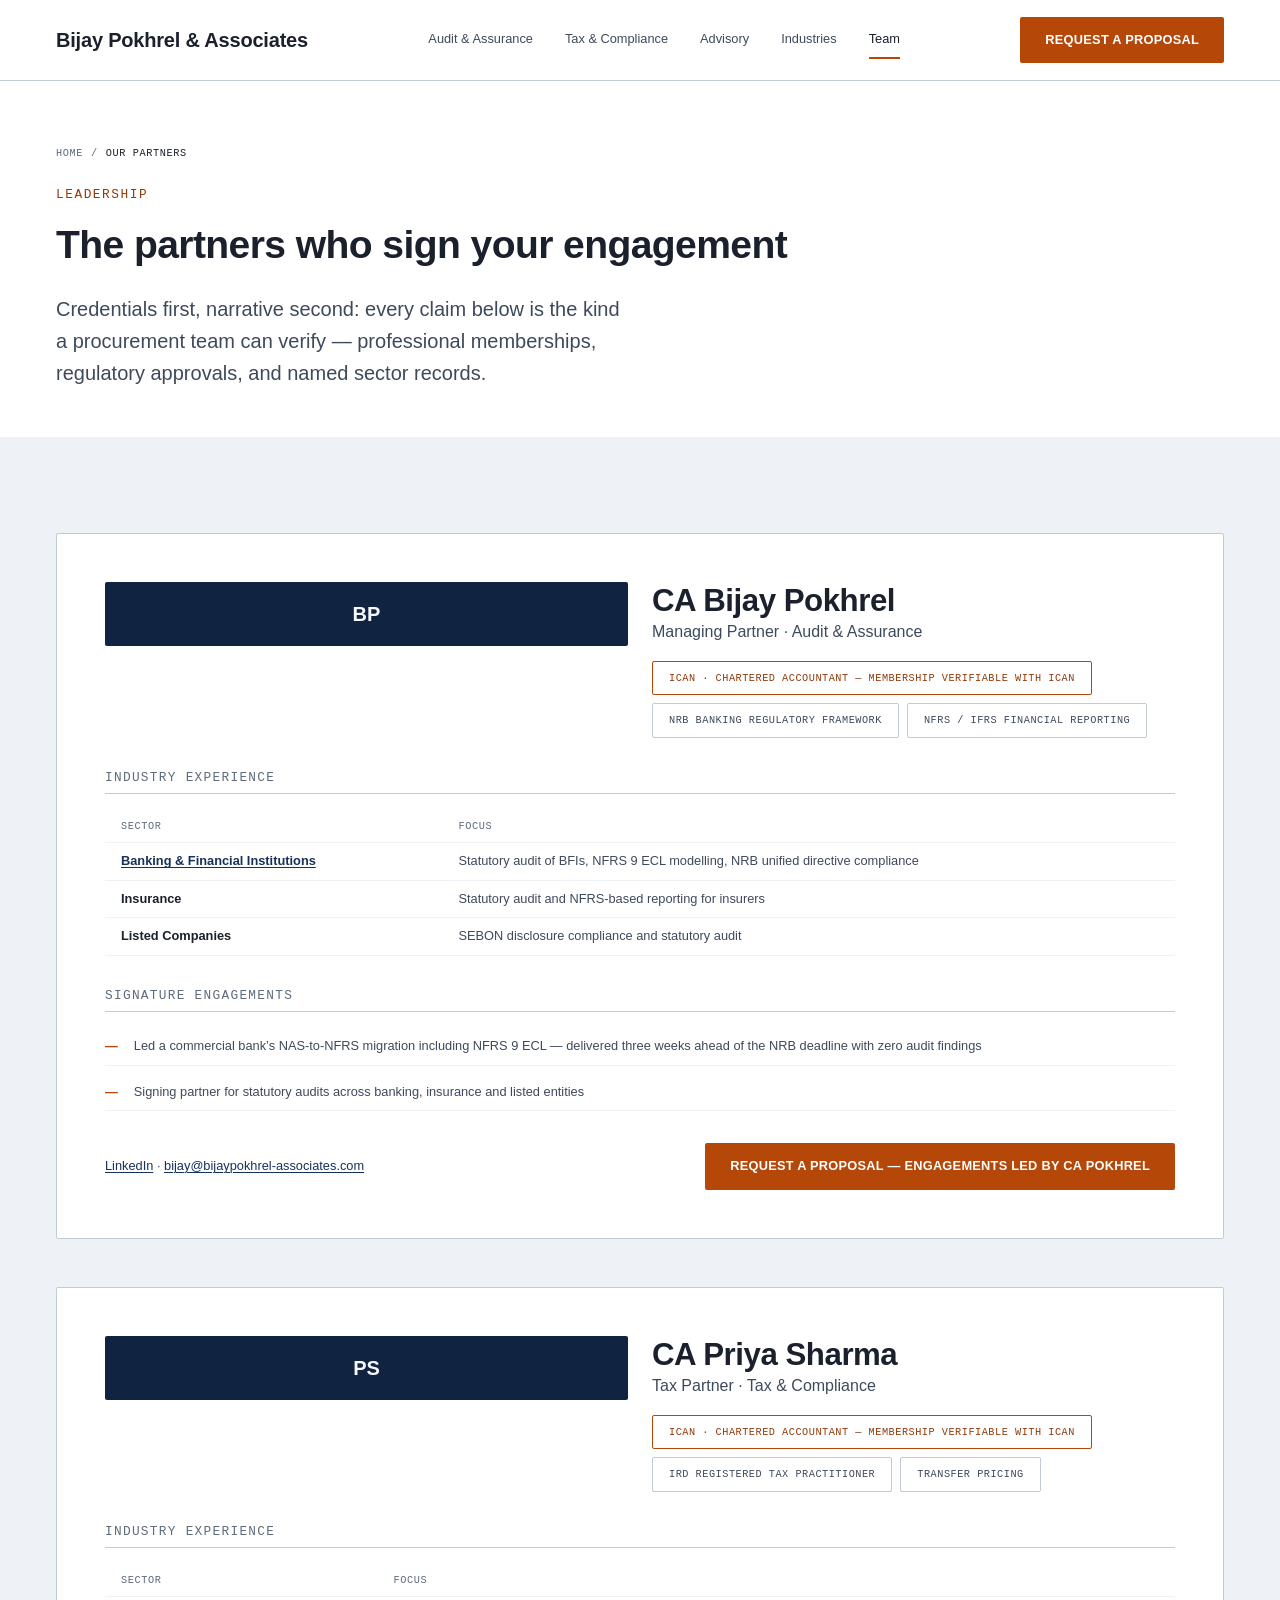
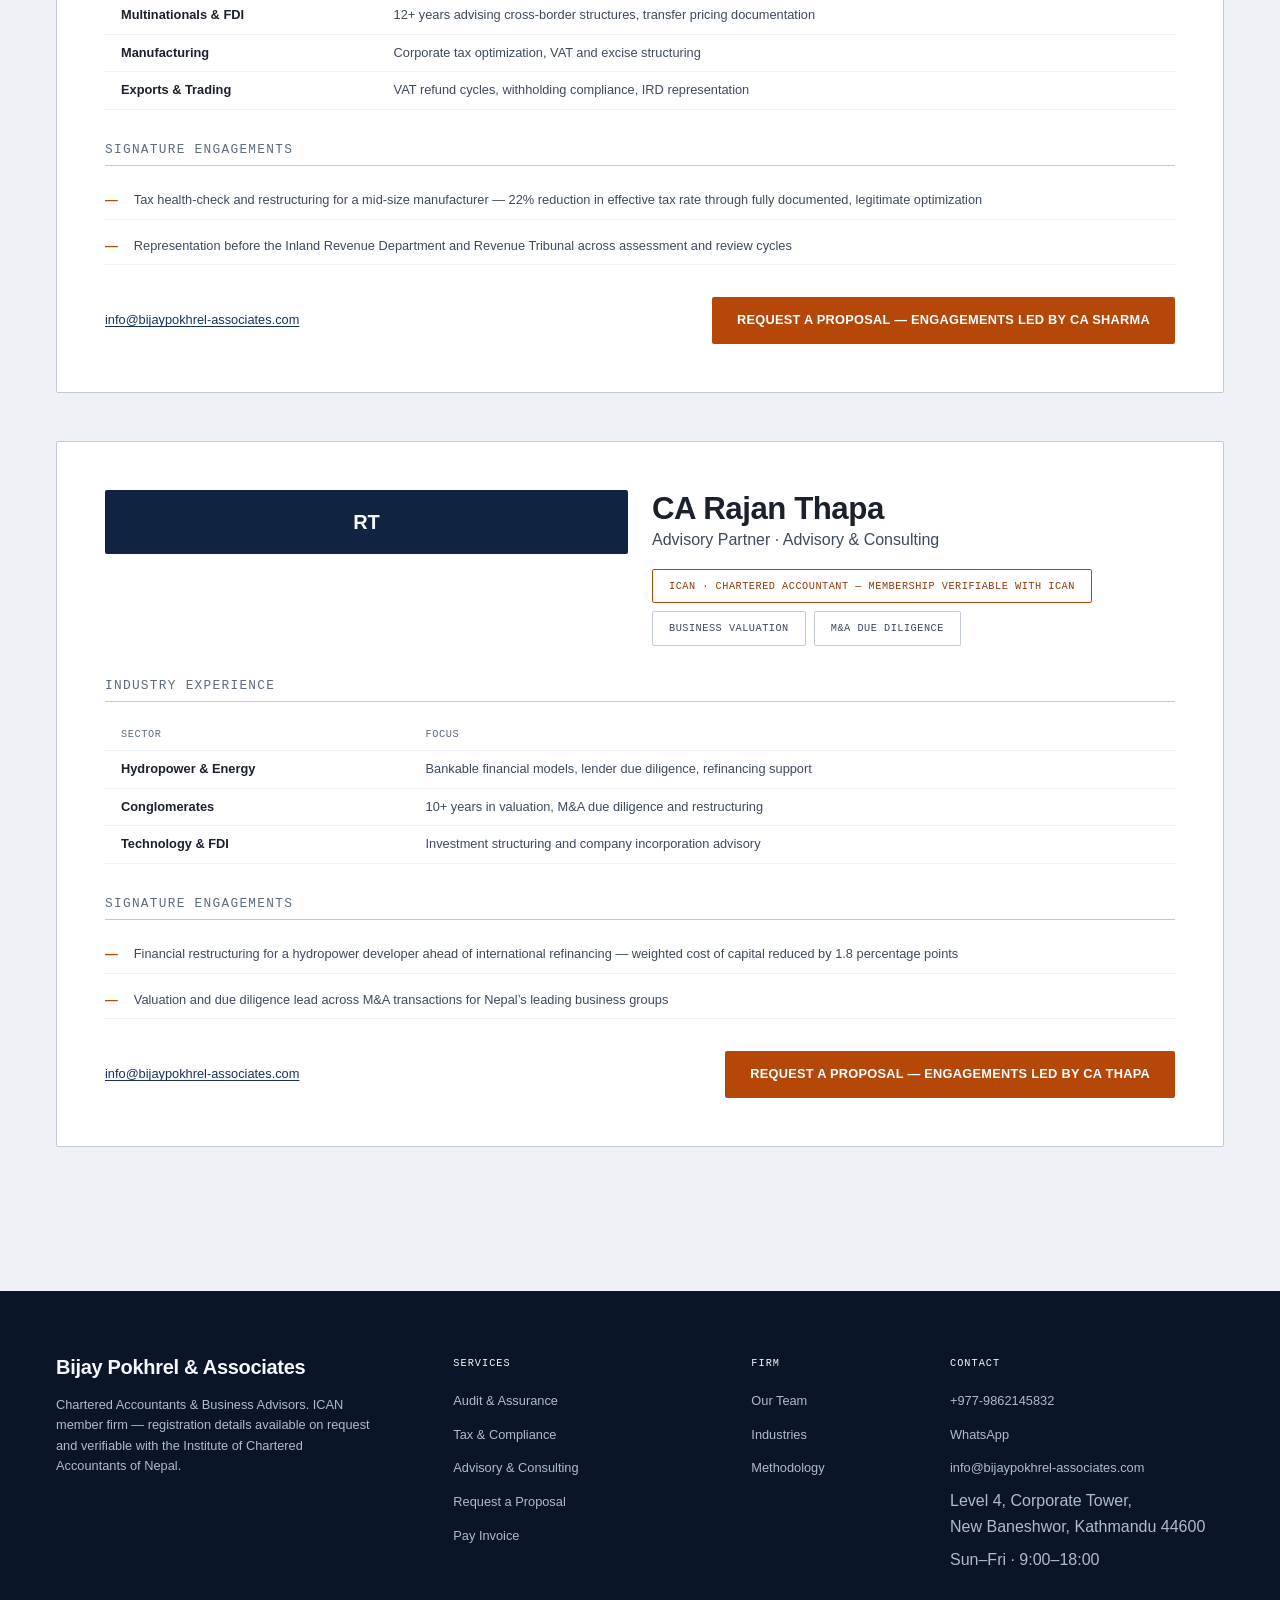
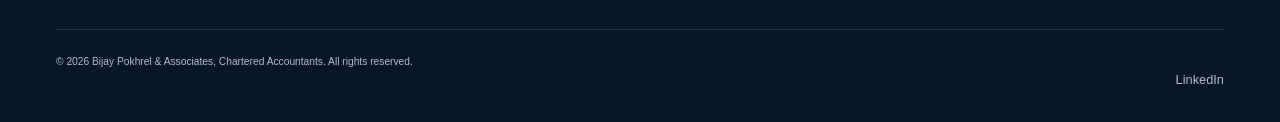
<file: team.html>
<!DOCTYPE html>
<html lang="en">
<head>
<meta charset="UTF-8">
<meta name="viewport" content="width=device-width, initial-scale=1.0">
<title>Our Partners | Bijay Pokhrel &amp; Associates, Chartered Accountants</title>
<meta name="description" content="Meet the partners of Bijay Pokhrel &amp; Associates: ICAN-qualified Chartered Accountants with sector records in banking, tax and corporate advisory across Nepal.">
<meta name="robots" content="index, follow">
<link rel="canonical" href="https://www.bijaypokhrel-associates.com/team.html">

<meta property="og:type" content="website">
<meta property="og:url" content="https://www.bijaypokhrel-associates.com/team.html">
<meta property="og:title" content="Our Partners | Bijay Pokhrel &amp; Associates, Chartered Accountants">
<meta property="og:description" content="Meet the partners of Bijay Pokhrel &amp; Associates: ICAN-qualified Chartered Accountants with sector records in banking, tax and corporate advisory across Nepal.">
<meta name="twitter:card" content="summary">
<script type="application/ld+json">
{
  "@context": "https://schema.org",
  "@graph": [
    {
      "@type": "Person",
      "@id": "https://www.bijaypokhrel-associates.com/#bijay-pokhrel",
      "name": "Bijay Pokhrel",
      "honorificPrefix": "CA",
      "jobTitle": "Managing Partner",
      "worksFor": { "@id": "https://www.bijaypokhrel-associates.com/#organization" },
      "knowsAbout": ["Statutory Audit", "NFRS Implementation", "Nepal Rastra Bank Directives", "Banking Compliance"],
      "sameAs": "https://www.linkedin.com/in/bijay-pokhrel-8b09981b9"
    },
    {
      "@type": "Person",
      "name": "Priya Sharma",
      "honorificPrefix": "CA",
      "jobTitle": "Tax Partner",
      "worksFor": { "@id": "https://www.bijaypokhrel-associates.com/#organization" },
      "knowsAbout": ["Corporate Tax Planning", "VAT Compliance", "Transfer Pricing", "Tax Litigation"]
    },
    {
      "@type": "Person",
      "name": "Rajan Thapa",
      "honorificPrefix": "CA",
      "jobTitle": "Advisory Partner",
      "worksFor": { "@id": "https://www.bijaypokhrel-associates.com/#organization" },
      "knowsAbout": ["Business Valuation", "Due Diligence", "Mergers and Acquisitions", "Corporate Restructuring"]
    }
  ]
}
</script>
<link rel="stylesheet" href="assets/design-system.css">
<link rel="stylesheet" href="assets/site.css">
</head>
<body>

<a class="skip-link" href="#main">Skip to content</a>

<header class="site-header" id="siteHeader">
    <div class="container site-header__inner">
        <a class="site-header__logo" href="index.html">Bijay Pokhrel &amp; Associates</a>
        <button class="site-header__toggle" id="navToggle" aria-expanded="false" aria-controls="primaryNav">Menu</button>
        <nav class="site-header__nav" id="primaryNav" aria-label="Primary">
            <a href="audit-assurance.html">Audit &amp; Assurance</a>
            <a href="tax-compliance.html">Tax &amp; Compliance</a>
            <a href="advisory.html">Advisory</a>
            <a href="industry-banking.html">Industries</a>
            <a href="team.html" aria-current="page">Team</a>
        </nav>
        <a class="btn btn--primary site-header__cta" href="proposal.html">Request a Proposal</a>
    </div>
</header>

<main id="main">

<section class="page-hero">
    <div class="container">
        <nav class="breadcrumbs" aria-label="Breadcrumb">
            <ol>
                <li><a href="index.html">Home</a></li>
                <li><span aria-current="page">Our Partners</span></li>
            </ol>
        </nav>
        <span class="kicker">Leadership</span>
        <h1>The partners who sign your engagement</h1>
        <p class="hero__lead">Credentials first, narrative second: every claim below is the kind a
           procurement team can verify — professional memberships, regulatory approvals, and
           named sector records.</p>
    </div>
</section>

<section class="section section--alt">
    <div class="container">

        <!-- ================= PARTNER: BIJAY POKHREL ================= -->
        <article class="partner-profile" id="bijay-pokhrel">
            <header>
                <div class="monogram" aria-hidden="true">BP</div>
                <div>
                    <h2>CA Bijay Pokhrel</h2>
                    <span class="partner-card__role">Managing Partner · Audit &amp; Assurance</span>
                    <ul class="badge-list">
                        <li class="badge--verified">ICAN · Chartered Accountant — membership verifiable with ICAN</li>
                        <li>NRB Banking Regulatory Framework</li>
                        <li>NFRS / IFRS Financial Reporting</li>
                    </ul>
                </div>
            </header>

            <h3>Industry experience</h3>
            <table class="sector-table">
                <thead>
                    <tr><th scope="col">Sector</th><th scope="col">Focus</th></tr>
                </thead>
                <tbody>
                    <tr><td><a href="industry-banking.html">Banking &amp; Financial Institutions</a></td>
                        <td>Statutory audit of BFIs, NFRS 9 ECL modelling, NRB unified directive compliance</td></tr>
                    <tr><td>Insurance</td>
                        <td>Statutory audit and NFRS-based reporting for insurers</td></tr>
                    <tr><td>Listed Companies</td>
                        <td>SEBON disclosure compliance and statutory audit</td></tr>
                </tbody>
            </table>

            <h3>Signature engagements</h3>
            <ul class="scope-list">
                <li>Led a commercial bank&rsquo;s NAS-to-NFRS migration including NFRS 9 ECL — delivered three weeks ahead of the NRB deadline with zero audit findings</li>
                <li>Signing partner for statutory audits across banking, insurance and listed entities</li>
            </ul>

            <footer>
                <span class="contact-links">
                    <a href="https://www.linkedin.com/in/bijay-pokhrel-8b09981b9" rel="noopener" target="_blank">LinkedIn</a> ·
                    <a href="mailto:bijay@bijaypokhrel-associates.com">bijay@bijaypokhrel-associates.com</a>
                </span>
                <a class="btn btn--primary" href="proposal.html?service=Audit+%26+Assurance">Request a proposal — engagements led by CA Pokhrel</a>
            </footer>
        </article>

        <!-- ================= PARTNER: PRIYA SHARMA ================= -->
        <article class="partner-profile" id="priya-sharma">
            <header>
                <div class="monogram" aria-hidden="true">PS</div>
                <div>
                    <h2>CA Priya Sharma</h2>
                    <span class="partner-card__role">Tax Partner · Tax &amp; Compliance</span>
                    <ul class="badge-list">
                        <li class="badge--verified">ICAN · Chartered Accountant — membership verifiable with ICAN</li>
                        <li>IRD Registered Tax Practitioner</li>
                        <li>Transfer Pricing</li>
                    </ul>
                </div>
            </header>

            <h3>Industry experience</h3>
            <table class="sector-table">
                <thead>
                    <tr><th scope="col">Sector</th><th scope="col">Focus</th></tr>
                </thead>
                <tbody>
                    <tr><td>Multinationals &amp; FDI</td>
                        <td>12+ years advising cross-border structures, transfer pricing documentation</td></tr>
                    <tr><td>Manufacturing</td>
                        <td>Corporate tax optimization, VAT and excise structuring</td></tr>
                    <tr><td>Exports &amp; Trading</td>
                        <td>VAT refund cycles, withholding compliance, IRD representation</td></tr>
                </tbody>
            </table>

            <h3>Signature engagements</h3>
            <ul class="scope-list">
                <li>Tax health-check and restructuring for a mid-size manufacturer — 22% reduction in effective tax rate through fully documented, legitimate optimization</li>
                <li>Representation before the Inland Revenue Department and Revenue Tribunal across assessment and review cycles</li>
            </ul>

            <footer>
                <span class="contact-links">
                    <a href="mailto:info@bijaypokhrel-associates.com">info@bijaypokhrel-associates.com</a>
                </span>
                <a class="btn btn--primary" href="proposal.html?service=Tax+%26+Compliance">Request a proposal — engagements led by CA Sharma</a>
            </footer>
        </article>

        <!-- ================= PARTNER: RAJAN THAPA ================= -->
        <article class="partner-profile" id="rajan-thapa">
            <header>
                <div class="monogram" aria-hidden="true">RT</div>
                <div>
                    <h2>CA Rajan Thapa</h2>
                    <span class="partner-card__role">Advisory Partner · Advisory &amp; Consulting</span>
                    <ul class="badge-list">
                        <li class="badge--verified">ICAN · Chartered Accountant — membership verifiable with ICAN</li>
                        <li>Business Valuation</li>
                        <li>M&amp;A Due Diligence</li>
                    </ul>
                </div>
            </header>

            <h3>Industry experience</h3>
            <table class="sector-table">
                <thead>
                    <tr><th scope="col">Sector</th><th scope="col">Focus</th></tr>
                </thead>
                <tbody>
                    <tr><td>Hydropower &amp; Energy</td>
                        <td>Bankable financial models, lender due diligence, refinancing support</td></tr>
                    <tr><td>Conglomerates</td>
                        <td>10+ years in valuation, M&amp;A due diligence and restructuring</td></tr>
                    <tr><td>Technology &amp; FDI</td>
                        <td>Investment structuring and company incorporation advisory</td></tr>
                </tbody>
            </table>

            <h3>Signature engagements</h3>
            <ul class="scope-list">
                <li>Financial restructuring for a hydropower developer ahead of international refinancing — weighted cost of capital reduced by 1.8 percentage points</li>
                <li>Valuation and due diligence lead across M&amp;A transactions for Nepal&rsquo;s leading business groups</li>
            </ul>

            <footer>
                <span class="contact-links">
                    <a href="mailto:info@bijaypokhrel-associates.com">info@bijaypokhrel-associates.com</a>
                </span>
                <a class="btn btn--primary" href="proposal.html?service=Advisory+%26+Consulting">Request a proposal — engagements led by CA Thapa</a>
            </footer>
        </article>

    </div>
</section>

</main>

<footer class="site-footer">
    <div class="container">
        <div class="grid">
            <div class="col-4 footer-brand">
                <h2>Bijay Pokhrel &amp; Associates</h2>
                <p>Chartered Accountants &amp; Business Advisors. ICAN member firm —
                   registration details available on request and verifiable with the
                   Institute of Chartered Accountants of Nepal.</p>
            </div>
            <div class="col-3">
                <p class="footer-heading">Services</p>
                <ul>
                    <li><a href="audit-assurance.html">Audit &amp; Assurance</a></li>
                    <li><a href="tax-compliance.html">Tax &amp; Compliance</a></li>
                    <li><a href="advisory.html">Advisory &amp; Consulting</a></li>
                    <li><a href="proposal.html">Request a Proposal</a></li>
                    <li><a href="pay.html">Pay Invoice</a></li>
                </ul>
            </div>
            <div class="col-2">
                <p class="footer-heading">Firm</p>
                <ul>
                    <li><a href="team.html">Our Team</a></li>
                    <li><a href="industry-banking.html">Industries</a></li>
                    <li><a href="index.html#methodology">Methodology</a></li>
                </ul>
            </div>
            <div class="col-3">
                <p class="footer-heading">Contact</p>
                <ul>
                    <li><a href="tel:+9779862145832">+977-9862145832</a></li>
                    <li><a href="https://wa.me/9779862145832" target="_blank" rel="noopener noreferrer">WhatsApp</a></li>
                    <li><a href="mailto:info@bijaypokhrel-associates.com">info@bijaypokhrel-associates.com</a></li>
                    <li>Level 4, Corporate Tower,<br>New Baneshwor, Kathmandu 44600</li>
                    <li>Sun–Fri · 9:00–18:00</li>
                </ul>
            </div>
        </div>
        <div class="footer-bottom">
            <p>&copy; 2026 Bijay Pokhrel &amp; Associates, Chartered Accountants. All rights reserved.</p>
            <p><a href="https://www.linkedin.com/in/bijay-pokhrel-8b09981b9" rel="noopener" target="_blank">LinkedIn</a></p>
        </div>
    </div>
</footer>

<!-- Mobile sticky CTA bar — visible only on small screens -->
<div class="mobile-cta-bar" aria-label="Quick contact">
    <a class="btn btn--primary" href="proposal.html">Get a Proposal</a>
    <a class="btn btn--wa" href="https://wa.me/9779862145832" target="_blank" rel="noopener noreferrer">
        <svg aria-hidden="true" width="14" height="14" viewBox="0 0 24 24" fill="currentColor"><path d="M17.472 14.382c-.297-.149-1.758-.867-2.03-.967-.273-.099-.471-.148-.67.15-.197.297-.767.966-.94 1.164-.173.199-.347.223-.644.075-.297-.15-1.255-.463-2.39-1.475-.883-.788-1.48-1.761-1.653-2.059-.173-.297-.018-.458.13-.606.134-.133.298-.347.446-.52.149-.174.198-.298.298-.497.099-.198.05-.371-.025-.52-.075-.149-.669-1.612-.916-2.207-.242-.579-.487-.5-.669-.51-.173-.008-.371-.01-.57-.01-.198 0-.52.074-.792.372-.272.297-1.04 1.016-1.04 2.479 0 1.462 1.065 2.875 1.213 3.074.149.198 2.096 3.2 5.077 4.487.709.306 1.262.489 1.694.625.712.227 1.36.195 1.871.118.571-.085 1.758-.719 2.006-1.413.248-.694.248-1.289.173-1.413-.074-.124-.272-.198-.57-.347m-5.421 7.403h-.004a9.87 9.87 0 0 1-5.031-1.378l-.361-.214-3.741.982.998-3.648-.235-.374a9.86 9.86 0 0 1-1.51-5.26c.001-5.45 4.436-9.884 9.888-9.884 2.64 0 5.122 1.03 6.988 2.898a9.825 9.825 0 0 1 2.893 6.994c-.003 5.45-4.437 9.884-9.885 9.884m8.413-18.297A11.815 11.815 0 0 0 12.05 0C5.495 0 .16 5.335.157 11.892c0 2.096.547 4.142 1.588 5.945L.057 24l6.305-1.654a11.882 11.882 0 0 0 5.683 1.448h.005c6.554 0 11.89-5.335 11.893-11.893a11.821 11.821 0 0 0-3.48-8.413z"/></svg>
        WhatsApp
    </a>
    <a class="btn btn--ghost" href="tel:+9779862145832">Call</a>
</div>

<script src="assets/site.js"></script>
</body>
</html>
</file>
<file: assets/design-system.css>
/* ==========================================================================
   BIJAY POKHREL & ASSOCIATES — DESIGN SYSTEM
   Concepts: "Stability" and "Precision" (Swiss / International Style)
   --------------------------------------------------------------------------
   Rules of the system:
   - All spacing derives from an 8px (0.5rem) base unit. No arbitrary values.
   - Type sizes follow a 1.250 (Major Third) modular scale in rem.
   - Max border-radius is 2px. No gradients, no playful motion.
   - Every color pairing listed below meets WCAG 2.1 AA (≥ 4.5:1 body text,
     ≥ 3:1 large text / UI components). Verified ratios noted inline.
   ========================================================================== */

/* --------------------------------------------------------------------------
   1. DESIGN TOKENS
   -------------------------------------------------------------------------- */
:root {
  /* ---- Color: Trust palette ----
     Navy is the authority color; slate carries text; one high-contrast
     accent is reserved EXCLUSIVELY for conversion actions (CTAs). */
  --color-navy-900: #0a1628;   /* page footer, inverted sections          */
  --color-navy-800: #102341;   /* primary brand surface                   */
  --color-navy-700: #16325c;   /* hover state of navy surfaces            */
  --color-navy-100: #dbe4f0;   /* tinted backgrounds, dividers on navy    */

  --color-slate-900: #1a202c;  /* headings on light    (16.0:1 on white)  */
  --color-slate-700: #3d4a5c;  /* body text on light   ( 9.6:1 on white)  */
  --color-slate-500: #5d6b7e;  /* secondary text       ( 5.6:1 on white)  */
  --color-slate-300: #c2cad6;  /* borders, rules — decorative only        */
  --color-slate-100: #eef1f5;  /* section background alternation          */

  --color-white: #ffffff;
  --color-paper: #fafbfc;      /* default page background                 */

  /* Accent: reserved for CTAs and key data. AA-checked:
     - white text on accent-600 = 4.6:1 ✓ (normal text)
     - accent-700 text on white = 6.3:1 ✓                                  */
  --color-accent-600: #b54708; /* burnt amber — high contrast, not neon   */
  --color-accent-700: #93390a;
  --color-accent-100: #fdeadd;

  /* Semantic states (form feedback) — all ≥ 4.5:1 on white */
  --color-error-600: #b42318;
  --color-error-100: #fdecea;
  --color-success-600: #196b3a;
  --color-success-100: #e6f4ec;

  /* Aliases (use these in components, never raw hex) */
  --bg-page: var(--color-paper);
  --bg-section-alt: var(--color-slate-100);
  --bg-inverted: var(--color-navy-800);
  --text-heading: var(--color-slate-900);
  --text-body: var(--color-slate-700);
  --text-secondary: var(--color-slate-500);
  --text-on-dark: #f4f7fb;            /* 15.2:1 on navy-800 ✓ */
  --text-on-dark-muted: #aebccf;      /*  7.1:1 on navy-800 ✓ */
  --border-default: var(--color-slate-300);

  /* ---- Spacing: 8px base-unit scale. ONLY these values are legal. ---- */
  --space-1: 0.5rem;    /*  8px */
  --space-2: 1rem;      /* 16px */
  --space-3: 1.5rem;    /* 24px */
  --space-4: 2rem;      /* 32px */
  --space-6: 3rem;      /* 48px */
  --space-8: 4rem;      /* 64px */
  --space-12: 6rem;     /* 96px */
  --space-16: 8rem;     /* 128px */

  /* ---- Typography: system-first professional sans stack ---- */
  --font-sans: "Inter", "Roboto", -apple-system, BlinkMacSystemFont,
               "Segoe UI", "Helvetica Neue", Arial, sans-serif;
  --font-mono: "Roboto Mono", ui-monospace, "SF Mono", Menlo, monospace;

  /* Modular scale: 1rem base × 1.250 (Major Third) */
  --text-xs:  0.64rem;   /* 1 ÷ 1.25²  — legal/meta            */
  --text-sm:  0.8rem;    /* 1 ÷ 1.25   — captions, labels      */
  --text-md:  1rem;      /* base       — body                  */
  --text-lg:  1.25rem;   /* × 1.25     — lead paragraph, h4    */
  --text-xl:  1.563rem;  /* × 1.25²    — h3                    */
  --text-2xl: 1.953rem;  /* × 1.25³    — h2                    */
  --text-3xl: 2.441rem;  /* × 1.25⁴    — h1                    */
  --text-4xl: 3.052rem;  /* × 1.25⁵    — hero display          */

  --leading-tight: 1.2;
  --leading-body: 1.6;

  /* ---- Geometry: precision, not softness ---- */
  --radius: 2px;                       /* maximum allowed radius */
  --border-width: 1px;
  --rule-accent: 2px solid var(--color-accent-600);

  /* ---- Elevation: subtle, monochrome — depth without decoration ---- */
  --shadow-1: 0 1px 2px rgba(10, 22, 40, 0.06);
  --shadow-2: 0 2px 8px rgba(10, 22, 40, 0.10);
  --shadow-3: 0 8px 24px rgba(10, 22, 40, 0.12);

  /* ---- Motion: fast and decisive, never bouncy ---- */
  --ease-precise: cubic-bezier(0.4, 0, 0.2, 1);
  --duration-fast: 150ms;
  --duration-base: 200ms;

  /* ---- Layout ---- */
  --container-max: 76rem;              /* 1216px = 152 × 8px ✓ */
  --header-height: 5rem;               /* 80px  = 10 units     */
  --header-height-compact: 3.5rem;     /* 56px  =  7 units     */
}

/* --------------------------------------------------------------------------
   2. BASE
   -------------------------------------------------------------------------- */
*,
*::before,
*::after { box-sizing: border-box; margin: 0; padding: 0; }

html { font-size: 100%; scroll-behavior: smooth; }

@media (prefers-reduced-motion: reduce) {
  html { scroll-behavior: auto; }
  *, *::before, *::after { transition-duration: 0.01ms !important; animation-duration: 0.01ms !important; }
}

body {
  font-family: var(--font-sans);
  font-size: var(--text-md);
  line-height: var(--leading-body);
  color: var(--text-body);
  background: var(--bg-page);
  -webkit-font-smoothing: antialiased;
}

h1, h2, h3, h4 {
  font-family: var(--font-sans);
  color: var(--text-heading);
  line-height: var(--leading-tight);
  letter-spacing: -0.015em;
  font-weight: 700;
}
h1 { font-size: var(--text-3xl); }
h2 { font-size: var(--text-2xl); }
h3 { font-size: var(--text-xl); }
h4 { font-size: var(--text-lg); }

p + p { margin-top: var(--space-2); }

a { color: var(--color-navy-700); text-decoration-thickness: 1px; text-underline-offset: 2px; }
a:hover { color: var(--color-accent-700); }

:focus-visible {
  outline: 2px solid var(--color-accent-600);
  outline-offset: 2px;
}

/* --------------------------------------------------------------------------
   3. THE GRID — 12 columns, 8px-derived gutters
   -------------------------------------------------------------------------- */
.container {
  width: 100%;
  max-width: var(--container-max);
  margin-inline: auto;
  padding-inline: var(--space-3);          /* 24px */
}

.grid {
  display: grid;
  grid-template-columns: repeat(12, minmax(0, 1fr));
  gap: var(--space-3);                     /* 24px gutter */
}

/* Column spans: .col-1 … .col-12 */
.col-1  { grid-column: span 1; }  .col-2  { grid-column: span 2; }
.col-3  { grid-column: span 3; }  .col-4  { grid-column: span 4; }
.col-5  { grid-column: span 5; }  .col-6  { grid-column: span 6; }
.col-7  { grid-column: span 7; }  .col-8  { grid-column: span 8; }
.col-9  { grid-column: span 9; }  .col-10 { grid-column: span 10; }
.col-11 { grid-column: span 11; } .col-12 { grid-column: span 12; }

@media (max-width: 64rem) {  /* 1024px: halve */
  [class*="col-"] { grid-column: span 6; }
  .col-12 { grid-column: span 12; }
}
@media (max-width: 40rem) {  /* 640px: stack */
  [class*="col-"] { grid-column: span 12; }
}

.section { padding-block: var(--space-12); }          /* 96px rhythm   */
.section--compact { padding-block: var(--space-8); }  /* 64px          */
.section--alt { background: var(--bg-section-alt); }
.section--inverted { background: var(--bg-inverted); color: var(--text-on-dark-muted); }
.section--inverted h1, .section--inverted h2,
.section--inverted h3, .section--inverted h4 { color: var(--text-on-dark); }

/* --------------------------------------------------------------------------
   4. COMPONENTS
   -------------------------------------------------------------------------- */

/* ---- 4.1 Buttons ---- */
.btn {
  display: inline-flex;
  align-items: center;
  justify-content: center;
  gap: var(--space-1);
  padding: var(--space-2) var(--space-3);          /* 16 / 24 */
  font: 600 var(--text-sm) / 1 var(--font-sans);
  letter-spacing: 0.02em;
  text-transform: uppercase;
  text-decoration: none;
  border: var(--border-width) solid transparent;
  border-radius: var(--radius);
  cursor: pointer;
  transition: background-color var(--duration-fast) var(--ease-precise),
              border-color var(--duration-fast) var(--ease-precise);
}
.btn--primary { background: var(--color-accent-600); color: var(--color-white); }   /* 4.6:1 ✓ */
.btn--primary:hover { background: var(--color-accent-700); color: var(--color-white); }
.btn--secondary { background: var(--color-navy-800); color: var(--text-on-dark); }
.btn--secondary:hover { background: var(--color-navy-700); color: var(--text-on-dark); }
.btn--ghost { background: transparent; color: var(--color-navy-800); border-color: var(--color-navy-800); }
.btn--ghost:hover { background: var(--color-navy-800); color: var(--text-on-dark); }

/* ---- 4.2 Data Card — firm statistics ("620+ Audits Completed") ----
   Usage:
   <div class="data-card">
     <span class="data-card__value">620<sup>+</sup></span>
     <span class="data-card__label">Audits Completed</span>
     <span class="data-card__context">since 2015 · ICAN member firm</span>
   </div>                                                                  */
.data-card {
  display: flex;
  flex-direction: column;
  gap: var(--space-1);
  padding: var(--space-4);                          /* 32px */
  background: var(--color-white);
  border: var(--border-width) solid var(--border-default);
  border-top: var(--rule-accent);                   /* precision rule, not a gradient */
  border-radius: var(--radius);
}
.data-card__value {
  font-family: var(--font-mono);                    /* tabular figures = audit precision */
  font-size: var(--text-3xl);
  font-weight: 700;
  font-variant-numeric: tabular-nums;
  color: var(--text-heading);
  line-height: 1;
}
.data-card__value sup { font-size: var(--text-lg); color: var(--color-accent-600); }
.data-card__label {
  font-size: var(--text-sm);
  font-weight: 600;
  text-transform: uppercase;
  letter-spacing: 0.06em;
  color: var(--text-body);
}
.data-card__context { font-size: var(--text-xs); color: var(--text-secondary); }

/* On inverted (navy) sections */
.section--inverted .data-card {
  background: transparent;
  border-color: rgba(255, 255, 255, 0.16);
  border-top: var(--rule-accent);
}
.section--inverted .data-card__value { color: var(--text-on-dark); }
.section--inverted .data-card__label { color: var(--text-on-dark); }
.section--inverted .data-card__context { color: var(--text-on-dark-muted); }

/* ---- 4.3 Service Card — restrained hover depth ----
   Depth is communicated by a 1-step shadow increase and the accent rule
   sliding in. No lift transforms, no scaling, no color floods.            */
.service-card {
  position: relative;
  display: flex;
  flex-direction: column;
  gap: var(--space-2);
  padding: var(--space-4);
  background: var(--color-white);
  border: var(--border-width) solid var(--border-default);
  border-radius: var(--radius);
  box-shadow: var(--shadow-1);
  transition: box-shadow var(--duration-base) var(--ease-precise),
              border-color var(--duration-base) var(--ease-precise);
}
.service-card::before {                /* accent rule, drawn on hover */
  content: "";
  position: absolute;
  top: -1px; left: -1px;
  width: calc(100% + 2px);
  height: 2px;
  background: var(--color-accent-600);
  transform: scaleX(0);
  transform-origin: left;
  transition: transform var(--duration-base) var(--ease-precise);
}
.service-card:hover,
.service-card:focus-within {
  border-color: var(--color-slate-500);
  box-shadow: var(--shadow-2);
}
.service-card:hover::before,
.service-card:focus-within::before { transform: scaleX(1); }

.service-card__index {                 /* "01" — engineering-drawing numbering */
  font-family: var(--font-mono);
  font-size: var(--text-sm);
  color: var(--color-accent-600);
}
.service-card__title { font-size: var(--text-xl); }
.service-card__body { font-size: var(--text-sm); flex-grow: 1; }
.service-card__link {
  font-size: var(--text-sm);
  font-weight: 600;
  text-transform: uppercase;
  letter-spacing: 0.04em;
  color: var(--color-navy-800);
  text-decoration: none;
  border-bottom: 1px solid var(--border-default);
  align-self: flex-start;
  padding-bottom: 2px;
  transition: border-color var(--duration-fast) var(--ease-precise);
}
.service-card:hover .service-card__link { border-color: var(--color-accent-600); color: var(--color-accent-700); }

/* ---- 4.4 Sticky Header — shrinks on scroll ----
   JS contract: add .site-header--compact to the header when
   window.scrollY > 48 (see snippet at the bottom of this file).           */
.site-header {
  position: sticky;
  top: 0;
  z-index: 100;
  background: var(--color-white);
  border-bottom: var(--border-width) solid var(--border-default);
  transition: box-shadow var(--duration-base) var(--ease-precise);
}
.site-header__inner {
  display: flex;
  align-items: center;
  justify-content: space-between;
  gap: var(--space-4);
  height: var(--header-height);
  transition: height var(--duration-base) var(--ease-precise);
}
.site-header--compact { box-shadow: var(--shadow-2); }
.site-header--compact .site-header__inner { height: var(--header-height-compact); }

.site-header__logo {
  font-size: var(--text-lg);
  font-weight: 700;
  color: var(--text-heading);
  text-decoration: none;
  letter-spacing: -0.01em;
  transition: font-size var(--duration-base) var(--ease-precise);
}
.site-header--compact .site-header__logo { font-size: var(--text-md); }

.site-header__nav { display: flex; gap: var(--space-4); }
.site-header__nav a {
  font-size: var(--text-sm);
  font-weight: 500;
  color: var(--text-body);
  text-decoration: none;
  padding-block: var(--space-1);
  border-bottom: 2px solid transparent;
}
.site-header__nav a:hover,
.site-header__nav a[aria-current="page"] {
  color: var(--text-heading);
  border-bottom-color: var(--color-accent-600);
}

/* --------------------------------------------------------------------------
   5. HEADER SCROLL BEHAVIOR (reference implementation)
   --------------------------------------------------------------------------
   <script>
     const header = document.querySelector('.site-header');
     let ticking = false;
     window.addEventListener('scroll', () => {
       if (ticking) return;
       ticking = true;
       requestAnimationFrame(() => {
         header.classList.toggle('site-header--compact', window.scrollY > 48);
         ticking = false;
       });
     }, { passive: true });
   </script>
   ------------------------------------------------------------------------ */
</file>
<file: assets/site.css>
/* ==========================================================================
   SITE COMPOSITIONS — built exclusively from design-system.css tokens.
   Components here are page-level arrangements (header nav, hero, footer,
   trust-funnel blocks). No raw hex values, no off-scale spacing.
   ========================================================================== */

/* ---- Accessibility ---- */
.skip-link {
  position: absolute; left: -9999px; top: 0; z-index: 200;
  padding: var(--space-1) var(--space-2);
  background: var(--color-navy-800); color: var(--text-on-dark);
}
.skip-link:focus { left: 0; }

/* ---- Kicker: mono section eyebrow — replaces decorative badges ---- */
.kicker {
  display: block;
  font-family: var(--font-mono);
  font-size: var(--text-sm);
  font-weight: 500;
  text-transform: uppercase;
  letter-spacing: 0.12em;
  color: var(--color-accent-700);
  margin-bottom: var(--space-2);
}
.section--inverted .kicker { color: var(--color-accent-100); }

.section__intro { max-width: 44rem; margin-bottom: var(--space-6); }
.section__intro p { margin-top: var(--space-2); }

/* ---- Header extensions: CTA + mobile nav ---- */
.site-header__cta { flex-shrink: 0; }
.site-header__toggle {
  display: none;
  font: 600 var(--text-sm)/1 var(--font-sans);
  text-transform: uppercase; letter-spacing: 0.04em;
  padding: var(--space-1) var(--space-2);
  background: none; border: var(--border-width) solid var(--border-default);
  border-radius: var(--radius); color: var(--text-heading); cursor: pointer;
}
@media (max-width: 64rem) {
  .site-header__nav {
    display: none;
    position: absolute; top: 100%; left: 0; right: 0;
    flex-direction: column; gap: 0;
    background: var(--color-white);
    border-bottom: var(--border-width) solid var(--border-default);
    box-shadow: var(--shadow-2);
  }
  .site-header__nav.open { display: flex; }
  .site-header__nav a { padding: var(--space-2) var(--space-3); border-bottom: 1px solid var(--color-slate-100); }
  .site-header__toggle { display: inline-flex; }
  .site-header__cta { display: none; }
}

/* ---- Hero ---- */
.hero { padding-block: var(--space-12) var(--space-8); background: var(--color-white); }
.hero h1 {
  font-size: clamp(var(--text-2xl), 4.5vw, var(--text-4xl));
  max-width: 18em;
}
.hero__lead { max-width: 36rem; margin-top: var(--space-3); font-size: var(--text-lg); }
.hero__actions { display: flex; gap: var(--space-2); flex-wrap: wrap; margin-top: var(--space-4); }
.hero__stats {
  display: grid; grid-template-columns: repeat(4, 1fr); gap: var(--space-3);
  margin-top: var(--space-8); padding-top: var(--space-6);
  border-top: var(--border-width) solid var(--border-default);
}
@media (max-width: 64rem) { .hero__stats { grid-template-columns: repeat(2, 1fr); } }
@media (max-width: 40rem) { .hero__stats { grid-template-columns: 1fr; } }

/* ---- Credentials ribbon: static, no marquee ---- */
.ribbon { background: var(--bg-inverted); padding-block: var(--space-3); }
.ribbon ul {
  display: flex; flex-wrap: wrap; gap: var(--space-2) var(--space-6);
  justify-content: space-between; list-style: none;
}
.ribbon li {
  font-family: var(--font-mono); font-size: var(--text-sm);
  text-transform: uppercase; letter-spacing: 0.06em;
  color: var(--text-on-dark);
}
.ribbon li::before { content: "— "; color: var(--color-accent-100); }

/* ---- Industry tiles ---- */
.tile {
  display: flex; flex-direction: column; gap: var(--space-1);
  padding: var(--space-3);
  background: var(--color-white);
  border: var(--border-width) solid var(--border-default);
  border-radius: var(--radius);
  text-decoration: none; color: inherit;
  transition: border-color var(--duration-base) var(--ease-precise),
              box-shadow var(--duration-base) var(--ease-precise);
}
.tile h3 { font-size: var(--text-md); }
.tile p { font-size: var(--text-sm); color: var(--text-secondary); }
.tile .tile__go {
  margin-top: auto; padding-top: var(--space-1);
  font: 600 var(--text-xs)/1 var(--font-mono);
  text-transform: uppercase; letter-spacing: 0.08em;
  color: var(--color-accent-700);
}
a.tile:hover, a.tile:focus-visible { border-color: var(--color-accent-600); box-shadow: var(--shadow-2); }

/* ---- Case study (Challenge / Solution / Result) ---- */
.case-study {
  background: var(--color-white);
  border: var(--border-width) solid var(--border-default);
  border-left: var(--rule-accent);
  border-radius: var(--radius);
  padding: var(--space-4);
}
.case-study__tag {
  font-family: var(--font-mono); font-size: var(--text-xs);
  text-transform: uppercase; letter-spacing: 0.08em;
  color: var(--color-accent-700);
}
.case-study h3 { margin: var(--space-1) 0 var(--space-3); }
.case-study dl { display: grid; grid-template-columns: repeat(3, 1fr); gap: var(--space-3); }
@media (max-width: 40rem) { .case-study dl { grid-template-columns: 1fr; } }
.case-study dt {
  font-family: var(--font-mono); font-size: var(--text-xs);
  text-transform: uppercase; letter-spacing: 0.08em;
  color: var(--text-secondary); margin-bottom: var(--space-1);
}
.case-study dd { font-size: var(--text-sm); }
.case-study__result { font-weight: 600; color: var(--text-heading); }

/* ---- Methodology steps ---- */
.steps { counter-reset: step; display: grid; gap: var(--space-2); }
.step {
  counter-increment: step;
  display: flex; gap: var(--space-3); align-items: baseline;
  padding: var(--space-2) var(--space-3);
  background: var(--color-white);
  border: var(--border-width) solid var(--border-default);
  border-radius: var(--radius);
}
.step::before {
  content: counter(step, decimal-leading-zero);
  font-family: var(--font-mono); font-size: var(--text-lg); font-weight: 700;
  color: var(--color-accent-600); flex-shrink: 0;
}
.step h3 { font-size: var(--text-md); }
.step p { font-size: var(--text-sm); color: var(--text-secondary); }

/* ---- Credential badges ---- */
.badge-list { display: flex; flex-wrap: wrap; gap: var(--space-1); list-style: none; }
.badge-list li {
  font-family: var(--font-mono); font-size: var(--text-xs); font-weight: 500;
  text-transform: uppercase; letter-spacing: 0.05em;
  padding: var(--space-1) var(--space-2);
  border: var(--border-width) solid var(--border-default);
  border-radius: var(--radius);
  color: var(--text-body); background: var(--color-white);
}
.badge-list li.badge--verified { border-color: var(--color-accent-600); color: var(--color-accent-700); }

/* ---- Partner card (homepage strip) & monogram ---- */
.monogram {
  display: flex; align-items: center; justify-content: center;
  width: var(--space-8); height: var(--space-8);
  background: var(--color-navy-800); color: var(--text-on-dark);
  font: 700 var(--text-lg)/1 var(--font-sans);
  border-radius: var(--radius); flex-shrink: 0;
}
.partner-card {
  display: flex; flex-direction: column; gap: var(--space-2);
  padding: var(--space-4);
  background: var(--color-white);
  border: var(--border-width) solid var(--border-default);
  border-radius: var(--radius);
}
.partner-card h3 { font-size: var(--text-lg); }
.partner-card .partner-card__role {
  font-family: var(--font-mono); font-size: var(--text-xs);
  text-transform: uppercase; letter-spacing: 0.08em;
  color: var(--color-accent-700);
}
.partner-card p { font-size: var(--text-sm); }
.partner-card > a { font-size: var(--text-sm); font-weight: 600; align-self: flex-start; }

/* ---- Testimonial band ---- */
.quote { max-width: 48rem; }
.quote blockquote {
  font-size: var(--text-xl); line-height: 1.4; font-weight: 500;
  color: var(--text-on-dark); letter-spacing: -0.01em;
}
.quote blockquote::before { content: "“"; color: var(--color-accent-100); }
.quote blockquote::after { content: "”"; color: var(--color-accent-100); }
.quote figcaption {
  margin-top: var(--space-3);
  font-family: var(--font-mono); font-size: var(--text-sm);
  color: var(--text-on-dark-muted);
}

/* ---- CTA band ---- */
.cta-band { text-align: left; }
.cta-band .grid { align-items: center; }
.cta-band h2 { max-width: 20em; }
.cta-band__sla {
  margin-top: var(--space-2);
  font-family: var(--font-mono); font-size: var(--text-sm);
  color: var(--text-on-dark-muted);
}
.cta-band__actions { display: flex; gap: var(--space-2); flex-wrap: wrap; justify-content: flex-end; }
@media (max-width: 64rem) { .cta-band__actions { justify-content: flex-start; margin-top: var(--space-3); } }

/* ---- Footer ---- */
.site-footer { background: var(--color-navy-900); color: var(--text-on-dark-muted); padding-block: var(--space-8) var(--space-4); }
.site-footer h2 { font-size: var(--text-lg); color: var(--text-on-dark); }
.site-footer .footer-heading {
  font-family: var(--font-mono); font-size: var(--text-xs); font-weight: 500;
  text-transform: uppercase; letter-spacing: 0.1em;
  color: var(--text-on-dark); margin-bottom: var(--space-2);
}
.site-footer ul { list-style: none; }
.site-footer ul li { margin-bottom: var(--space-1); }
.site-footer a { color: var(--text-on-dark-muted); text-decoration: none; font-size: var(--text-sm); }
.site-footer a:hover { color: var(--text-on-dark); text-decoration: underline; }
.site-footer .footer-brand p { font-size: var(--text-sm); margin-top: var(--space-2); max-width: 20rem; }
.site-footer .footer-bottom {
  margin-top: var(--space-6); padding-top: var(--space-3);
  border-top: 1px solid rgba(255, 255, 255, 0.12);
  display: flex; justify-content: space-between; flex-wrap: wrap; gap: var(--space-2);
  font-size: var(--text-xs);
}

/* ---- Inner-page hero + breadcrumbs ---- */
.page-hero { background: var(--color-white); padding-block: var(--space-8) var(--space-6); }
.page-hero h1 { max-width: 24em; }
.page-hero .hero__lead { font-size: var(--text-lg); }
.breadcrumbs { font-family: var(--font-mono); font-size: var(--text-xs); text-transform: uppercase; letter-spacing: 0.06em; margin-bottom: var(--space-3); }
.breadcrumbs ol { list-style: none; display: flex; gap: var(--space-1); flex-wrap: wrap; }
.breadcrumbs li + li::before { content: "/"; margin-right: var(--space-1); color: var(--text-secondary); }
.breadcrumbs a { color: var(--text-secondary); text-decoration: none; }
.breadcrumbs a:hover { color: var(--color-accent-700); text-decoration: underline; }
.breadcrumbs [aria-current="page"] { color: var(--text-heading); }

/* ---- Definition list of regulations / scope items ---- */
.scope-list { list-style: none; display: grid; gap: var(--space-1); }
.scope-list li {
  display: flex; gap: var(--space-2); align-items: baseline;
  font-size: var(--text-sm); padding: var(--space-1) 0;
  border-bottom: 1px solid var(--color-slate-100);
}
.scope-list li::before {
  content: "—"; color: var(--color-accent-600); font-weight: 700; flex-shrink: 0;
}

/* ---- Engagement-partner block (trust funnel stage 3) ---- */
.engagement-partner {
  display: flex; gap: var(--space-3); align-items: flex-start;
  padding: var(--space-4);
  background: var(--color-white);
  border: var(--border-width) solid var(--border-default);
  border-top: var(--rule-accent);
  border-radius: var(--radius);
}
.engagement-partner h3 { font-size: var(--text-lg); }
.engagement-partner .partner-card__role { font-family: var(--font-mono); font-size: var(--text-xs); text-transform: uppercase; letter-spacing: 0.08em; color: var(--color-accent-700); }
.engagement-partner p { font-size: var(--text-sm); margin-top: var(--space-1); }
.engagement-partner .badge-list { margin-top: var(--space-2); }

/* ---- Partner full profile (team page) ---- */
.partner-profile {
  background: var(--color-white);
  border: var(--border-width) solid var(--border-default);
  border-radius: var(--radius);
  padding: var(--space-6);
  margin-bottom: var(--space-6);
}
.partner-profile header { display: flex; gap: var(--space-3); align-items: flex-start; flex-wrap: wrap; margin-bottom: var(--space-4); }
.partner-profile header > div { flex: 1; min-width: 16rem; }
.partner-profile h2 { font-size: var(--text-2xl); }
.partner-profile .badge-list { margin-top: var(--space-2); }
.partner-profile h3 {
  font-family: var(--font-mono); font-size: var(--text-sm); font-weight: 500;
  text-transform: uppercase; letter-spacing: 0.1em; color: var(--text-secondary);
  margin: var(--space-4) 0 var(--space-2);
  padding-bottom: var(--space-1);
  border-bottom: var(--border-width) solid var(--border-default);
}
.sector-table { width: 100%; border-collapse: collapse; font-size: var(--text-sm); }
.sector-table th, .sector-table td { text-align: left; padding: var(--space-1) var(--space-2); border-bottom: 1px solid var(--color-slate-100); }
.sector-table th { font-family: var(--font-mono); font-size: var(--text-xs); text-transform: uppercase; letter-spacing: 0.06em; color: var(--text-secondary); font-weight: 500; }
.sector-table td:first-child { font-weight: 600; color: var(--text-heading); }
.partner-profile footer { margin-top: var(--space-4); display: flex; gap: var(--space-2); flex-wrap: wrap; align-items: center; }
.partner-profile footer .contact-links { font-size: var(--text-sm); margin-right: auto; }

/* ---- Utility ---- */
.mt-2 { margin-top: var(--space-2); }
.mt-4 { margin-top: var(--space-4); }
.mt-6 { margin-top: var(--space-6); }

/* ---- Sticky mobile CTA bar ---- */
.mobile-cta-bar {
  display: none;
  position: fixed; bottom: 0; left: 0; right: 0; z-index: 100;
  background: var(--color-white);
  border-top: var(--border-width) solid var(--border-default);
  box-shadow: 0 -4px 16px rgba(0,0,0,0.08);
  padding: var(--space-2) var(--space-3);
  gap: var(--space-2);
}
.mobile-cta-bar .btn { flex: 1; text-align: center; font-size: var(--text-xs); padding: 0.75rem var(--space-1); }
.mobile-cta-bar .btn--wa {
  background: #25d366; color: #fff; border-color: #25d366;
  display: inline-flex; align-items: center; justify-content: center; gap: 0.35rem;
}
.mobile-cta-bar .btn--wa:hover { background: #1ebe5d; border-color: #1ebe5d; }
@media (max-width: 48rem) {
  .mobile-cta-bar { display: flex; }
  /* Prevent footer from sitting behind the bar */
  .site-footer { padding-bottom: calc(var(--space-8) + 4rem); }
}
</file>
